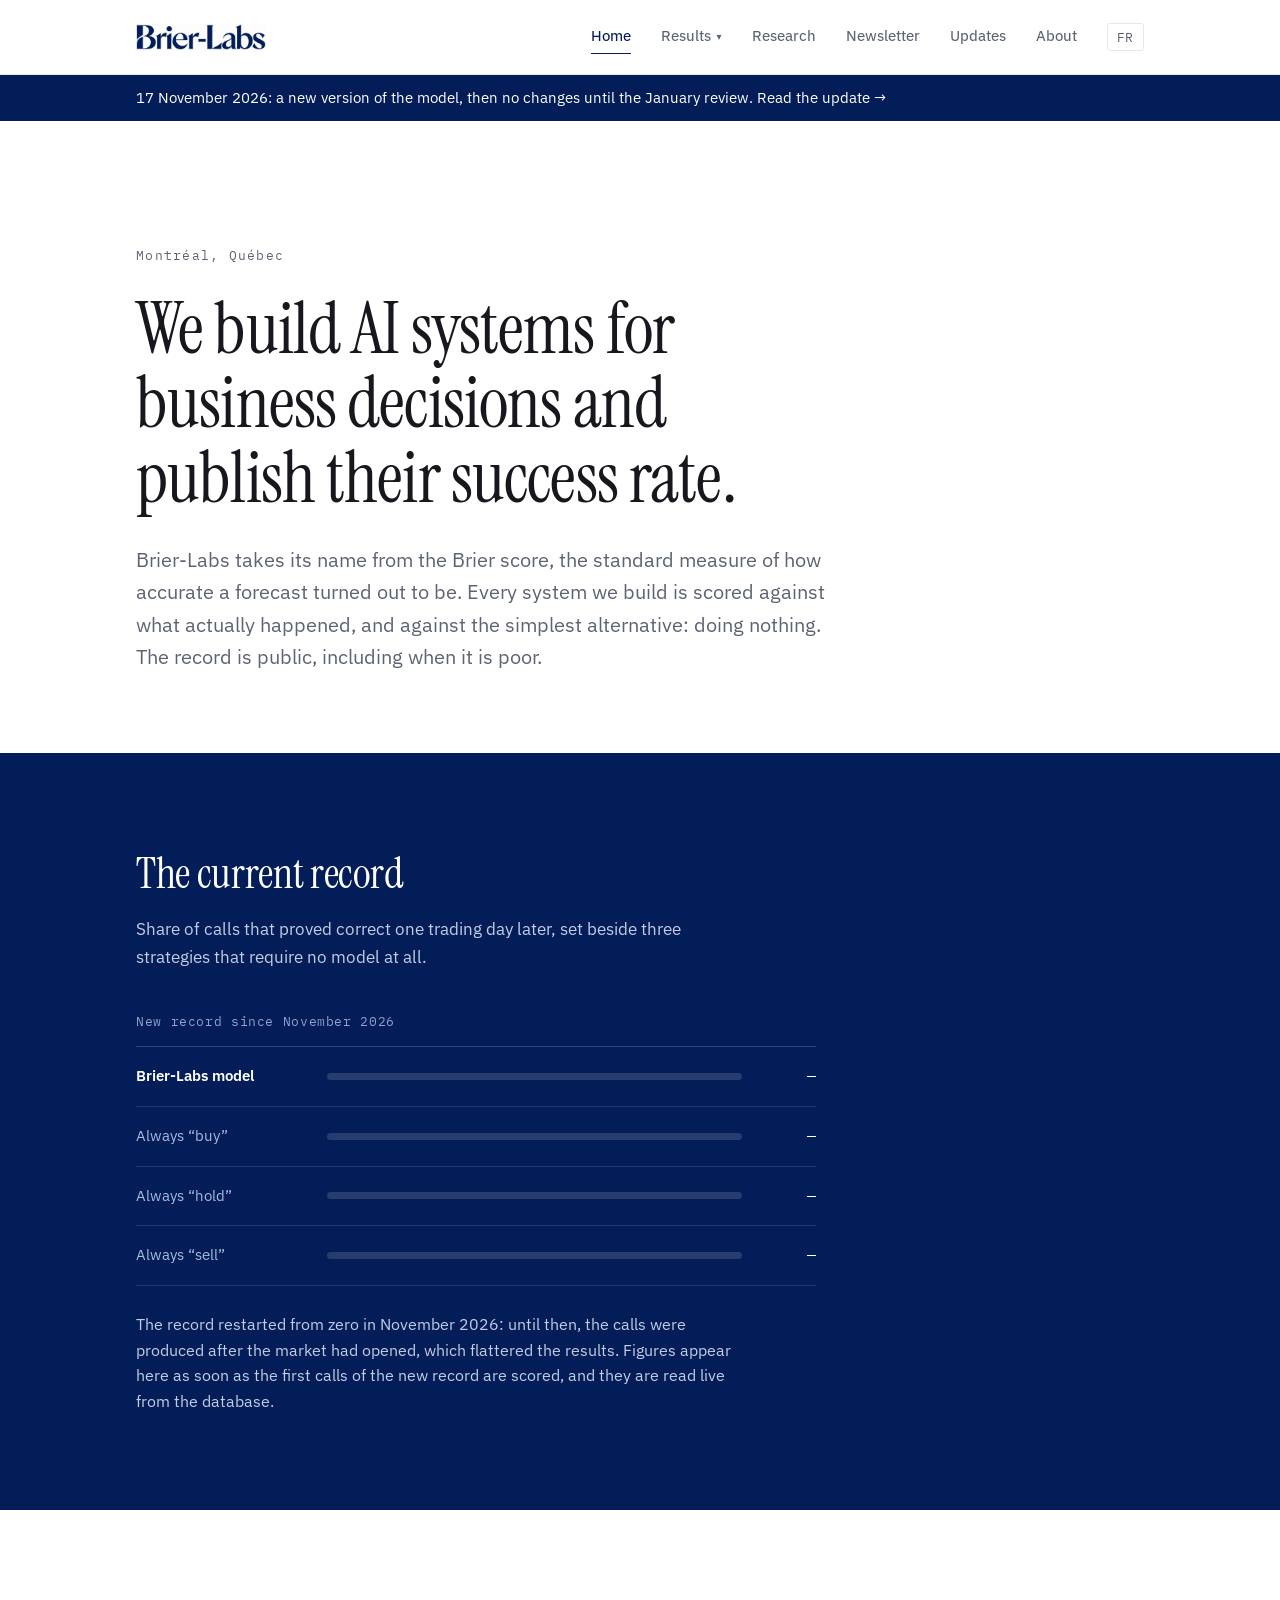
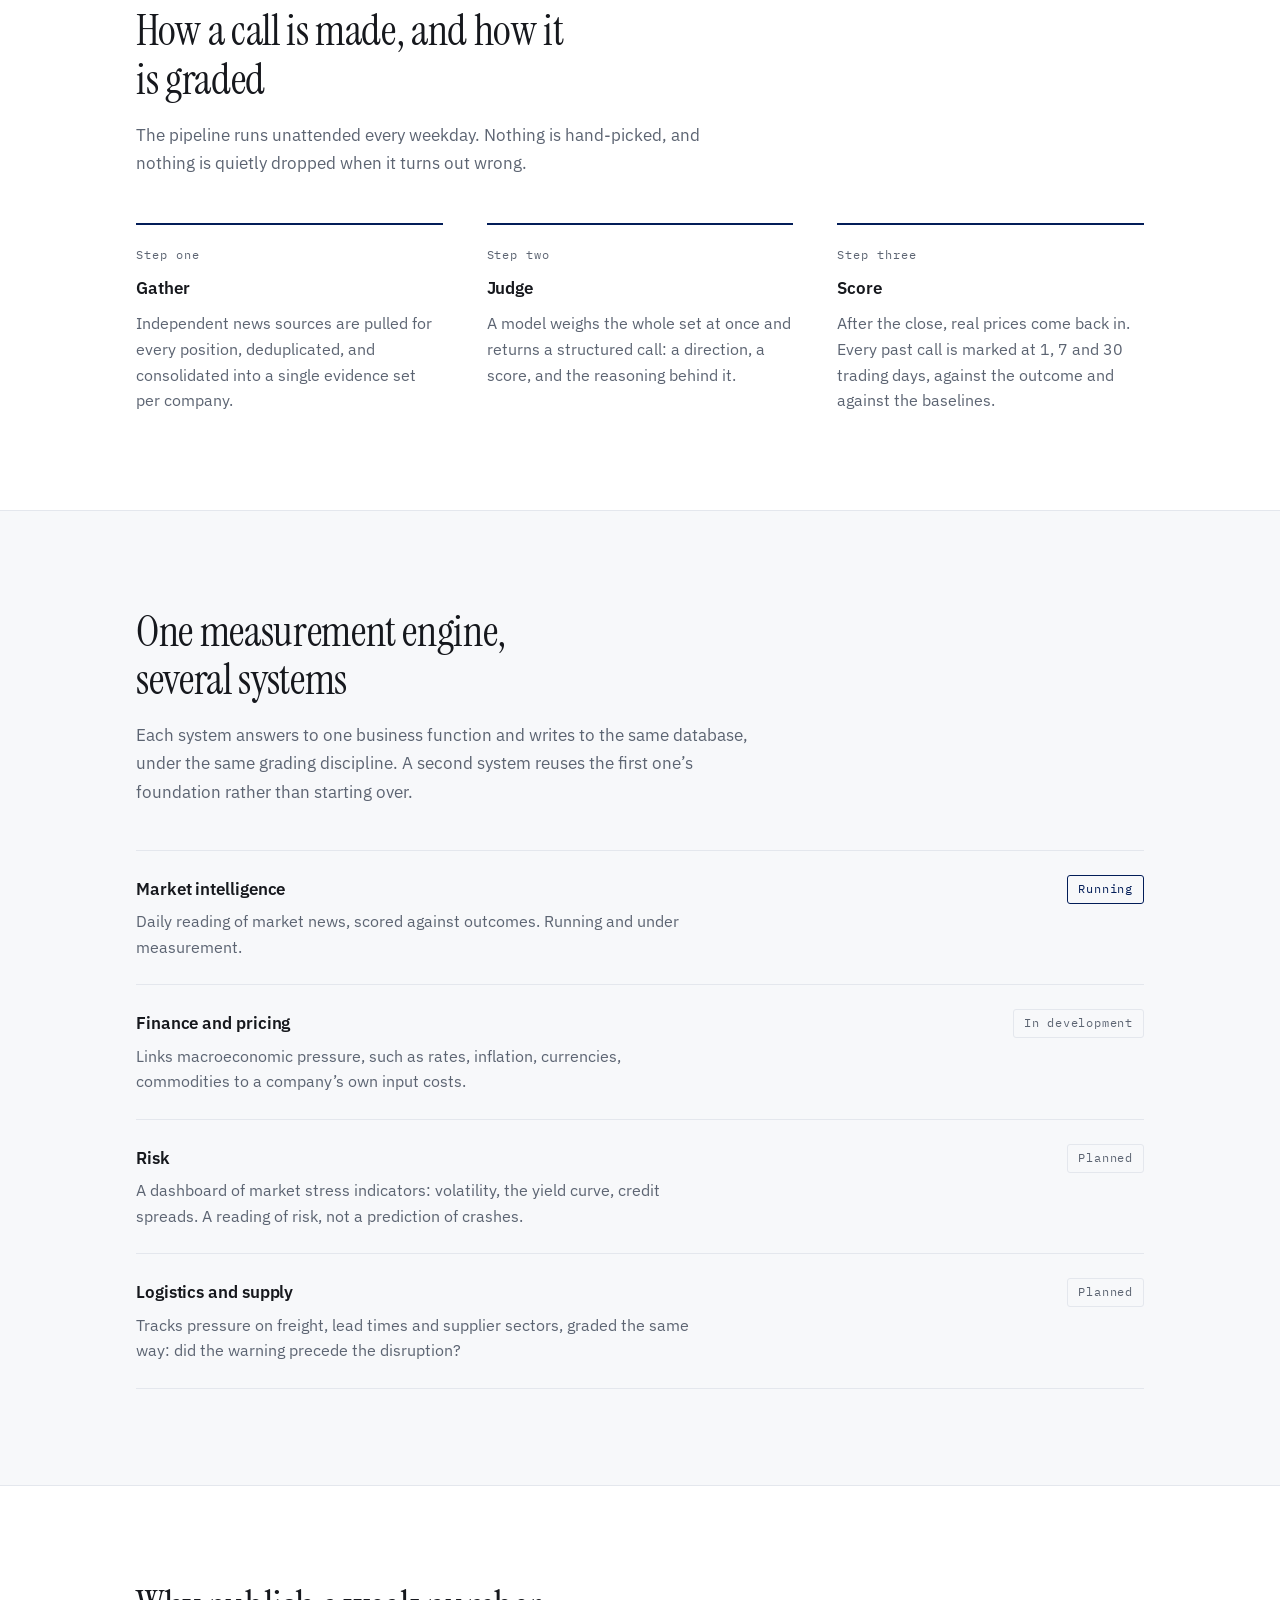
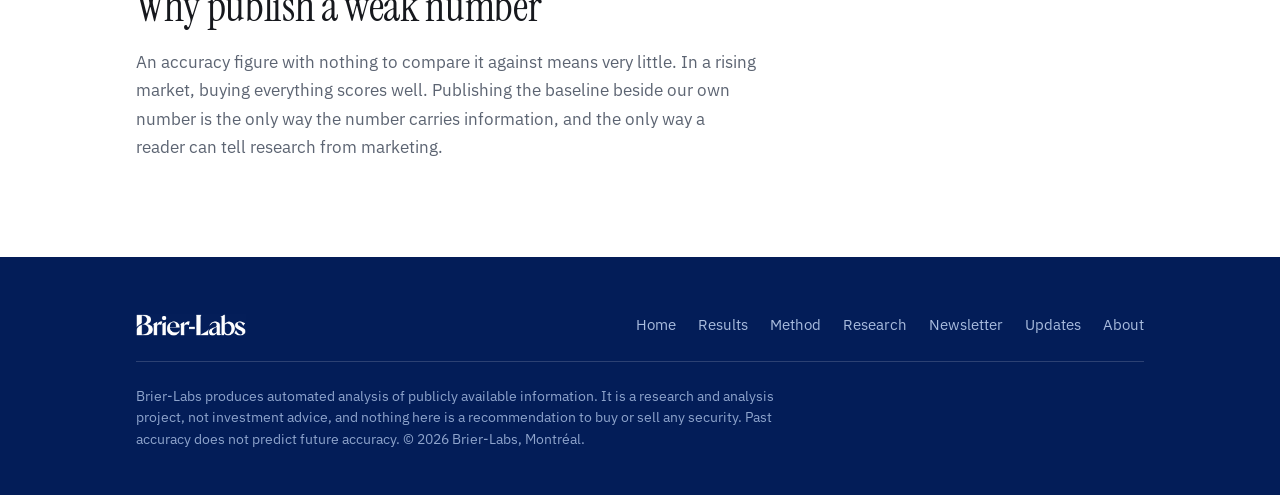
<file: index.html>
<!DOCTYPE html>
<html lang="en">
<head>
  <!-- Google tag (GTM-K6XMQ34F) : mesure d'audience, juste après <head> comme le demande Google -->
  <script async src="https://www.googletagmanager.com/gtm.js?id=GTM-K6XMQ34F"></script>
  <script>
    window.dataLayer = window.dataLayer || [];
    function gtag(){dataLayer.push(arguments);}
    gtag('js', new Date());
  </script>
<meta charset="utf-8">
<meta name="viewport" content="width=device-width, initial-scale=1">
<title>Brier-Labs — AI systems, measured</title>
<meta name="description" content="Brier-Labs builds AI systems for business decisions and publishes how often they are right, scored against real outcomes and against doing nothing.">
<meta property="og:title" content="Brier-Labs — AI systems, measured">
<meta property="og:description" content="Every system we build is scored against what actually happened. The record is public, including when it is poor.">
<meta property="og:image" content="logo-wordmark.png">
<meta property="og:type" content="website">
<link rel="icon" href="favicon.png">
<link rel="preconnect" href="https://fonts.googleapis.com">
<link rel="preconnect" href="https://fonts.gstatic.com" crossorigin>
<link href="https://fonts.googleapis.com/css2?family=Instrument+Serif:ital@0;1&family=IBM+Plex+Sans:wght@400;450;600&family=IBM+Plex+Mono:wght@400;500&display=swap" rel="stylesheet">
<link rel="stylesheet" href="styles.css">
</head>
<body>

<nav class="nav">
  <div class="wrap nav-in">
    <a class="nav-logo" href="index.html"><img src="logo-wordmark.png" alt="Brier-Labs"></a>
    <div class="nav-menu">
      <a href="index.html" class="on" aria-current="page"><span lang="en">Home</span><span lang="fr">Accueil</span></a>
      <div class="nav-groupe">
        <button class="nav-deroule" type="button" aria-expanded="false" aria-controls="sous-resultats"><span lang="en">Results</span><span lang="fr">Résultats</span><span class="nav-fleche" aria-hidden="true">▾</span></button>
        <div class="nav-sous" id="sous-resultats" hidden>
          <a href="results.html"><span lang="en">Daily results</span><span lang="fr">Résultats quotidiens</span></a>
          <a href="method.html"><span lang="en">Method</span><span lang="fr">Méthode</span></a>
        </div>
      </div>
      <a href="research.html"><span lang="en">Research</span><span lang="fr">Recherche</span></a>
      <a href="newsletter.html"><span lang="en">Newsletter</span><span lang="fr">Newsletter</span></a>
      <a href="updates.html"><span lang="en">Updates</span><span lang="fr">Mises à jour</span></a>
      <a href="about.html"><span lang="en">About</span><span lang="fr">À propos</span></a>
      <button class="lang" type="button">FR</button>
    </div>
  </div>
</nav>

<div class="annonce">
  <div class="wrap">
    <a href="updates.html#2026-11-17"><span lang="en">17 November 2026: a new version of the model, then no changes until the January review. Read the update →</span><span lang="fr">17 novembre 2026 : une nouvelle version du modèle, puis aucun changement avant le bilan de janvier. Lire la mise à jour →</span></a>
  </div>
</div>

<header class="hero">
  <div class="wrap">
    <p class="eyebrow"><span lang="en">Montréal, Québec</span><span lang="fr">Montréal, Québec</span></p>
    <h1 lang="en">We build AI systems for business decisions and publish their success rate.</h1>
    <h1 lang="fr">Nous construisons des systèmes d’IA pour la décision d’entreprise et nous publions leur taux de réussite.</h1>
    <p class="lede" lang="en">Brier-Labs takes its name from the Brier score, the standard measure of how accurate a forecast turned out to be. Every system we build is scored against what actually happened, and against the simplest alternative: doing nothing. The record is public, including when it is poor.</p>
    <p class="lede" lang="fr">Brier-Labs tient son nom du score de Brier, la mesure standard de la justesse d’une prévision. Chaque système que nous construisons est confronté à ce qui s’est réellement passé, et à l’option la plus simple : ne rien faire. Le relevé est public, y compris quand il est mauvais.</p>
  </div>
</header>

<section class="dark">
  <div class="wrap">
    <h2 lang="en">The current record</h2>
    <h2 lang="fr">Le relevé actuel</h2>
    <p class="sec-intro" lang="en">Share of calls that proved correct one trading day later, set beside three strategies that require no model at all.</p>
    <p class="sec-intro" lang="fr">Part des appels qui se sont avérés justes un jour de bourse plus tard, placée à côté de trois stratégies qui ne demandent aucun modèle.</p>

    <!-- Remplace en direct par data.js. Ce texte et ces barres vides ne
         restent visibles que si la base est injoignable. Pas de chiffres
         ecrits en dur : ils deviendraient faux sans que personne le voie. -->
    <div class="record">
      <div class="record-meta">
        <span lang="en">New record since November 2026</span>
        <span lang="fr">Nouveau relevé depuis novembre 2026</span>
      </div>

      <div class="row mine">
        <div class="row-name"><span lang="en">Brier-Labs model</span><span lang="fr">Modèle Brier-Labs</span></div>
        <div class="bar"><span style="width:0%"></span></div>
        <div class="row-val">—</div>
      </div>
      <div class="row">
        <div class="row-name"><span lang="en">Always “buy”</span><span lang="fr">Toujours « acheter »</span></div>
        <div class="bar"><span style="width:0%"></span></div>
        <div class="row-val">—</div>
      </div>
      <div class="row">
        <div class="row-name"><span lang="en">Always “hold”</span><span lang="fr">Toujours « conserver »</span></div>
        <div class="bar"><span style="width:0%"></span></div>
        <div class="row-val">—</div>
      </div>
      <div class="row">
        <div class="row-name"><span lang="en">Always “sell”</span><span lang="fr">Toujours « vendre »</span></div>
        <div class="bar"><span style="width:0%"></span></div>
        <div class="row-val">—</div>
      </div>

      <p class="read" lang="en">The record restarted from zero in November 2026: until then, the calls were produced after the market had opened, which flattered the results. Figures appear here as soon as the first calls of the new record are scored, and they are read live from the database.</p>
      <p class="read" lang="fr">Le relevé est reparti de zéro en novembre 2026 : jusque-là, les appels étaient produits après l’ouverture du marché, ce qui flattait les résultats. Les chiffres apparaissent ici dès que les premiers appels du nouveau relevé sont notés, et ils sont lus en direct dans la base.</p>
    </div>
  </div>
</section>

<section>
  <div class="wrap">
    <h2 lang="en">How a call is made, and how it is graded</h2>
    <h2 lang="fr">Comment un appel est produit, et comment il est noté</h2>
    <p class="sec-intro" lang="en">The pipeline runs unattended every weekday. Nothing is hand-picked, and nothing is quietly dropped when it turns out wrong.</p>
    <p class="sec-intro" lang="fr">Le pipeline tourne seul chaque jour ouvré. Rien n’est trié à la main, et rien n’est discrètement écarté lorsque le résultat déplaît.</p>

    <div class="steps">
      <div class="step">
        <div class="step-n"><span lang="en">Step one</span><span lang="fr">Étape une</span></div>
        <h3><span lang="en">Gather</span><span lang="fr">Collecter</span></h3>
        <p lang="en">Independent news sources are pulled for every position, deduplicated, and consolidated into a single evidence set per company.</p>
        <p lang="fr">Des sources d’actualité indépendantes sont interrogées pour chaque position, dédupliquées, et réunies en un seul ensemble par entreprise.</p>
      </div>
      <div class="step">
        <div class="step-n"><span lang="en">Step two</span><span lang="fr">Étape deux</span></div>
        <h3><span lang="en">Judge</span><span lang="fr">Analyser</span></h3>
        <p lang="en">A model weighs the whole set at once and returns a structured call: a direction, a score, and the reasoning behind it.</p>
        <p lang="fr">Un modèle pèse l’ensemble d’un seul tenant et renvoie un appel structuré : une direction, un score, et le raisonnement qui les soutient.</p>
      </div>
      <div class="step">
        <div class="step-n"><span lang="en">Step three</span><span lang="fr">Étape trois</span></div>
        <h3><span lang="en">Score</span><span lang="fr">Mesurer</span></h3>
        <p lang="en">After the close, real prices come back in. Every past call is marked at 1, 7 and 30 trading days, against the outcome and against the baselines.</p>
        <p lang="fr">Après la clôture, les prix réels reviennent. Chaque appel passé est noté à 1, 7 et 30 jours de bourse, contre le résultat et contre les références.</p>
      </div>
    </div>
  </div>
</section>

<section class="band">
  <div class="wrap">
    <h2 lang="en">One measurement engine, several systems</h2>
    <h2 lang="fr">Un moteur de mesure, plusieurs systèmes</h2>
    <p class="sec-intro" lang="en">Each system answers to one business function and writes to the same database, under the same grading discipline. A second system reuses the first one’s foundation rather than starting over.</p>
    <p class="sec-intro" lang="fr">Chaque système répond à une fonction de l’entreprise et écrit dans la même base, sous la même discipline de notation. Un second système réutilise les fondations du premier plutôt que de repartir de zéro.</p>

    <div class="mods">
      <div class="mod">
        <div>
          <h3><span lang="en">Market intelligence</span><span lang="fr">Intelligence de marché</span></h3>
          <p lang="en">Daily reading of market news, scored against outcomes. Running and under measurement.</p>
          <p lang="fr">Lecture quotidienne de l’actualité des marchés, notée contre les résultats. En fonctionnement, en cours de mesure.</p>
        </div>
        <span class="tag live"><span lang="en">Running</span><span lang="fr">En service</span></span>
      </div>
      <div class="mod">
        <div>
          <h3><span lang="en">Finance and pricing</span><span lang="fr">Finance et tarification</span></h3>
          <p lang="en">Links macroeconomic pressure, such as rates, inflation, currencies, commodities to a company’s own input costs.</p>
          <p lang="fr">Relie la pression macroéconomique comme les taux, l’inflation, les devises, ou les matières premières aux coûts d’approvisionnement d’une entreprise.</p>
        </div>
        <span class="tag"><span lang="en">In development</span><span lang="fr">En développement</span></span>
      </div>
      <div class="mod">
        <div>
          <h3><span lang="en">Risk</span><span lang="fr">Risque</span></h3>
          <p lang="en">A dashboard of market stress indicators: volatility, the yield curve, credit spreads. A reading of risk, not a prediction of crashes.</p>
          <p lang="fr">Un tableau de bord des indicateurs de tension: volatilité, courbe des taux, écarts de crédit. Une lecture du risque, pas une prédiction de krach.</p>
        </div>
        <span class="tag"><span lang="en">Planned</span><span lang="fr">Prévu</span></span>
      </div>
      <div class="mod">
        <div>
          <h3><span lang="en">Logistics and supply</span><span lang="fr">Logistique et approvisionnement</span></h3>
          <p lang="en">Tracks pressure on freight, lead times and supplier sectors, graded the same way: did the warning precede the disruption?</p>
          <p lang="fr">Suit les tensions sur le fret, les délais et les secteurs fournisseurs, notée de la même façon : l’alerte a-t-elle précédé la perturbation ?</p>
        </div>
        <span class="tag"><span lang="en">Planned</span><span lang="fr">Prévu</span></span>
      </div>
    </div>
  </div>
</section>

<section>
  <div class="wrap"><div class="narrow">
    <h2 lang="en">Why publish a weak number</h2>
    <h2 lang="fr">Pourquoi publier un chiffre faible</h2>
    <p class="sec-intro" lang="en">An accuracy figure with nothing to compare it against means very little. In a rising market, buying everything scores well. Publishing the baseline beside our own number is the only way the number carries information, and the only way a reader can tell research from marketing.</p>
    <p class="sec-intro" lang="fr">Un taux de justesse sans point de comparaison ne dit presque rien. Dans un marché haussier, tout acheter obtient un bon score. Publier la référence à côté de notre propre chiffre est la seule façon pour que ce chiffre porte une information, et la seule façon pour un lecteur de distinguer la recherche du marketing.</p>
  </div></div>
</section>

<footer>
  <div class="wrap">
    <div class="foot-top">
      <img src="logo-wordmark-white.png" alt="Brier-Labs">
      <div class="foot-links">
        <a href="index.html"><span lang="en">Home</span><span lang="fr">Accueil</span></a>
        <a href="results.html"><span lang="en">Results</span><span lang="fr">Résultats</span></a>
        <a href="method.html"><span lang="en">Method</span><span lang="fr">Méthode</span></a>
        <a href="research.html"><span lang="en">Research</span><span lang="fr">Recherche</span></a>
        <a href="newsletter.html"><span lang="en">Newsletter</span><span lang="fr">Newsletter</span></a>
        <a href="updates.html"><span lang="en">Updates</span><span lang="fr">Mises à jour</span></a>
        <a href="about.html"><span lang="en">About</span><span lang="fr">À propos</span></a>
      </div>
    </div>
    <p class="disclaimer" lang="en">Brier-Labs produces automated analysis of publicly available information. It is a research and analysis project, not investment advice, and nothing here is a recommendation to buy or sell any security. Past accuracy does not predict future accuracy. © 2026 Brier-Labs, Montréal.</p>
    <p class="disclaimer" lang="fr">Brier-Labs produit une analyse automatisée d’informations publiquement disponibles. Il s’agit d’un projet de recherche et d’analyse, non d’un conseil en investissement, et rien ici ne constitue une recommandation d’achat ou de vente. La justesse passée ne préjuge pas de la justesse future. © 2026 Brier-Labs, Montréal.</p>
  </div>
</footer>

<script src="reports.js"></script>
<script src="config.js"></script>
<script src="site.js"></script>
<script src="data.js"></script>
</body>
</html>
</file>
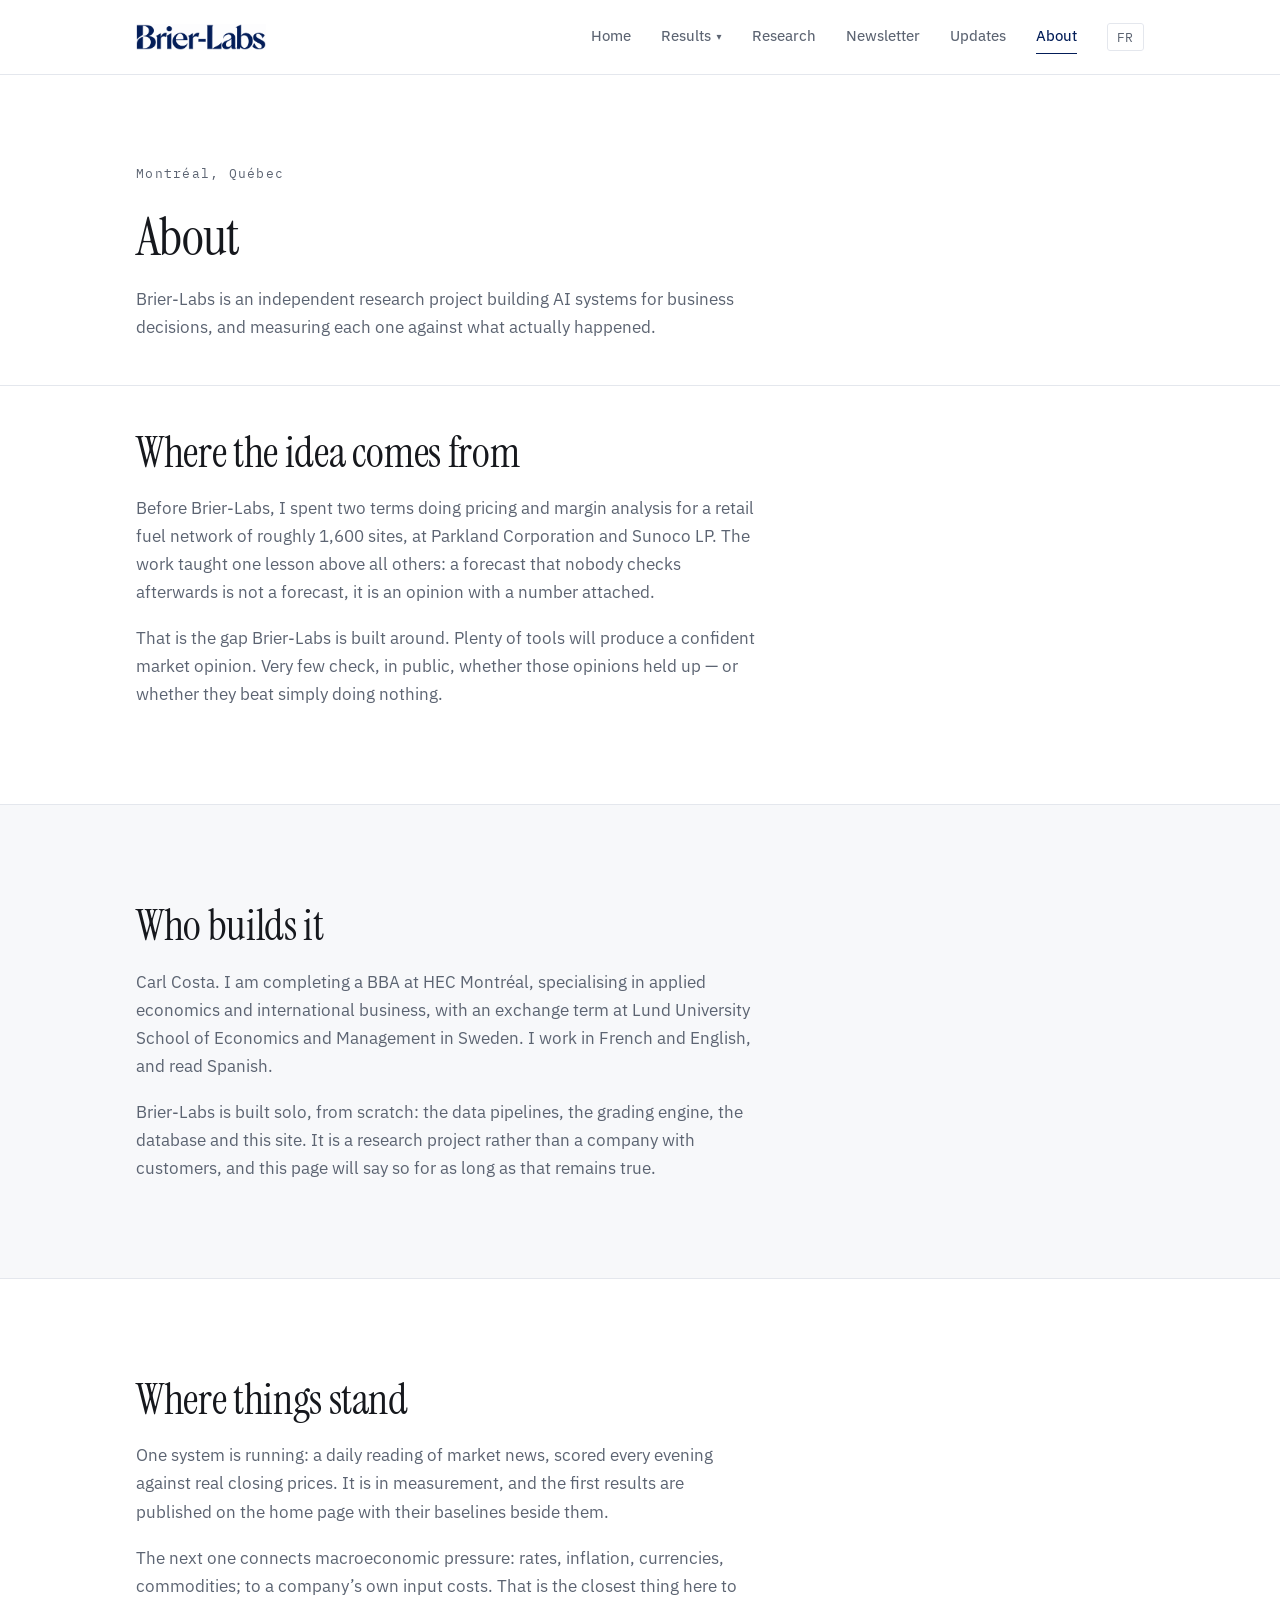
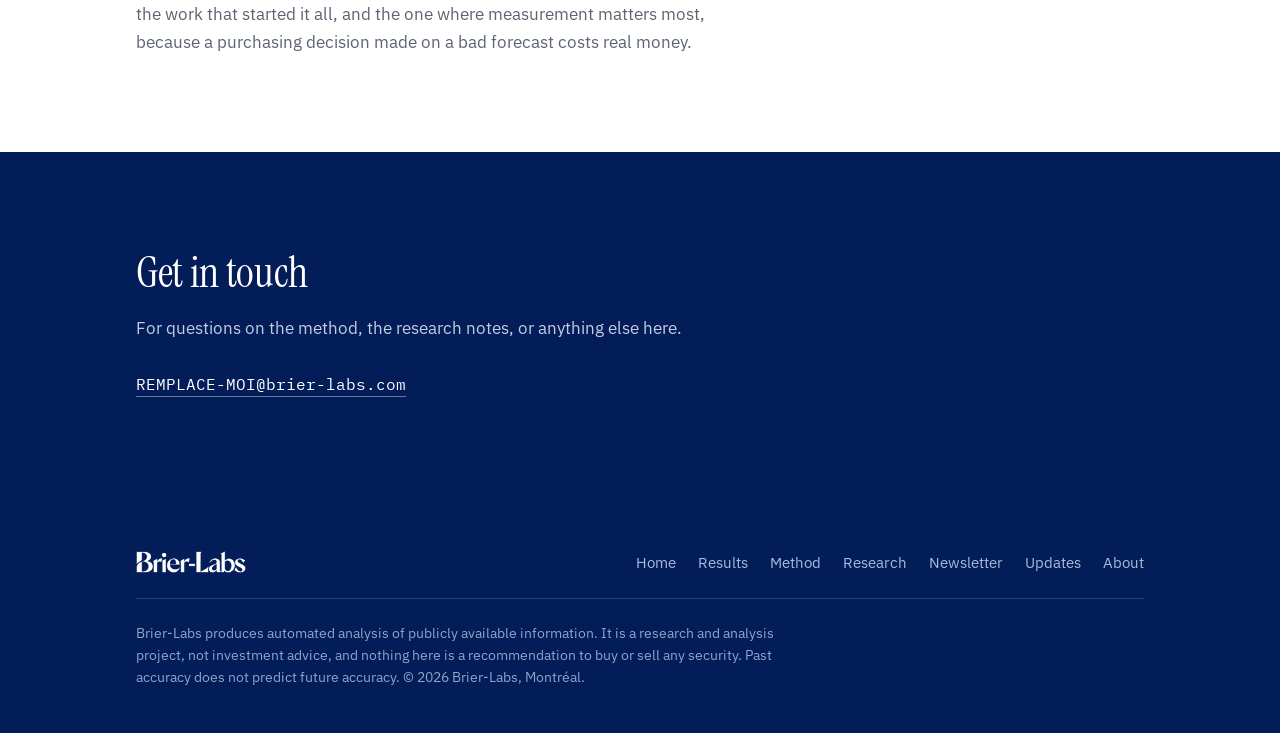
<file: about.html>
<!DOCTYPE html>
<html lang="en">
<head>
  <!-- Google tag (GTM-K6XMQ34F) : mesure d'audience, juste après <head> comme le demande Google -->
  <script async src="https://www.googletagmanager.com/gtm.js?id=GTM-K6XMQ34F"></script>
  <script>
    window.dataLayer = window.dataLayer || [];
    function gtag(){dataLayer.push(arguments);}
    gtag('js', new Date());
  </script>
<meta charset="utf-8">
<meta name="viewport" content="width=device-width, initial-scale=1">
<title>About — Brier-Labs</title>
<meta name="description" content="Who builds Brier-Labs, where the idea comes from, and how to get in touch.">
<link rel="icon" href="favicon.png">
<link rel="preconnect" href="https://fonts.googleapis.com">
<link rel="preconnect" href="https://fonts.gstatic.com" crossorigin>
<link href="https://fonts.googleapis.com/css2?family=Instrument+Serif:ital@0;1&family=IBM+Plex+Sans:wght@400;450;600&family=IBM+Plex+Mono:wght@400;500&display=swap" rel="stylesheet">
<link rel="stylesheet" href="styles.css">
</head>
<body>

<nav class="nav">
  <div class="wrap nav-in">
    <a class="nav-logo" href="index.html"><img src="logo-wordmark.png" alt="Brier-Labs"></a>
    <div class="nav-menu">
      <a href="index.html"><span lang="en">Home</span><span lang="fr">Accueil</span></a>
      <div class="nav-groupe">
        <button class="nav-deroule" type="button" aria-expanded="false" aria-controls="sous-resultats"><span lang="en">Results</span><span lang="fr">Résultats</span><span class="nav-fleche" aria-hidden="true">▾</span></button>
        <div class="nav-sous" id="sous-resultats" hidden>
          <a href="results.html"><span lang="en">Daily results</span><span lang="fr">Résultats quotidiens</span></a>
          <a href="method.html"><span lang="en">Method</span><span lang="fr">Méthode</span></a>
        </div>
      </div>
      <a href="research.html"><span lang="en">Research</span><span lang="fr">Recherche</span></a>
      <a href="newsletter.html"><span lang="en">Newsletter</span><span lang="fr">Newsletter</span></a>
      <a href="updates.html"><span lang="en">Updates</span><span lang="fr">Mises à jour</span></a>
      <a href="about.html" class="on" aria-current="page"><span lang="en">About</span><span lang="fr">À propos</span></a>
      <button class="lang" type="button">FR</button>
    </div>
  </div>
</nav>

<header class="page-head">
  <div class="wrap">
    <p class="eyebrow"><span lang="en">Montréal, Québec</span><span lang="fr">Montréal, Québec</span></p>
    <h1 lang="en">About</h1>
    <h1 lang="fr">À propos</h1>
    <p class="lede" lang="en">Brier-Labs is an independent research project building AI systems for business decisions, and measuring each one against what actually happened.</p>
    <p class="lede" lang="fr">Brier-Labs est un projet de recherche indépendant qui construit des systèmes d’IA pour la décision d’entreprise, et mesure chacun d’eux contre ce qui s’est réellement passé.</p>
  </div>
</header>

<section class="section-tight">
  <div class="wrap"><div class="narrow">

    <h2 lang="en">Where the idea comes from</h2>
    <h2 lang="fr">D’où vient l’idée</h2>
    <p class="sec-intro" lang="en">Before Brier-Labs, I spent two terms doing pricing and margin analysis for a retail fuel network of roughly 1,600 sites, at Parkland Corporation and Sunoco LP. The work taught one lesson above all others: a forecast that nobody checks afterwards is not a forecast, it is an opinion with a number attached.</p>
    <p class="sec-intro" lang="fr">Avant Brier-Labs, j’ai passé deux sessions à faire de l’analyse de prix et de marges pour un réseau de détail d’environ 1 600 sites, chez Parkland Corporation et Sunoco LP. Ce travail m’a appris une chose avant toutes les autres : une prévision que personne ne vérifie ensuite n’est pas une prévision, c’est une opinion avec un chiffre dessus.</p>
    <p class="sec-intro" lang="en">That is the gap Brier-Labs is built around. Plenty of tools will produce a confident market opinion. Very few check, in public, whether those opinions held up — or whether they beat simply doing nothing.</p>
    <p class="sec-intro" lang="fr">C’est précisément l’écart autour duquel Brier-Labs est construit. Beaucoup d’outils produisent une opinion de marché assurée. Très peu vérifient, publiquement, si ces opinions ont tenu — ou si elles ont fait mieux que de ne rien faire du tout.</p>

  </div></div>
</section>

<section class="band">
  <div class="wrap"><div class="narrow">

    <h2 lang="en">Who builds it</h2>
    <h2 lang="fr">Qui le construit</h2>
    <p class="sec-intro" lang="en">Carl Costa. I am completing a BBA at HEC Montréal, specialising in applied economics and international business, with an exchange term at Lund University School of Economics and Management in Sweden. I work in French and English, and read Spanish.</p>
    <p class="sec-intro" lang="fr">Carl Costa. Je termine un BAA à HEC Montréal, spécialisé en économie appliquée et en affaires internationales, avec une session d’échange à la Lund University School of Economics and Management, en Suède. Je travaille en français et en anglais, et je lis l’espagnol.</p>
    <p class="sec-intro" lang="en">Brier-Labs is built solo, from scratch: the data pipelines, the grading engine, the database and this site. It is a research project rather than a company with customers, and this page will say so for as long as that remains true.</p>
    <p class="sec-intro" lang="fr">Brier-Labs est construit seul, de zéro : les pipelines de données, le moteur de notation, la base de données et ce site. C’est un projet de recherche et non une entreprise avec des clients, et cette page le dira aussi longtemps que ce sera vrai.</p>

  </div></div>
</section>

<section>
  <div class="wrap"><div class="narrow">

    <h2 lang="en">Where things stand</h2>
    <h2 lang="fr">Où en sont les choses</h2>
    <p class="sec-intro" lang="en">One system is running: a daily reading of market news, scored every evening against real closing prices. It is in measurement, and the first results are published on the home page with their baselines beside them.</p>
    <p class="sec-intro" lang="fr">Un système tourne : une lecture quotidienne de l’actualité des marchés, notée chaque soir contre les cours de clôture réels. Il est en cours de mesure, et les premiers résultats sont publiés sur la page d’accueil avec leurs références à côté.</p>
    <p class="sec-intro" lang="en">The next one connects macroeconomic pressure: rates, inflation, currencies, commodities; to a company’s own input costs. That is the closest thing here to the work that started it all, and the one where measurement matters most, because a purchasing decision made on a bad forecast costs real money.</p>
    <p class="sec-intro" lang="fr">Le suivant relie la pression macroéconomique: taux, inflation, devises, matières premières; aux coûts d’approvisionnement d’une entreprise. C’est ce qui se rapproche le plus du travail à l’origine de tout ceci, et le cas où la mesure compte le plus, parce qu’une décision d’achat prise sur une mauvaise prévision coûte de l’argent réel.</p>

  </div></div>
</section>

<section class="dark">
  <div class="wrap"><div class="narrow">

    <h2 lang="en">Get in touch</h2>
    <h2 lang="fr">Me joindre</h2>
    <p class="sec-intro" lang="en">For questions on the method, the research notes, or anything else here.</p>
    <p class="sec-intro" lang="fr">Pour toute question sur la méthode, les notes de recherche, ou quoi que ce soit d’autre ici.</p>
    <p class="contact"><a href="mailto:REMPLACE-MOI@brier-labs.com">REMPLACE-MOI@brier-labs.com</a></p>

  </div></div>
</section>

<footer>
  <div class="wrap">
    <div class="foot-top">
      <img src="logo-wordmark-white.png" alt="Brier-Labs">
      <div class="foot-links">
        <a href="index.html"><span lang="en">Home</span><span lang="fr">Accueil</span></a>
        <a href="results.html"><span lang="en">Results</span><span lang="fr">Résultats</span></a>
        <a href="method.html"><span lang="en">Method</span><span lang="fr">Méthode</span></a>
        <a href="research.html"><span lang="en">Research</span><span lang="fr">Recherche</span></a>
        <a href="newsletter.html"><span lang="en">Newsletter</span><span lang="fr">Newsletter</span></a>
        <a href="updates.html"><span lang="en">Updates</span><span lang="fr">Mises à jour</span></a>
        <a href="about.html"><span lang="en">About</span><span lang="fr">À propos</span></a>
      </div>
    </div>
    <p class="disclaimer" lang="en">Brier-Labs produces automated analysis of publicly available information. It is a research and analysis project, not investment advice, and nothing here is a recommendation to buy or sell any security. Past accuracy does not predict future accuracy. © 2026 Brier-Labs, Montréal.</p>
    <p class="disclaimer" lang="fr">Brier-Labs produit une analyse automatisée d’informations publiquement disponibles. Il s’agit d’un projet de recherche et d’analyse, non d’un conseil en investissement, et rien ici ne constitue une recommandation d’achat ou de vente. La justesse passée ne préjuge pas de la justesse future. © 2026 Brier-Labs, Montréal.</p>
  </div>
</footer>

<script src="reports.js"></script>
<script src="site.js"></script>
</body>
</html>
</file>
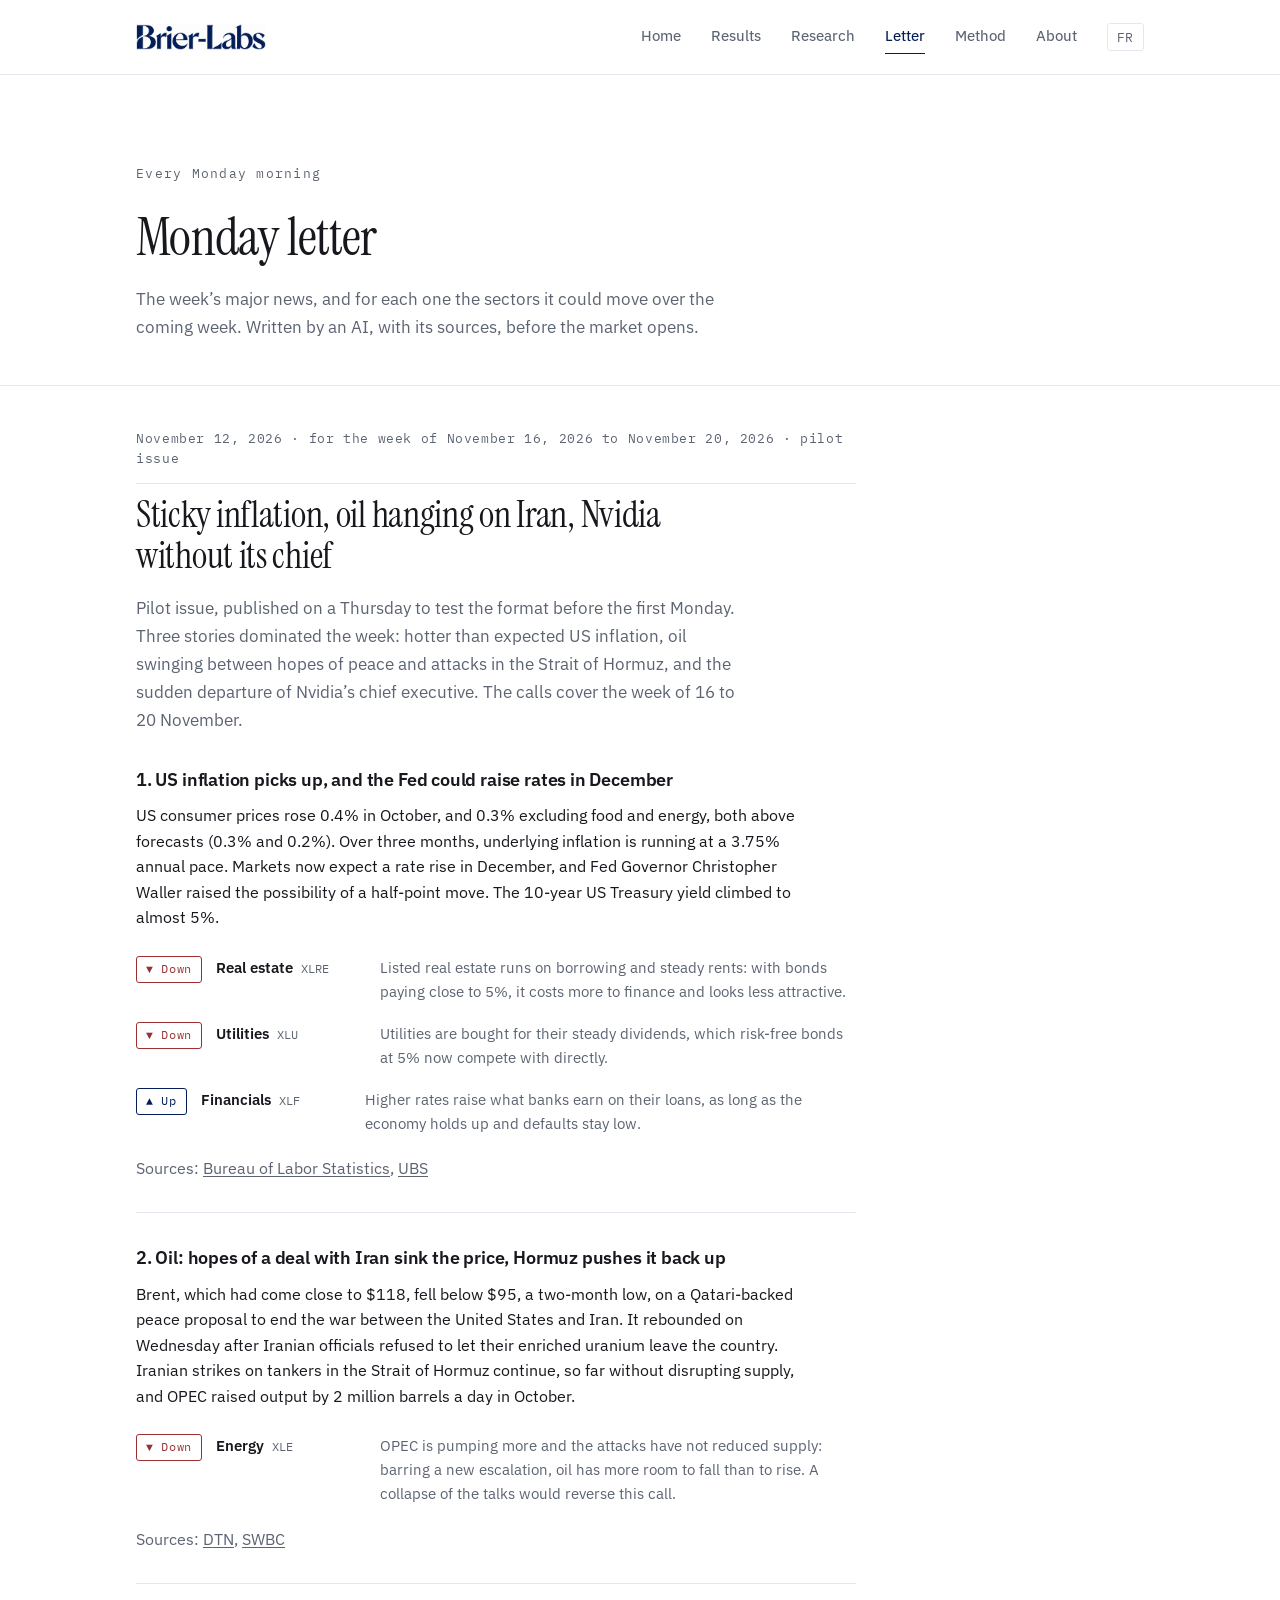
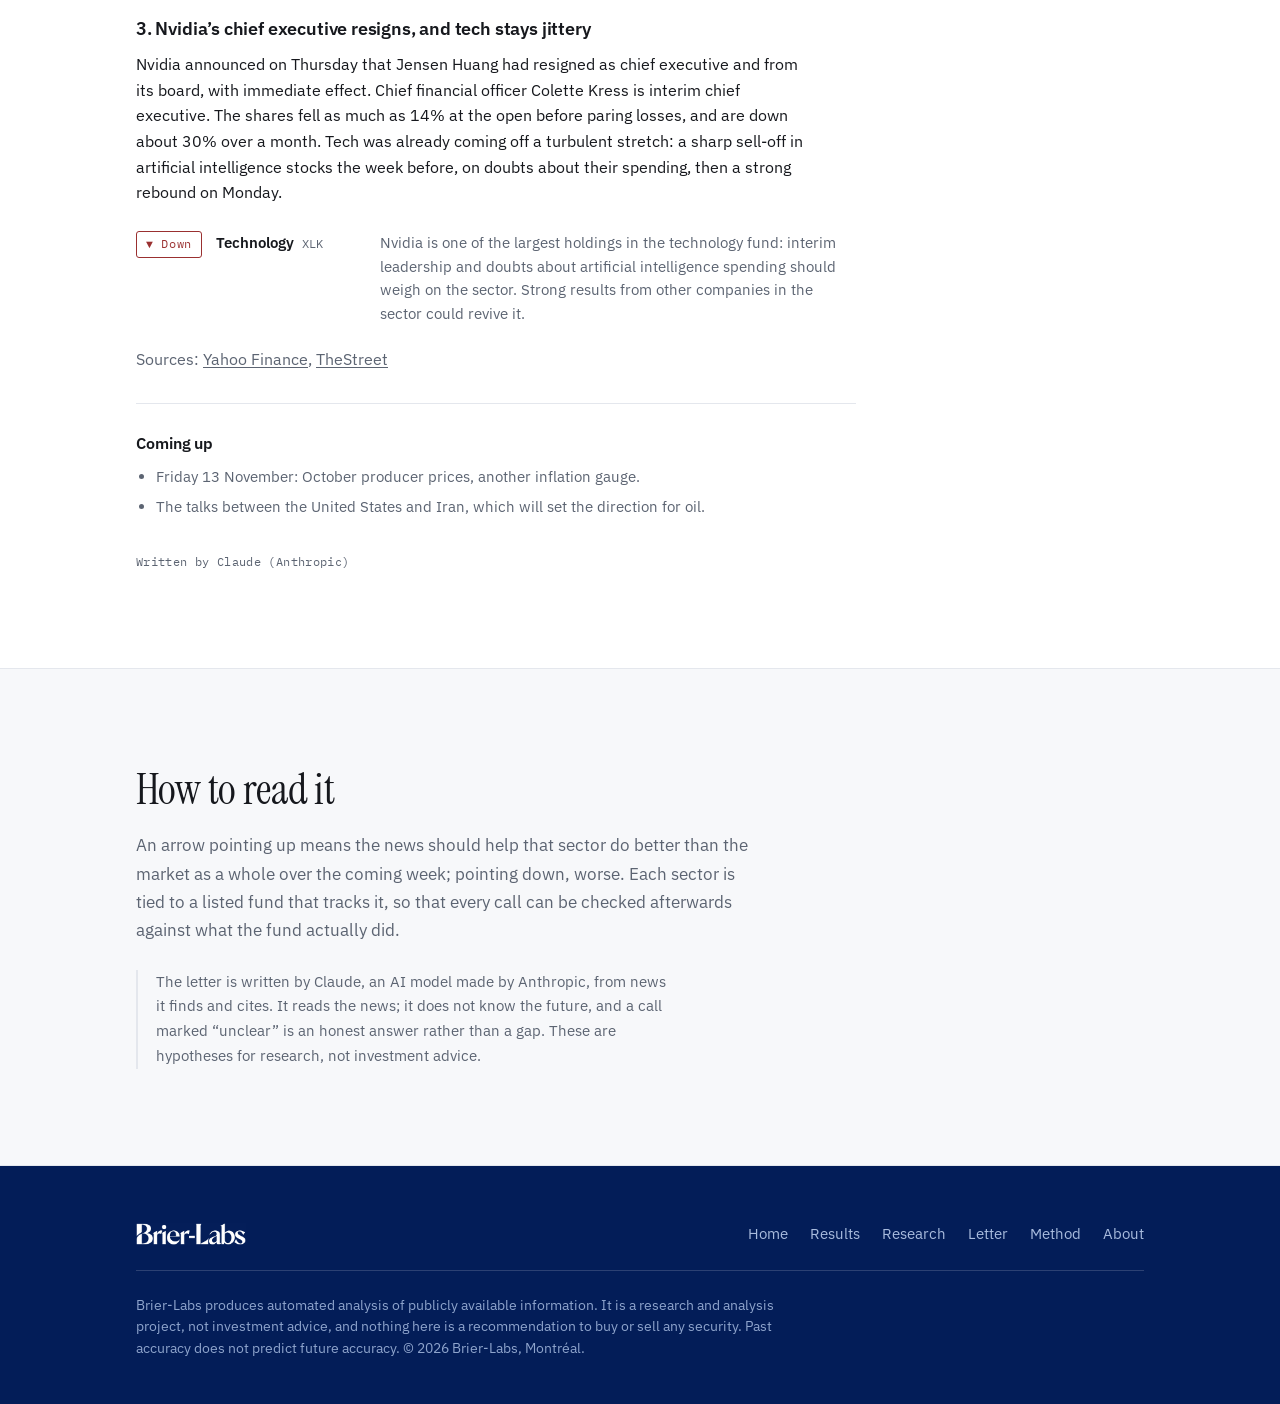
<file: lettre.html>
<!DOCTYPE html>
<html lang="en">
<head>
<meta charset="utf-8">
<meta name="viewport" content="width=device-width, initial-scale=1">
<title>Monday letter — Brier-Labs</title>
<meta name="description" content="Every Monday, the week’s major news and the sectors each one could move, written by an AI and checked against what the market actually did.">
<link rel="icon" href="favicon.png">
<link rel="preconnect" href="https://fonts.googleapis.com">
<link rel="preconnect" href="https://fonts.gstatic.com" crossorigin>
<link href="https://fonts.googleapis.com/css2?family=Instrument+Serif:ital@0;1&family=IBM+Plex+Sans:wght@400;450;600&family=IBM+Plex+Mono:wght@400;500&display=swap" rel="stylesheet">
<link rel="stylesheet" href="styles.css">
</head>
<body>

<nav class="nav">
  <div class="wrap nav-in">
    <a class="nav-logo" href="index.html"><img src="logo-wordmark.png" alt="Brier-Labs"></a>
    <div class="nav-menu">
      <a href="index.html"><span lang="en">Home</span><span lang="fr">Accueil</span></a>
      <a href="results.html"><span lang="en">Results</span><span lang="fr">Résultats</span></a>
      <a href="research.html"><span lang="en">Research</span><span lang="fr">Recherche</span></a>
      <a href="lettre.html" class="on"><span lang="en">Letter</span><span lang="fr">Lettre</span></a>
      <a href="method.html"><span lang="en">Method</span><span lang="fr">Méthode</span></a>
      <a href="about.html"><span lang="en">About</span><span lang="fr">À propos</span></a>
      <button class="lang" type="button">FR</button>
    </div>
  </div>
</nav>

<header class="page-head">
  <div class="wrap">
    <p class="eyebrow"><span lang="en">Every Monday morning</span><span lang="fr">Chaque lundi matin</span></p>
    <h1 lang="en">Monday letter</h1>
    <h1 lang="fr">Lettre du lundi</h1>
    <p class="lede" lang="en">The week’s major news, and for each one the sectors it could move over the coming week. Written by an AI, with its sources, before the market opens.</p>
    <p class="lede" lang="fr">Les nouvelles majeures de la semaine et, pour chacune, les secteurs qu’elle pourrait faire bouger dans la semaine qui vient. Rédigée par une IA, avec ses sources, avant l’ouverture du marché.</p>
  </div>
</header>

<section class="section-tight">
  <div class="wrap"><div class="narrow">
    <div id="lettre">
      <p class="loading"><span lang="en">Loading the letter…</span><span lang="fr">Chargement de la lettre…</span></p>
    </div>
  </div></div>
</section>

<section class="band">
  <div class="wrap"><div class="narrow">
    <h2 lang="en">How to read it</h2>
    <h2 lang="fr">Comment la lire</h2>
    <p class="sec-intro" lang="en">An arrow pointing up means the news should help that sector do better than the market as a whole over the coming week; pointing down, worse. Each sector is tied to a listed fund that tracks it, so that every call can be checked afterwards against what the fund actually did.</p>
    <p class="sec-intro" lang="fr">Une flèche vers le haut signifie que la nouvelle devrait aider ce secteur à faire mieux que l’ensemble du marché dans la semaine qui vient ; vers le bas, moins bien. Chaque secteur est rattaché à un fonds coté qui le suit, pour que chaque prévision puisse être vérifiée ensuite contre ce que le fonds a réellement fait.</p>
    <p class="note" lang="en">The letter is written by Claude, an AI model made by Anthropic, from news it finds and cites. It reads the news; it does not know the future, and a call marked “unclear” is an honest answer rather than a gap. These are hypotheses for research, not investment advice.</p>
    <p class="note" lang="fr">La lettre est rédigée par Claude, un modèle d’IA conçu par Anthropic, à partir de nouvelles qu’il trouve et qu’il cite. Il lit l’actualité, il ne connaît pas l’avenir, et une prévision marquée « incertain » est une réponse honnête plutôt qu’un oubli. Ce sont des hypothèses de recherche, pas des conseils d’investissement.</p>
  </div></div>
</section>

<footer>
  <div class="wrap">
    <div class="foot-top">
      <img src="logo-wordmark-white.png" alt="Brier-Labs">
      <div class="foot-links">
        <a href="index.html"><span lang="en">Home</span><span lang="fr">Accueil</span></a>
        <a href="results.html"><span lang="en">Results</span><span lang="fr">Résultats</span></a>
        <a href="research.html"><span lang="en">Research</span><span lang="fr">Recherche</span></a>
        <a href="lettre.html"><span lang="en">Letter</span><span lang="fr">Lettre</span></a>
        <a href="method.html"><span lang="en">Method</span><span lang="fr">Méthode</span></a>
        <a href="about.html"><span lang="en">About</span><span lang="fr">À propos</span></a>
      </div>
    </div>
    <p class="disclaimer" lang="en">Brier-Labs produces automated analysis of publicly available information. It is a research and analysis project, not investment advice, and nothing here is a recommendation to buy or sell any security. Past accuracy does not predict future accuracy. © 2026 Brier-Labs, Montréal.</p>
    <p class="disclaimer" lang="fr">Brier-Labs produit une analyse automatisée d’informations publiquement disponibles. Il s’agit d’un projet de recherche et d’analyse, non d’un conseil en investissement, et rien ici ne constitue une recommandation d’achat ou de vente. La justesse passée ne préjuge pas de la justesse future. © 2026 Brier-Labs, Montréal.</p>
  </div>
</footer>

<script src="site.js"></script>
<script src="lettre.js"></script>
</body>
</html>
</file>
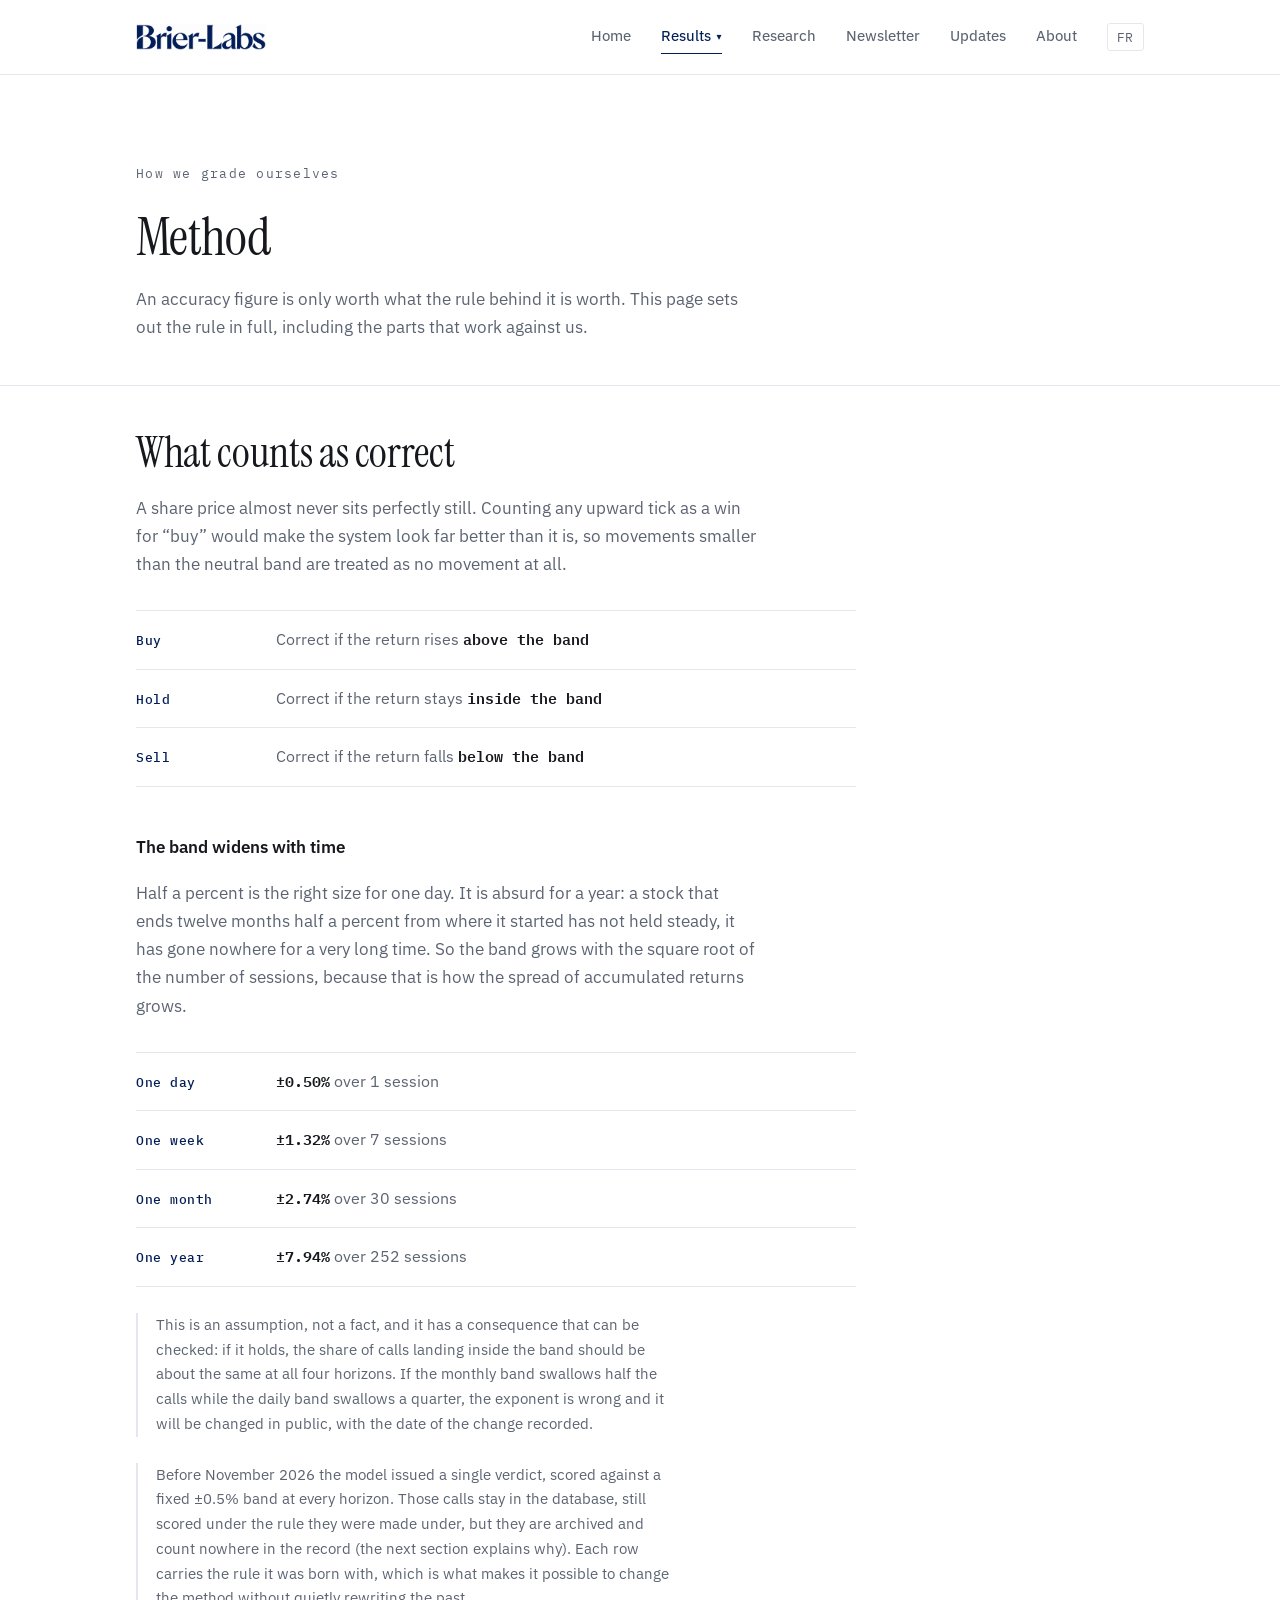
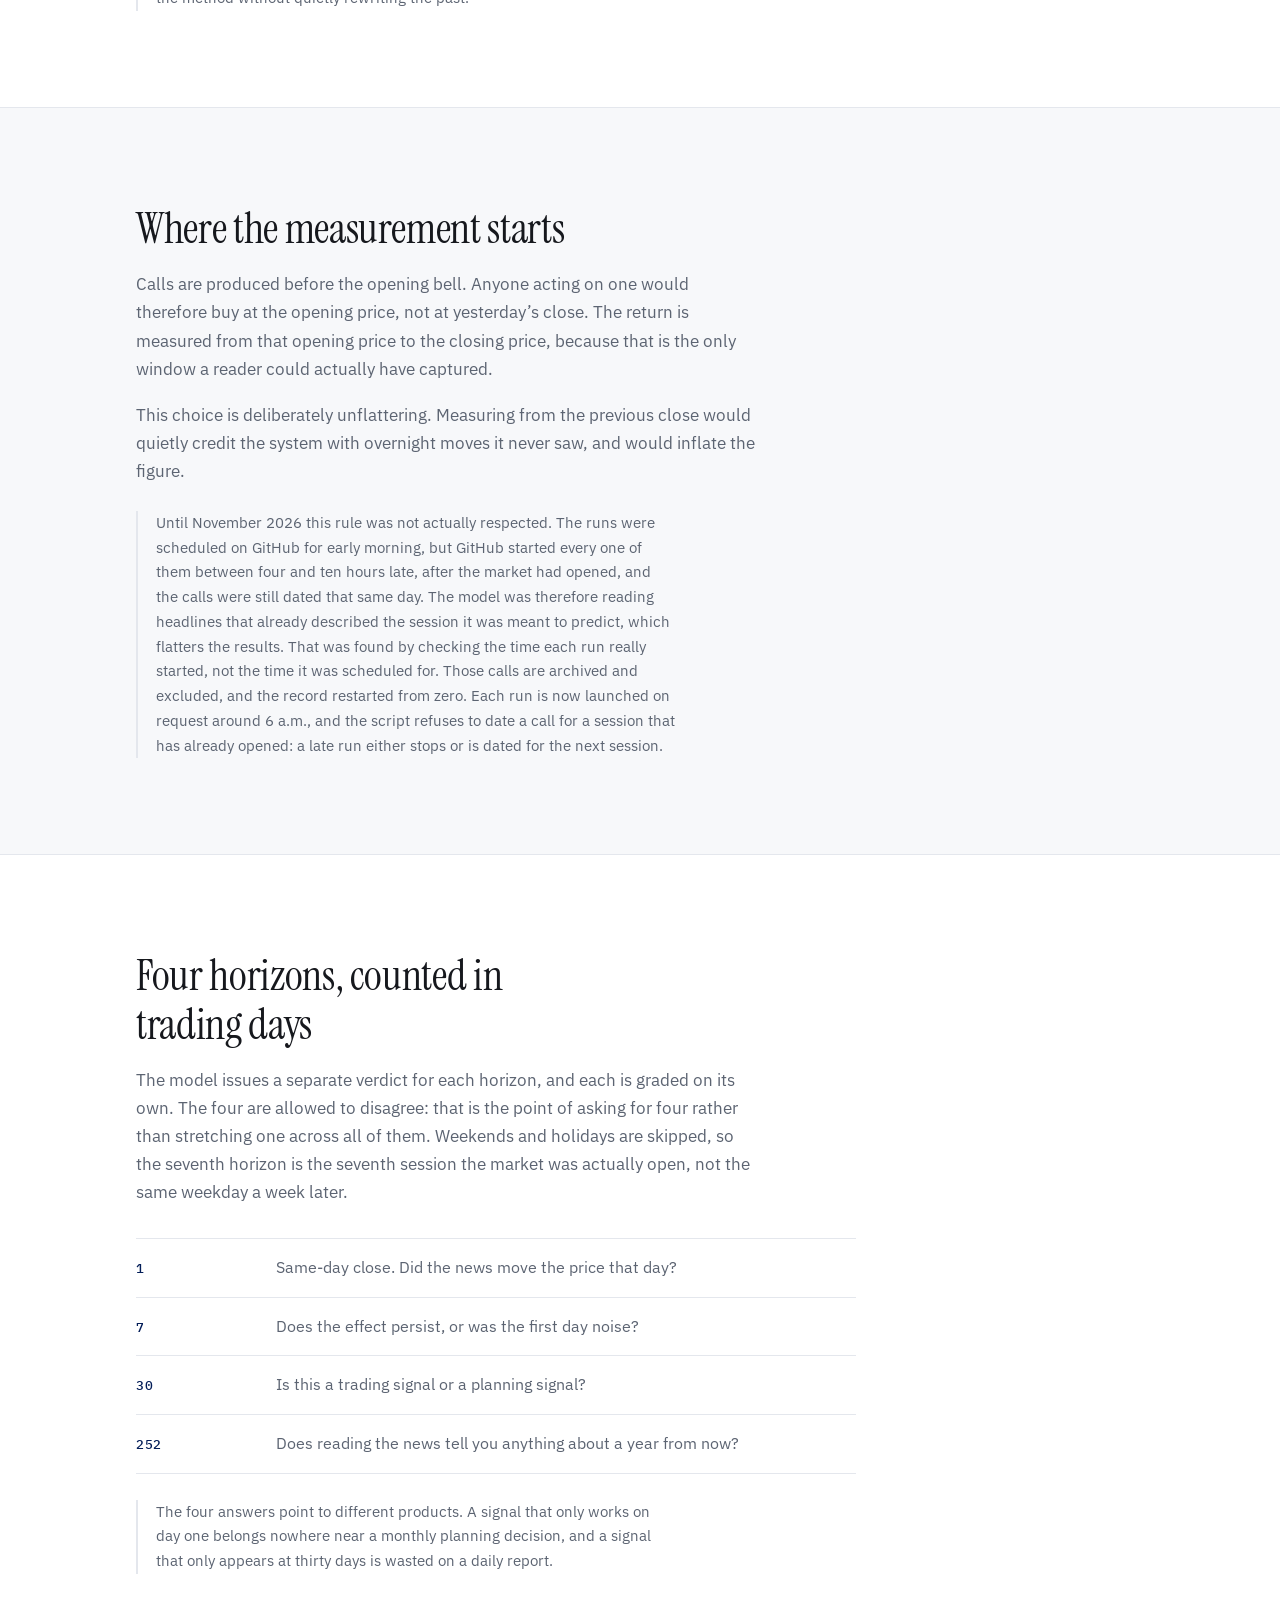
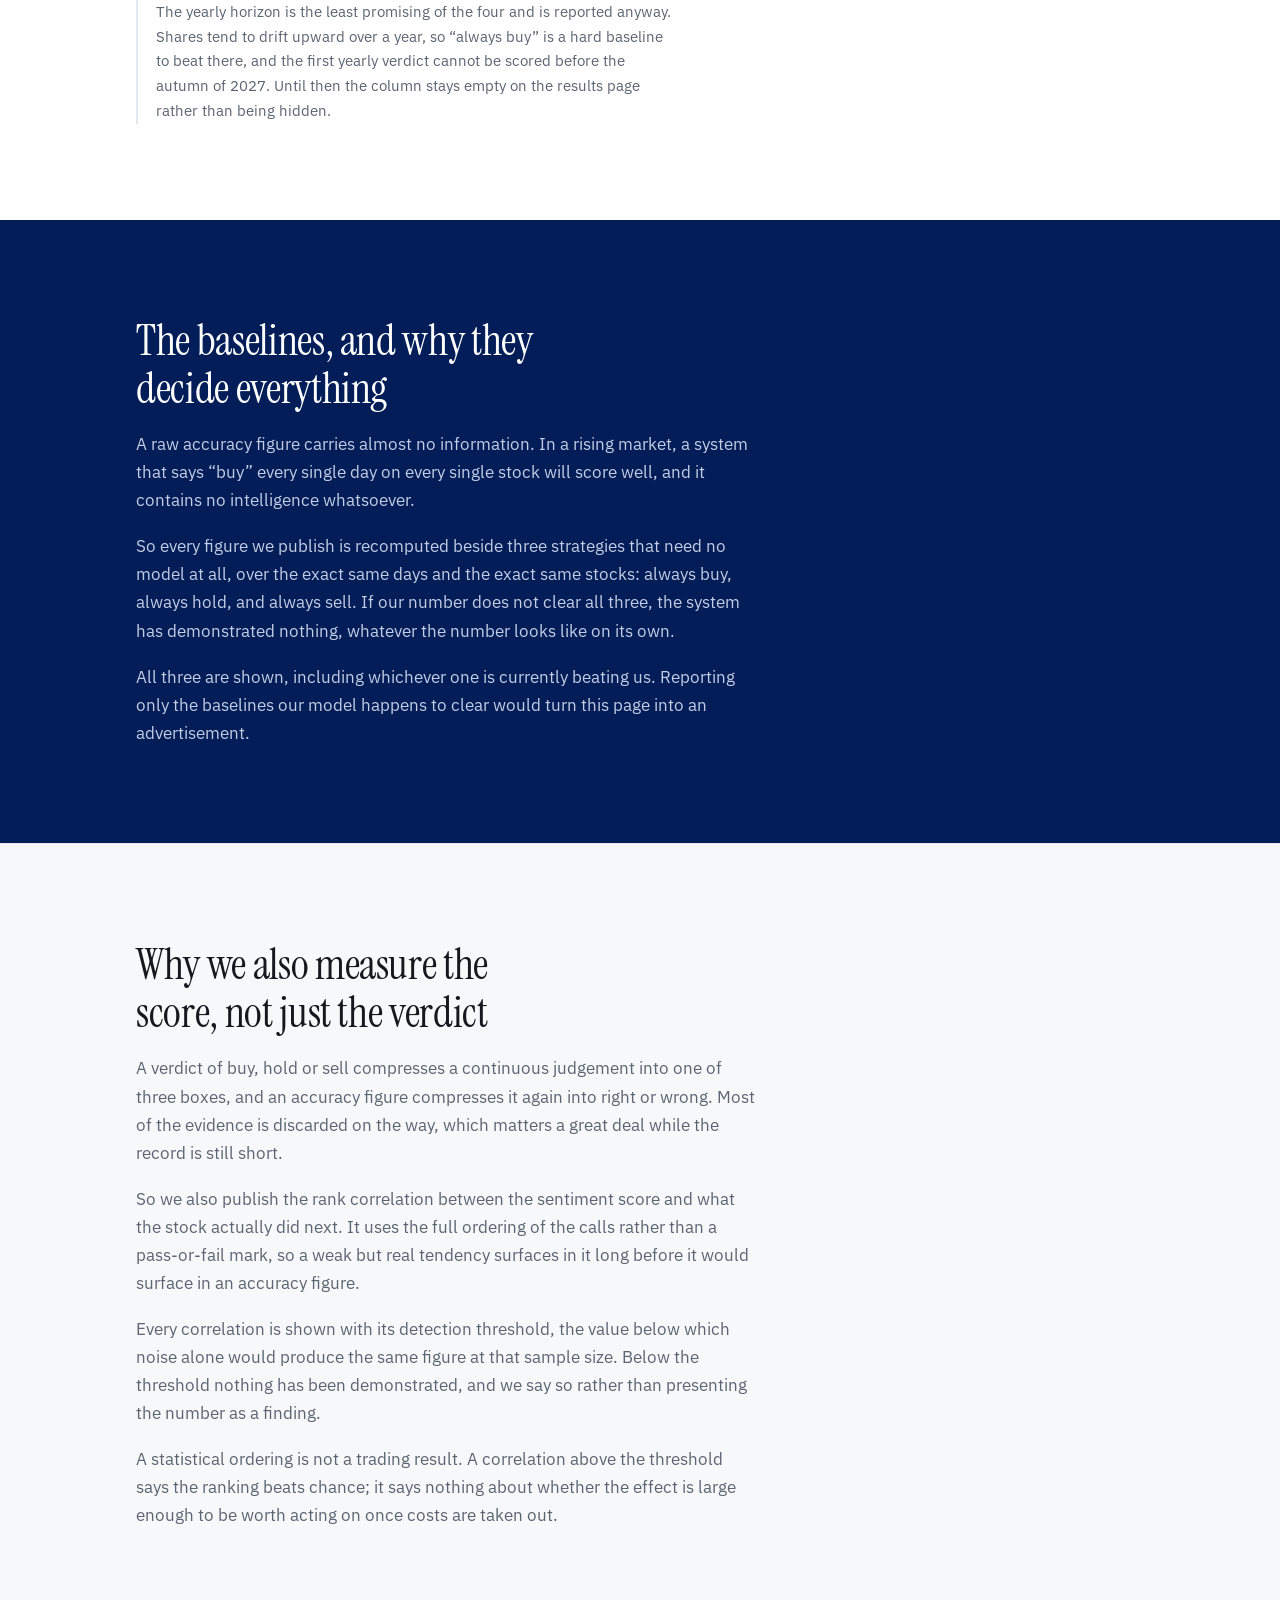
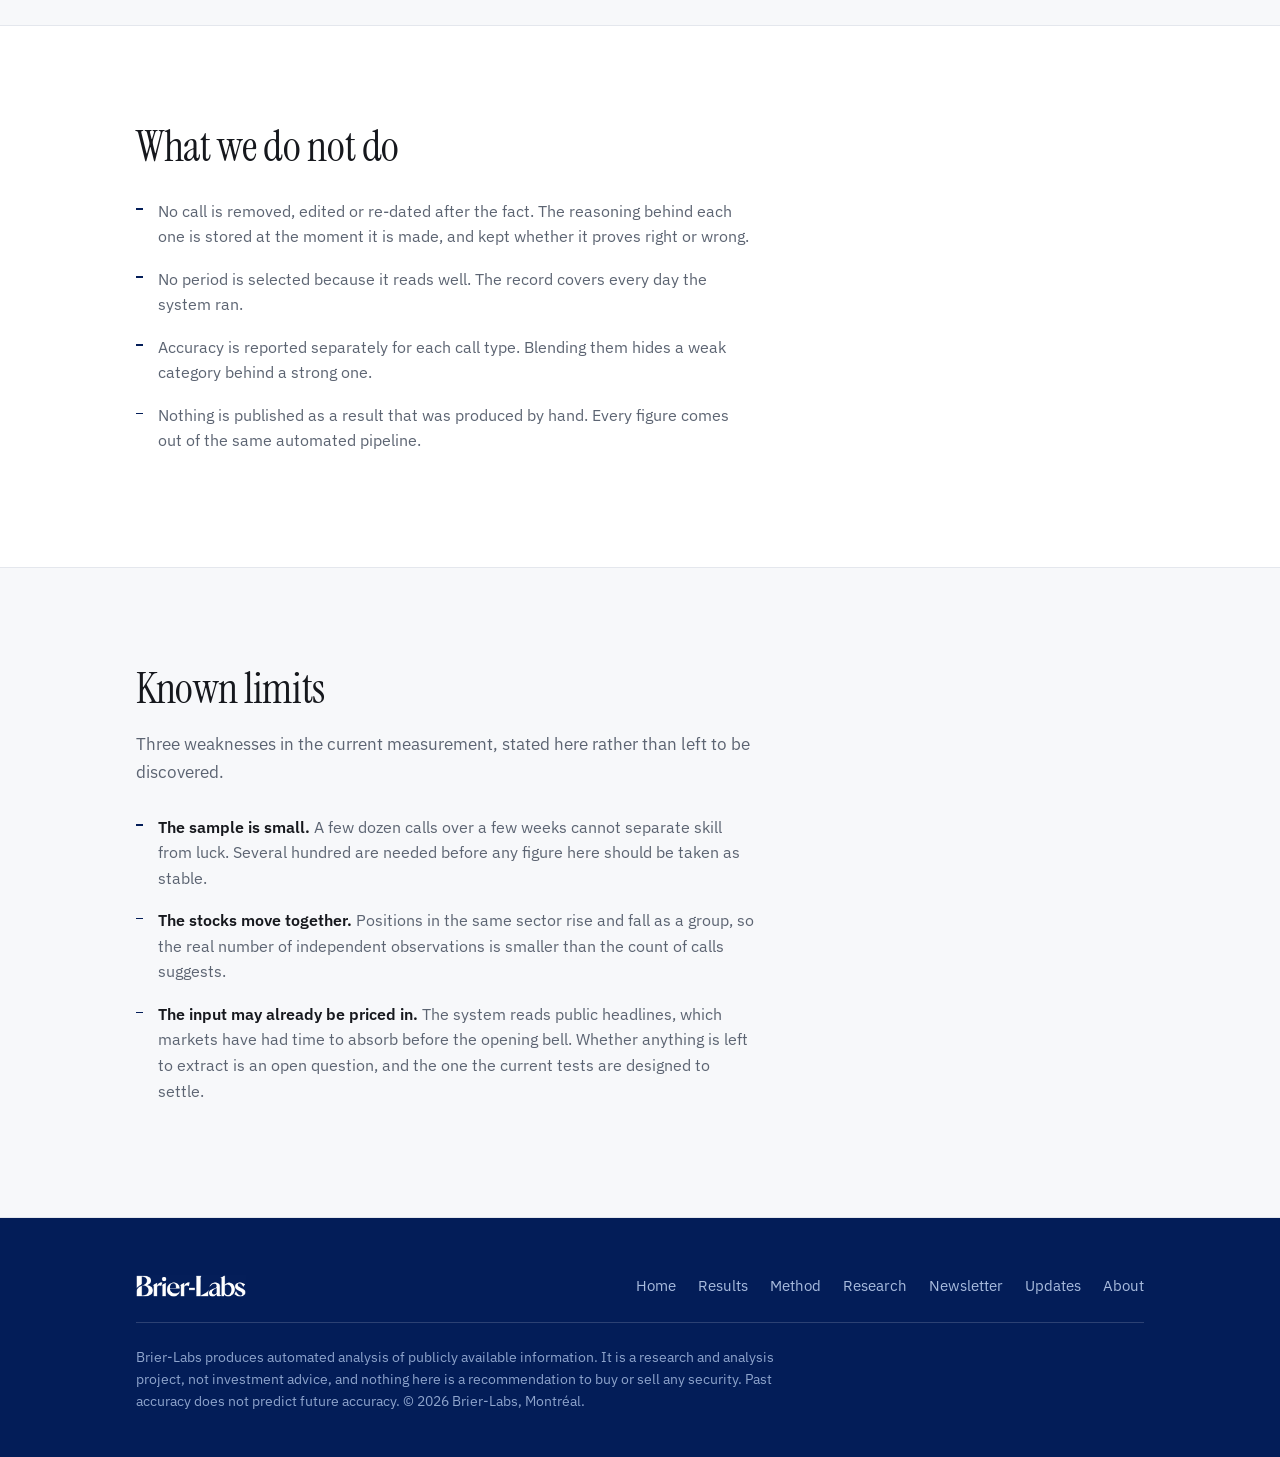
<file: method.html>
<!DOCTYPE html>
<html lang="en">
<head>
  <!-- Google tag (GTM-K6XMQ34F) : mesure d'audience, juste après <head> comme le demande Google -->
  <script async src="https://www.googletagmanager.com/gtm.js?id=GTM-K6XMQ34F"></script>
  <script>
    window.dataLayer = window.dataLayer || [];
    function gtag(){dataLayer.push(arguments);}
    gtag('js', new Date());
  </script>
<meta charset="utf-8">
<meta name="viewport" content="width=device-width, initial-scale=1">
<title>Method — Brier-Labs</title>
<meta name="description" content="How Brier-Labs grades its own predictions: the neutral band, the trading-day horizons, the baselines, and the known limits of the measurement.">
<link rel="icon" href="favicon.png">
<link rel="preconnect" href="https://fonts.googleapis.com">
<link rel="preconnect" href="https://fonts.gstatic.com" crossorigin>
<link href="https://fonts.googleapis.com/css2?family=Instrument+Serif:ital@0;1&family=IBM+Plex+Sans:wght@400;450;600&family=IBM+Plex+Mono:wght@400;500&display=swap" rel="stylesheet">
<link rel="stylesheet" href="styles.css">
</head>
<body>

<nav class="nav">
  <div class="wrap nav-in">
    <a class="nav-logo" href="index.html"><img src="logo-wordmark.png" alt="Brier-Labs"></a>
    <div class="nav-menu">
      <a href="index.html"><span lang="en">Home</span><span lang="fr">Accueil</span></a>
      <div class="nav-groupe">
        <button class="nav-deroule on" type="button" aria-expanded="false" aria-controls="sous-resultats"><span lang="en">Results</span><span lang="fr">Résultats</span><span class="nav-fleche" aria-hidden="true">▾</span></button>
        <div class="nav-sous" id="sous-resultats" hidden>
          <a href="results.html"><span lang="en">Daily results</span><span lang="fr">Résultats quotidiens</span></a>
          <a href="method.html" class="on" aria-current="page"><span lang="en">Method</span><span lang="fr">Méthode</span></a>
        </div>
      </div>
      <a href="research.html"><span lang="en">Research</span><span lang="fr">Recherche</span></a>
      <a href="newsletter.html"><span lang="en">Newsletter</span><span lang="fr">Newsletter</span></a>
      <a href="updates.html"><span lang="en">Updates</span><span lang="fr">Mises à jour</span></a>
      <a href="about.html"><span lang="en">About</span><span lang="fr">À propos</span></a>
      <button class="lang" type="button">FR</button>
    </div>
  </div>
</nav>

<header class="page-head">
  <div class="wrap">
    <p class="eyebrow"><span lang="en">How we grade ourselves</span><span lang="fr">Comment nous nous notons</span></p>
    <h1 lang="en">Method</h1>
    <h1 lang="fr">Méthode</h1>
    <p class="lede" lang="en">An accuracy figure is only worth what the rule behind it is worth. This page sets out the rule in full, including the parts that work against us.</p>
    <p class="lede" lang="fr">Un taux de justesse ne vaut que ce que vaut la règle qui le produit. Cette page expose la règle en entier, y compris les parties qui jouent contre nous.</p>
  </div>
</header>

<section class="section-tight">
  <div class="wrap"><div class="narrow">

    <h2 lang="en">What counts as correct</h2>
    <h2 lang="fr">Ce qui compte comme juste</h2>
    <p class="sec-intro" lang="en">A share price almost never sits perfectly still. Counting any upward tick as a win for “buy” would make the system look far better than it is, so movements smaller than the neutral band are treated as no movement at all.</p>
    <p class="sec-intro" lang="fr">Le cours d’une action ne reste presque jamais parfaitement immobile. Compter la moindre hausse comme une victoire pour « acheter » rendrait le système bien meilleur qu’il n’est, donc tout mouvement inférieur à la zone neutre est traité comme une absence de mouvement.</p>

    <div class="rules">
      <div class="rule">
        <div class="rule-k"><span lang="en">Buy</span><span lang="fr">Acheter</span></div>
        <div class="rule-v"><span lang="en">Correct if the return rises <strong>above the band</strong></span><span lang="fr">Juste si le rendement <strong>dépasse la bande</strong></span></div>
      </div>
      <div class="rule">
        <div class="rule-k"><span lang="en">Hold</span><span lang="fr">Conserver</span></div>
        <div class="rule-v"><span lang="en">Correct if the return stays <strong>inside the band</strong></span><span lang="fr">Juste si le rendement <strong>reste dans la bande</strong></span></div>
      </div>
      <div class="rule">
        <div class="rule-k"><span lang="en">Sell</span><span lang="fr">Vendre</span></div>
        <div class="rule-v"><span lang="en">Correct if the return falls <strong>below the band</strong></span><span lang="fr">Juste si le rendement <strong>descend sous la bande</strong></span></div>
      </div>
    </div>

    <h3 class="sub" lang="en">The band widens with time</h3>
    <h3 class="sub" lang="fr">La bande s’élargit avec le temps</h3>
    <p class="sec-intro" lang="en">Half a percent is the right size for one day. It is absurd for a year: a stock that ends twelve months half a percent from where it started has not held steady, it has gone nowhere for a very long time. So the band grows with the square root of the number of sessions, because that is how the spread of accumulated returns grows.</p>
    <p class="sec-intro" lang="fr">Un demi-point est la bonne taille pour une journée. C’est absurde pour un an : une action qui termine douze mois à un demi-point de son point de départ n’est pas restée stable, elle a stagné très longtemps. La bande grandit donc comme la racine carrée du nombre de séances, parce que c’est ainsi que grandit la dispersion des rendements cumulés.</p>

    <div class="rules">
      <div class="rule">
        <div class="rule-k"><span lang="en">One day</span><span lang="fr">Un jour</span></div>
        <div class="rule-v"><span lang="en"><strong>±0.50%</strong> over 1 session</span><span lang="fr"><strong>±0,50 %</strong> sur 1 séance</span></div>
      </div>
      <div class="rule">
        <div class="rule-k"><span lang="en">One week</span><span lang="fr">Une semaine</span></div>
        <div class="rule-v"><span lang="en"><strong>±1.32%</strong> over 7 sessions</span><span lang="fr"><strong>±1,32 %</strong> sur 7 séances</span></div>
      </div>
      <div class="rule">
        <div class="rule-k"><span lang="en">One month</span><span lang="fr">Un mois</span></div>
        <div class="rule-v"><span lang="en"><strong>±2.74%</strong> over 30 sessions</span><span lang="fr"><strong>±2,74 %</strong> sur 30 séances</span></div>
      </div>
      <div class="rule">
        <div class="rule-k"><span lang="en">One year</span><span lang="fr">Un an</span></div>
        <div class="rule-v"><span lang="en"><strong>±7.94%</strong> over 252 sessions</span><span lang="fr"><strong>±7,94 %</strong> sur 252 séances</span></div>
      </div>
    </div>

    <p class="note" lang="en">This is an assumption, not a fact, and it has a consequence that can be checked: if it holds, the share of calls landing inside the band should be about the same at all four horizons. If the monthly band swallows half the calls while the daily band swallows a quarter, the exponent is wrong and it will be changed in public, with the date of the change recorded.</p>
    <p class="note" lang="fr">C’est une hypothèse, pas un fait, et elle a une conséquence vérifiable : si elle tient, la part des appels tombant dans la bande doit être à peu près la même aux quatre horizons. Si la bande du mois en avale la moitié quand celle du jour en avale un quart, l’exposant est faux et il sera changé publiquement, avec la date du changement inscrite.</p>

    <p class="note" lang="en">Before November 2026 the model issued a single verdict, scored against a fixed ±0.5% band at every horizon. Those calls stay in the database, still scored under the rule they were made under, but they are archived and count nowhere in the record (the next section explains why). Each row carries the rule it was born with, which is what makes it possible to change the method without quietly rewriting the past.</p>
    <p class="note" lang="fr">Avant novembre 2026, le modèle rendait un verdict unique, noté contre une bande fixe de ±0,5 % à tous les horizons. Ces appels restent dans la base, toujours notés sous la règle qui les a vus naître, mais ils sont archivés et ne comptent nulle part dans le relevé (la section suivante explique pourquoi). Chaque ligne porte sa règle d’origine, et c’est ce qui permet de changer de méthode sans réécrire le passé en douce.</p>

  </div></div>
</section>

<section class="band">
  <div class="wrap"><div class="narrow">

    <h2 lang="en">Where the measurement starts</h2>
    <h2 lang="fr">Où commence la mesure</h2>
    <p class="sec-intro" lang="en">Calls are produced before the opening bell. Anyone acting on one would therefore buy at the opening price, not at yesterday’s close. The return is measured from that opening price to the closing price, because that is the only window a reader could actually have captured.</p>
    <p class="sec-intro" lang="fr">Les appels sont produits avant l’ouverture des marchés. Quiconque agirait sur l’un d’eux achèterait donc au cours d’ouverture, et non à la clôture de la veille. Le rendement est mesuré de ce cours d’ouverture au cours de clôture, parce que c’est la seule fenêtre qu’un lecteur aurait réellement pu saisir.</p>
    <p class="sec-intro" lang="en">This choice is deliberately unflattering. Measuring from the previous close would quietly credit the system with overnight moves it never saw, and would inflate the figure.</p>
    <p class="sec-intro" lang="fr">Ce choix est volontairement défavorable. Mesurer depuis la clôture de la veille créditerait discrètement le système de mouvements nocturnes qu’il n’a jamais vus, et gonflerait le chiffre.</p>

    <p class="note" lang="en">Until November 2026 this rule was not actually respected. The runs were scheduled on GitHub for early morning, but GitHub started every one of them between four and ten hours late, after the market had opened, and the calls were still dated that same day. The model was therefore reading headlines that already described the session it was meant to predict, which flatters the results. That was found by checking the time each run really started, not the time it was scheduled for. Those calls are archived and excluded, and the record restarted from zero. Each run is now launched on request around 6 a.m., and the script refuses to date a call for a session that has already opened: a late run either stops or is dated for the next session.</p>
    <p class="note" lang="fr">Jusqu’en novembre 2026, cette règle n’était pas réellement respectée. Les runs étaient programmés sur GitHub tôt le matin, mais GitHub les a tous lancés avec quatre à dix heures de retard, après l’ouverture, et les appels restaient datés du jour même. Le modèle lisait donc des titres qui décrivaient déjà la séance qu’il devait prédire, ce qui flatte les résultats. Le problème a été trouvé en vérifiant l’heure à laquelle chaque run a vraiment démarré, et non celle à laquelle il était prévu. Ces appels sont archivés et exclus, et le relevé est reparti de zéro. Chaque run est désormais lancé sur commande vers 6 h, et le script refuse de dater un appel d’une séance déjà ouverte : un run en retard s’arrête, ou est daté de la séance suivante.</p>

  </div></div>
</section>

<section>
  <div class="wrap"><div class="narrow">

    <h2 lang="en">Four horizons, counted in trading days</h2>
    <h2 lang="fr">Quatre horizons, comptés en jours de bourse</h2>
    <p class="sec-intro" lang="en">The model issues a separate verdict for each horizon, and each is graded on its own. The four are allowed to disagree: that is the point of asking for four rather than stretching one across all of them. Weekends and holidays are skipped, so the seventh horizon is the seventh session the market was actually open, not the same weekday a week later.</p>
    <p class="sec-intro" lang="fr">Le modèle rend un verdict distinct par horizon, et chacun est noté pour lui-même. Les quatre ont le droit de se contredire : c’est précisément l’intérêt d’en demander quatre plutôt que d’en étirer un seul sur toutes les échéances. Les fins de semaine et les jours fériés sont ignorés, donc le septième horizon correspond à la septième séance réellement ouverte, et non au même jour de la semaine suivante.</p>

    <div class="rules">
      <div class="rule">
        <div class="rule-k">1</div>
        <div class="rule-v"><span lang="en">Same-day close. Did the news move the price that day?</span><span lang="fr">Clôture du jour même. L’actualité a-t-elle déplacé le cours ce jour-là ?</span></div>
      </div>
      <div class="rule">
        <div class="rule-k">7</div>
        <div class="rule-v"><span lang="en">Does the effect persist, or was the first day noise?</span><span lang="fr">L’effet persiste-t-il, ou le premier jour n’était-il que du bruit ?</span></div>
      </div>
      <div class="rule">
        <div class="rule-k">30</div>
        <div class="rule-v"><span lang="en">Is this a trading signal or a planning signal?</span><span lang="fr">S’agit-il d’un signal de marché ou d’un signal de planification ?</span></div>
      </div>
      <div class="rule">
        <div class="rule-k">252</div>
        <div class="rule-v"><span lang="en">Does reading the news tell you anything about a year from now?</span><span lang="fr">Lire l’actualité apprend-il quoi que ce soit sur l’année à venir ?</span></div>
      </div>
    </div>

    <p class="note" lang="en">The four answers point to different products. A signal that only works on day one belongs nowhere near a monthly planning decision, and a signal that only appears at thirty days is wasted on a daily report.</p>
    <p class="note" lang="fr">Les quatre réponses mènent à des produits différents. Un signal qui ne fonctionne qu’au premier jour n’a rien à faire dans une décision de planification mensuelle, et un signal qui n’apparaît qu’à trente jours est gaspillé dans un rapport quotidien.</p>

    <p class="note" lang="en">The yearly horizon is the least promising of the four and is reported anyway. Shares tend to drift upward over a year, so “always buy” is a hard baseline to beat there, and the first yearly verdict cannot be scored before the autumn of 2027. Until then the column stays empty on the results page rather than being hidden.</p>
    <p class="note" lang="fr">L’horizon annuel est le moins prometteur des quatre et il est rapporté quand même. Les actions ont tendance à monter sur un an, donc « toujours acheter » y est une référence difficile à battre, et le premier verdict annuel ne pourra être noté avant l’automne 2027. D’ici là, la colonne reste vide sur la page des résultats plutôt que masquée.</p>

  </div></div>
</section>

<section class="dark">
  <div class="wrap"><div class="narrow">

    <h2 lang="en">The baselines, and why they decide everything</h2>
    <h2 lang="fr">Les références, et pourquoi elles décident de tout</h2>
    <p class="sec-intro" lang="en">A raw accuracy figure carries almost no information. In a rising market, a system that says “buy” every single day on every single stock will score well, and it contains no intelligence whatsoever.</p>
    <p class="sec-intro" lang="fr">Un taux de justesse brut ne porte presque aucune information. Dans un marché haussier, un système qui dit « acheter » chaque jour sur chaque titre obtiendra un bon score, et il ne contient absolument aucune intelligence.</p>
    <p class="sec-intro" lang="en">So every figure we publish is recomputed beside three strategies that need no model at all, over the exact same days and the exact same stocks: always buy, always hold, and always sell. If our number does not clear all three, the system has demonstrated nothing, whatever the number looks like on its own.</p>
    <p class="sec-intro" lang="fr">Chaque chiffre que nous publions est donc recalculé à côté de trois stratégies qui ne demandent aucun modèle, sur exactement les mêmes jours et les mêmes titres : toujours acheter, toujours conserver, et toujours vendre. Si notre chiffre ne dépasse pas les trois, le système n’a rien démontré, quelle que soit l’allure du chiffre pris isolément.</p>
    <p class="sec-intro" lang="en">All three are shown, including whichever one is currently beating us. Reporting only the baselines our model happens to clear would turn this page into an advertisement.</p>
    <p class="sec-intro" lang="fr">Les trois sont affichées, y compris celle qui nous bat à un moment donné. Ne rapporter que les références que notre modèle dépasse ferait de cette page une publicité.</p>

  </div></div>
</section>

<section class="band">
  <div class="wrap"><div class="narrow">

    <h2 lang="en">Why we also measure the score, not just the verdict</h2>
    <h2 lang="fr">Pourquoi nous mesurons aussi le score, pas seulement le verdict</h2>
    <p class="sec-intro" lang="en">A verdict of buy, hold or sell compresses a continuous judgement into one of three boxes, and an accuracy figure compresses it again into right or wrong. Most of the evidence is discarded on the way, which matters a great deal while the record is still short.</p>
    <p class="sec-intro" lang="fr">Un verdict acheter, conserver ou vendre comprime un jugement continu dans l’une de trois cases, et un taux de justesse le comprime encore en juste ou faux. L’essentiel de l’information disparaît au passage, ce qui compte énormément tant que le relevé est court.</p>
    <p class="sec-intro" lang="en">So we also publish the rank correlation between the sentiment score and what the stock actually did next. It uses the full ordering of the calls rather than a pass-or-fail mark, so a weak but real tendency surfaces in it long before it would surface in an accuracy figure.</p>
    <p class="sec-intro" lang="fr">Nous publions donc aussi la corrélation de rang entre le score de sentiment et ce que le titre a réellement fait ensuite. Elle utilise le classement complet des appels plutôt qu’une note juste ou faux : une tendance faible mais réelle y apparaît bien avant d’apparaître dans un taux de justesse.</p>
    <p class="sec-intro" lang="en">Every correlation is shown with its detection threshold, the value below which noise alone would produce the same figure at that sample size. Below the threshold nothing has been demonstrated, and we say so rather than presenting the number as a finding.</p>
    <p class="sec-intro" lang="fr">Chaque corrélation est affichée avec son seuil de détection, la valeur en dessous de laquelle le bruit seul produirait le même chiffre, à cette taille d’échantillon. Sous le seuil, rien n’est démontré, et nous le disons plutôt que de présenter le chiffre comme un résultat.</p>
    <p class="sec-intro" lang="en">A statistical ordering is not a trading result. A correlation above the threshold says the ranking beats chance; it says nothing about whether the effect is large enough to be worth acting on once costs are taken out.</p>
    <p class="sec-intro" lang="fr">Un classement statistique n’est pas un résultat de marché. Une corrélation au-dessus du seuil dit que le classement fait mieux que le hasard ; elle ne dit rien sur le fait que l’effet soit assez fort pour valoir la peine d’agir, une fois les coûts déduits.</p>

  </div></div>
</section>

<section>
  <div class="wrap"><div class="narrow">

    <h2 lang="en">What we do not do</h2>
    <h2 lang="fr">Ce que nous ne faisons pas</h2>
    <ul class="plain">
      <li><span lang="en">No call is removed, edited or re-dated after the fact. The reasoning behind each one is stored at the moment it is made, and kept whether it proves right or wrong.</span><span lang="fr">Aucun appel n’est retiré, modifié ou redaté après coup. Le raisonnement de chacun est enregistré au moment où il est produit, et conservé qu’il se révèle juste ou faux.</span></li>
      <li><span lang="en">No period is selected because it reads well. The record covers every day the system ran.</span><span lang="fr">Aucune période n’est retenue parce qu’elle se lit bien. Le relevé couvre chaque jour où le système a tourné.</span></li>
      <li><span lang="en">Accuracy is reported separately for each call type. Blending them hides a weak category behind a strong one.</span><span lang="fr">La justesse est rapportée séparément pour chaque type d’appel. Les fondre masquerait une catégorie faible derrière une catégorie forte.</span></li>
      <li><span lang="en">Nothing is published as a result that was produced by hand. Every figure comes out of the same automated pipeline.</span><span lang="fr">Rien n’est publié comme résultat s’il a été produit à la main. Chaque chiffre sort du même pipeline automatisé.</span></li>
    </ul>

  </div></div>
</section>

<section class="band">
  <div class="wrap"><div class="narrow">

    <h2 lang="en">Known limits</h2>
    <h2 lang="fr">Limites connues</h2>
    <p class="sec-intro" lang="en">Three weaknesses in the current measurement, stated here rather than left to be discovered.</p>
    <p class="sec-intro" lang="fr">Trois faiblesses de la mesure actuelle, énoncées ici plutôt que laissées à découvrir.</p>
    <ul class="plain">
      <li><span lang="en"><strong>The sample is small.</strong> A few dozen calls over a few weeks cannot separate skill from luck. Several hundred are needed before any figure here should be taken as stable.</span><span lang="fr"><strong>L’échantillon est petit.</strong> Quelques dizaines d’appels sur quelques semaines ne permettent pas de séparer la compétence de la chance. Il en faut plusieurs centaines avant qu’un chiffre d’ici puisse être tenu pour stable.</span></li>
      <li><span lang="en"><strong>The stocks move together.</strong> Positions in the same sector rise and fall as a group, so the real number of independent observations is smaller than the count of calls suggests.</span><span lang="fr"><strong>Les titres bougent ensemble.</strong> Des positions d’un même secteur montent et descendent en groupe, donc le nombre réel d’observations indépendantes est plus petit que le décompte des appels ne le laisse croire.</span></li>
      <li><span lang="en"><strong>The input may already be priced in.</strong> The system reads public headlines, which markets have had time to absorb before the opening bell. Whether anything is left to extract is an open question, and the one the current tests are designed to settle.</span><span lang="fr"><strong>L’information d’entrée est peut-être déjà intégrée.</strong> Le système lit des titres de presse publics, que les marchés ont eu le temps d’absorber avant l’ouverture. Savoir s’il reste quelque chose à en extraire est une question ouverte, et c’est celle que les tests en cours doivent trancher.</span></li>
    </ul>

  </div></div>
</section>

<footer>
  <div class="wrap">
    <div class="foot-top">
      <img src="logo-wordmark-white.png" alt="Brier-Labs">
      <div class="foot-links">
        <a href="index.html"><span lang="en">Home</span><span lang="fr">Accueil</span></a>
        <a href="results.html"><span lang="en">Results</span><span lang="fr">Résultats</span></a>
        <a href="method.html"><span lang="en">Method</span><span lang="fr">Méthode</span></a>
        <a href="research.html"><span lang="en">Research</span><span lang="fr">Recherche</span></a>
        <a href="newsletter.html"><span lang="en">Newsletter</span><span lang="fr">Newsletter</span></a>
        <a href="updates.html"><span lang="en">Updates</span><span lang="fr">Mises à jour</span></a>
        <a href="about.html"><span lang="en">About</span><span lang="fr">À propos</span></a>
      </div>
    </div>
    <p class="disclaimer" lang="en">Brier-Labs produces automated analysis of publicly available information. It is a research and analysis project, not investment advice, and nothing here is a recommendation to buy or sell any security. Past accuracy does not predict future accuracy. © 2026 Brier-Labs, Montréal.</p>
    <p class="disclaimer" lang="fr">Brier-Labs produit une analyse automatisée d’informations publiquement disponibles. Il s’agit d’un projet de recherche et d’analyse, non d’un conseil en investissement, et rien ici ne constitue une recommandation d’achat ou de vente. La justesse passée ne préjuge pas de la justesse future. © 2026 Brier-Labs, Montréal.</p>
  </div>
</footer>

<script src="reports.js"></script>
<script src="site.js"></script>
</body>
</html>
</file>
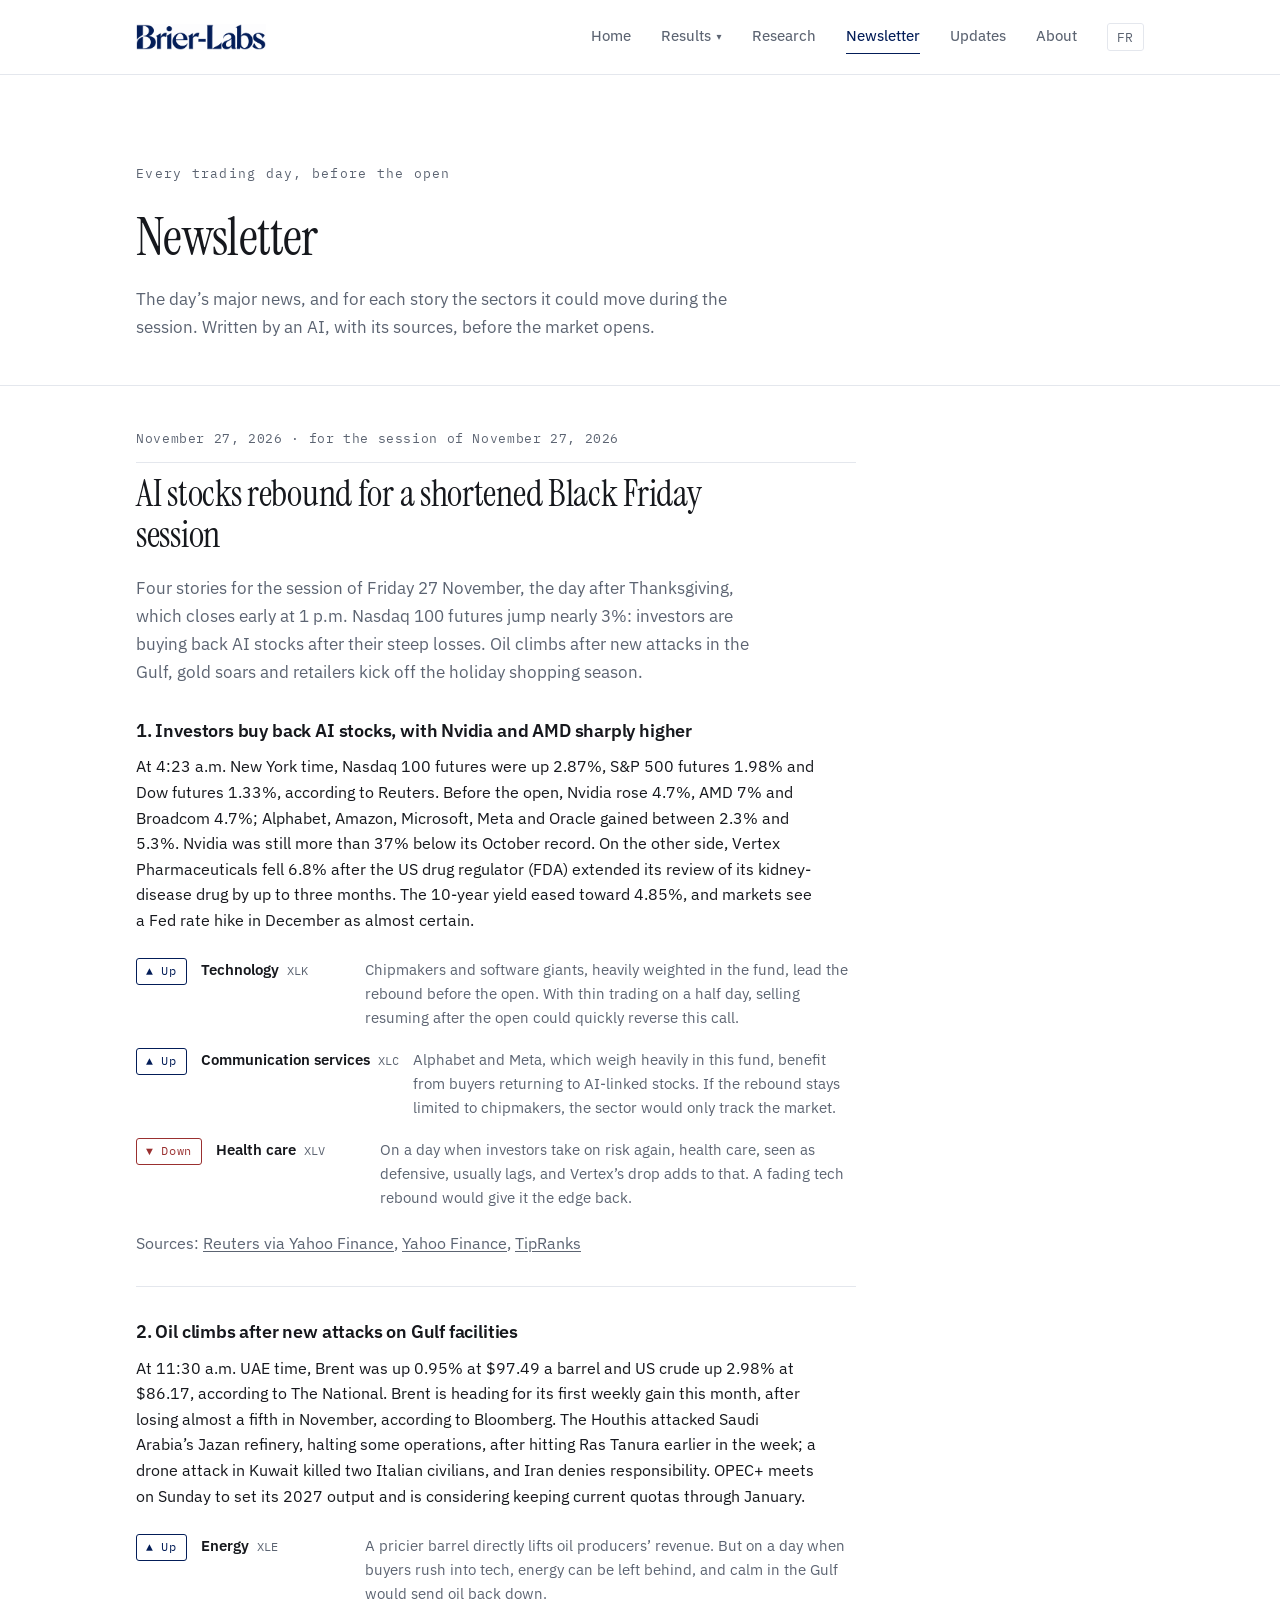
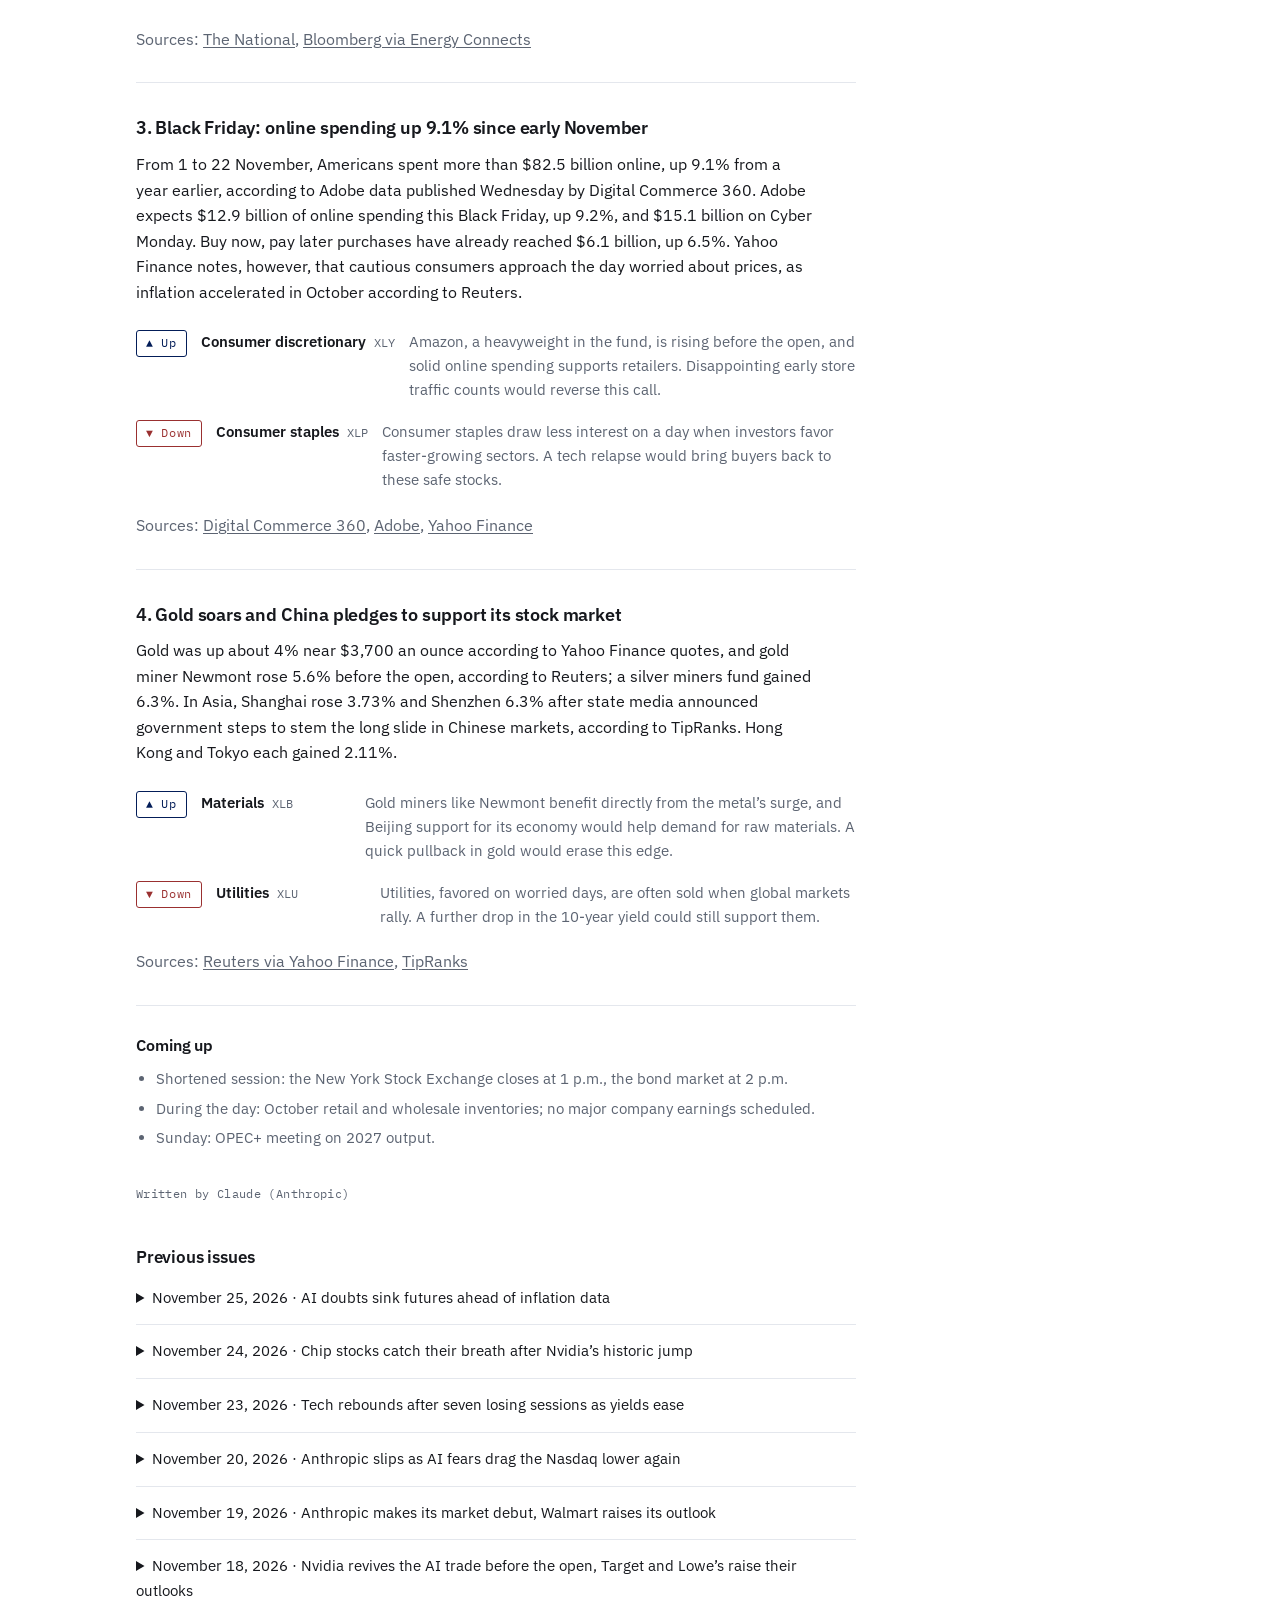
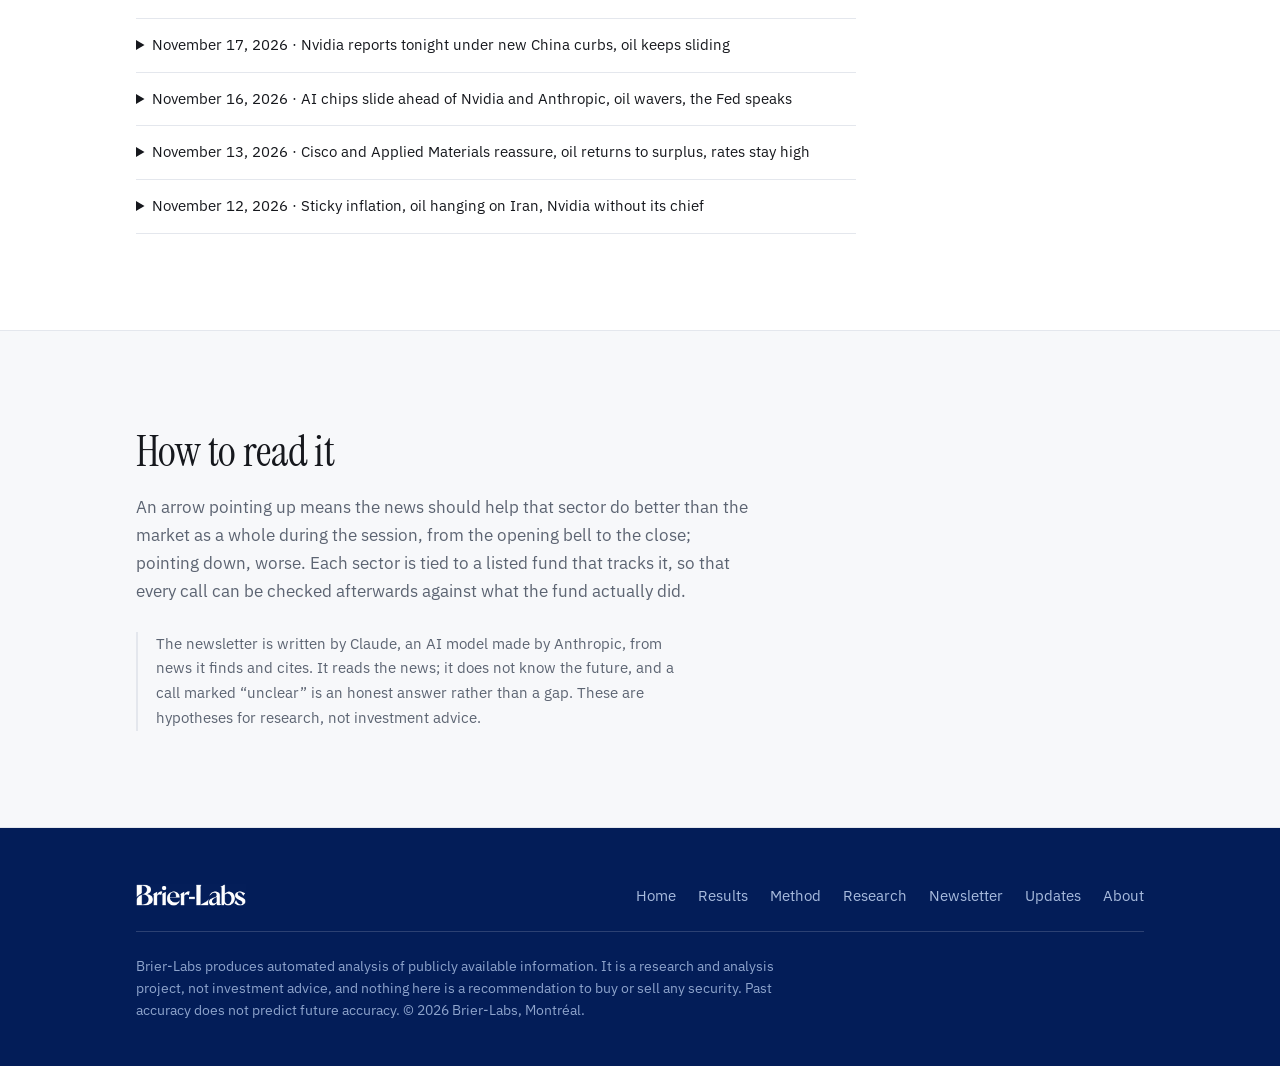
<file: newsletter.html>
<!DOCTYPE html>
<html lang="en">
<head>
  <!-- Google tag (GTM-K6XMQ34F) : mesure d'audience, juste après <head> comme le demande Google -->
  <script async src="https://www.googletagmanager.com/gtm.js?id=GTM-K6XMQ34F"></script>
  <script>
    window.dataLayer = window.dataLayer || [];
    function gtag(){dataLayer.push(arguments);}
    gtag('js', new Date());
  </script>
<meta charset="utf-8">
<meta name="viewport" content="width=device-width, initial-scale=1">
<title>Newsletter — Brier-Labs</title>
<meta name="description" content="Every trading day before the open, the major news and the sectors each story could move, written by an AI and checked against what the market actually did.">
<link rel="icon" href="favicon.png">
<link rel="preconnect" href="https://fonts.googleapis.com">
<link rel="preconnect" href="https://fonts.gstatic.com" crossorigin>
<link href="https://fonts.googleapis.com/css2?family=Instrument+Serif:ital@0;1&family=IBM+Plex+Sans:wght@400;450;600&family=IBM+Plex+Mono:wght@400;500&display=swap" rel="stylesheet">
<link rel="stylesheet" href="styles.css">
</head>
<body>

<nav class="nav">
  <div class="wrap nav-in">
    <a class="nav-logo" href="index.html"><img src="logo-wordmark.png" alt="Brier-Labs"></a>
    <div class="nav-menu">
      <a href="index.html"><span lang="en">Home</span><span lang="fr">Accueil</span></a>
      <div class="nav-groupe">
        <button class="nav-deroule" type="button" aria-expanded="false" aria-controls="sous-resultats"><span lang="en">Results</span><span lang="fr">Résultats</span><span class="nav-fleche" aria-hidden="true">▾</span></button>
        <div class="nav-sous" id="sous-resultats" hidden>
          <a href="results.html"><span lang="en">Daily results</span><span lang="fr">Résultats quotidiens</span></a>
          <a href="method.html"><span lang="en">Method</span><span lang="fr">Méthode</span></a>
        </div>
      </div>
      <a href="research.html"><span lang="en">Research</span><span lang="fr">Recherche</span></a>
      <a href="newsletter.html" class="on" aria-current="page"><span lang="en">Newsletter</span><span lang="fr">Newsletter</span></a>
      <a href="updates.html"><span lang="en">Updates</span><span lang="fr">Mises à jour</span></a>
      <a href="about.html"><span lang="en">About</span><span lang="fr">À propos</span></a>
      <button class="lang" type="button">FR</button>
    </div>
  </div>
</nav>

<header class="page-head">
  <div class="wrap">
    <p class="eyebrow"><span lang="en">Every trading day, before the open</span><span lang="fr">Chaque jour de bourse, avant l’ouverture</span></p>
    <h1 lang="en">Newsletter</h1>
    <h1 lang="fr">Newsletter</h1>
    <p class="lede" lang="en">The day’s major news, and for each story the sectors it could move during the session. Written by an AI, with its sources, before the market opens.</p>
    <p class="lede" lang="fr">Les nouvelles majeures du jour et, pour chacune, les secteurs qu’elle pourrait faire bouger pendant la séance. Rédigée par une IA, avec ses sources, avant l’ouverture du marché.</p>
  </div>
</header>

<section class="section-tight">
  <div class="wrap"><div class="narrow">
    <div id="newsletter">
      <p class="loading"><span lang="en">Loading the newsletter…</span><span lang="fr">Chargement de la newsletter…</span></p>
    </div>
  </div></div>
</section>

<section class="band">
  <div class="wrap"><div class="narrow">
    <h2 lang="en">How to read it</h2>
    <h2 lang="fr">Comment la lire</h2>
    <p class="sec-intro" lang="en">An arrow pointing up means the news should help that sector do better than the market as a whole during the session, from the opening bell to the close; pointing down, worse. Each sector is tied to a listed fund that tracks it, so that every call can be checked afterwards against what the fund actually did.</p>
    <p class="sec-intro" lang="fr">Une flèche vers le haut signifie que la nouvelle devrait aider ce secteur à faire mieux que l’ensemble du marché pendant la séance, de l’ouverture à la clôture ; vers le bas, moins bien. Chaque secteur est rattaché à un fonds coté qui le suit, pour que chaque prévision puisse être vérifiée ensuite contre ce que le fonds a réellement fait.</p>
    <p class="note" lang="en">The newsletter is written by Claude, an AI model made by Anthropic, from news it finds and cites. It reads the news; it does not know the future, and a call marked “unclear” is an honest answer rather than a gap. These are hypotheses for research, not investment advice.</p>
    <p class="note" lang="fr">La newsletter est rédigée par Claude, un modèle d’IA conçu par Anthropic, à partir de nouvelles qu’il trouve et qu’il cite. Il lit l’actualité, il ne connaît pas l’avenir, et une prévision marquée « incertain » est une réponse honnête plutôt qu’un oubli. Ce sont des hypothèses de recherche, pas des conseils d’investissement.</p>
  </div></div>
</section>

<footer>
  <div class="wrap">
    <div class="foot-top">
      <img src="logo-wordmark-white.png" alt="Brier-Labs">
      <div class="foot-links">
        <a href="index.html"><span lang="en">Home</span><span lang="fr">Accueil</span></a>
        <a href="results.html"><span lang="en">Results</span><span lang="fr">Résultats</span></a>
        <a href="method.html"><span lang="en">Method</span><span lang="fr">Méthode</span></a>
        <a href="research.html"><span lang="en">Research</span><span lang="fr">Recherche</span></a>
        <a href="newsletter.html"><span lang="en">Newsletter</span><span lang="fr">Newsletter</span></a>
        <a href="updates.html"><span lang="en">Updates</span><span lang="fr">Mises à jour</span></a>
        <a href="about.html"><span lang="en">About</span><span lang="fr">À propos</span></a>
      </div>
    </div>
    <p class="disclaimer" lang="en">Brier-Labs produces automated analysis of publicly available information. It is a research and analysis project, not investment advice, and nothing here is a recommendation to buy or sell any security. Past accuracy does not predict future accuracy. © 2026 Brier-Labs, Montréal.</p>
    <p class="disclaimer" lang="fr">Brier-Labs produit une analyse automatisée d’informations publiquement disponibles. Il s’agit d’un projet de recherche et d’analyse, non d’un conseil en investissement, et rien ici ne constitue une recommandation d’achat ou de vente. La justesse passée ne préjuge pas de la justesse future. © 2026 Brier-Labs, Montréal.</p>
  </div>
</footer>

<script src="site.js"></script>
<script src="newsletter.js"></script>
</body>
</html>
</file>
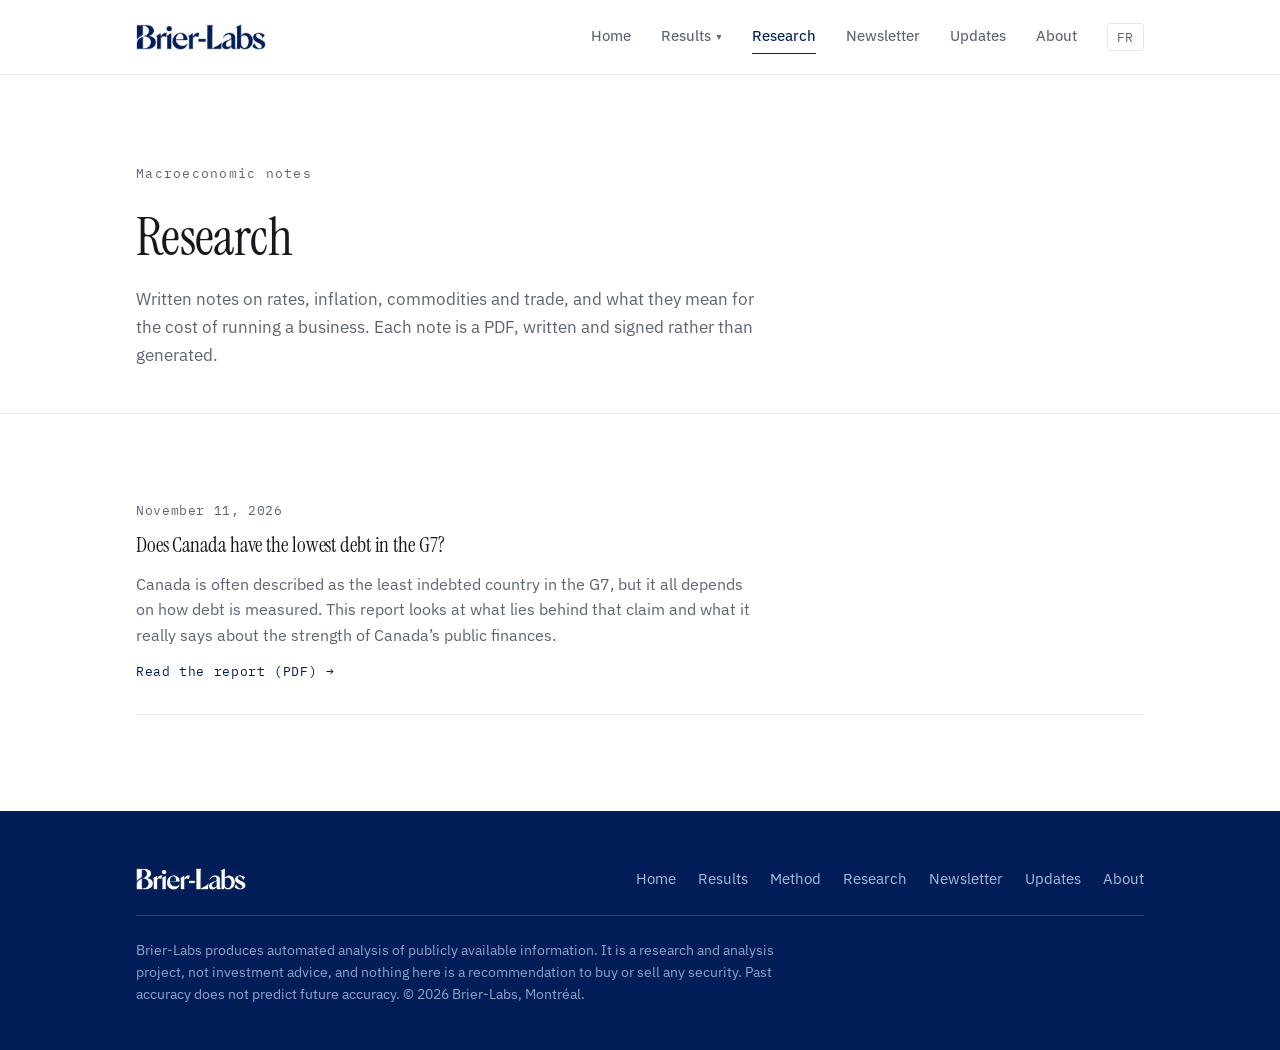
<file: research.html>
<!DOCTYPE html>
<html lang="en">
<head>
  <!-- Google tag (GTM-K6XMQ34F) : mesure d'audience, juste après <head> comme le demande Google -->
  <script async src="https://www.googletagmanager.com/gtm.js?id=GTM-K6XMQ34F"></script>
  <script>
    window.dataLayer = window.dataLayer || [];
    function gtag(){dataLayer.push(arguments);}
    gtag('js', new Date());
  </script>
<meta charset="utf-8">
<meta name="viewport" content="width=device-width, initial-scale=1">
<title>Research — Brier-Labs</title>
<meta name="description" content="Macroeconomic research notes from Brier-Labs: rates, inflation, commodities and trade, and what they mean for operating costs.">
<link rel="icon" href="favicon.png">
<link rel="preconnect" href="https://fonts.googleapis.com">
<link rel="preconnect" href="https://fonts.gstatic.com" crossorigin>
<link href="https://fonts.googleapis.com/css2?family=Instrument+Serif:ital@0;1&family=IBM+Plex+Sans:wght@400;450;600&family=IBM+Plex+Mono:wght@400;500&display=swap" rel="stylesheet">
<link rel="stylesheet" href="styles.css">
</head>
<body>

<nav class="nav">
  <div class="wrap nav-in">
    <a class="nav-logo" href="index.html"><img src="logo-wordmark.png" alt="Brier-Labs"></a>
    <div class="nav-menu">
      <a href="index.html"><span lang="en">Home</span><span lang="fr">Accueil</span></a>
      <div class="nav-groupe">
        <button class="nav-deroule" type="button" aria-expanded="false" aria-controls="sous-resultats"><span lang="en">Results</span><span lang="fr">Résultats</span><span class="nav-fleche" aria-hidden="true">▾</span></button>
        <div class="nav-sous" id="sous-resultats" hidden>
          <a href="results.html"><span lang="en">Daily results</span><span lang="fr">Résultats quotidiens</span></a>
          <a href="method.html"><span lang="en">Method</span><span lang="fr">Méthode</span></a>
        </div>
      </div>
      <a href="research.html" class="on" aria-current="page"><span lang="en">Research</span><span lang="fr">Recherche</span></a>
      <a href="newsletter.html"><span lang="en">Newsletter</span><span lang="fr">Newsletter</span></a>
      <a href="updates.html"><span lang="en">Updates</span><span lang="fr">Mises à jour</span></a>
      <a href="about.html"><span lang="en">About</span><span lang="fr">À propos</span></a>
      <button class="lang" type="button">FR</button>
    </div>
  </div>
</nav>

<header class="page-head">
  <div class="wrap">
    <p class="eyebrow"><span lang="en">Macroeconomic notes</span><span lang="fr">Notes macroéconomiques</span></p>
    <h1 lang="en">Research</h1>
    <h1 lang="fr">Recherche</h1>
    <p class="lede" lang="en">Written notes on rates, inflation, commodities and trade, and what they mean for the cost of running a business. Each note is a PDF, written and signed rather than generated.</p>
    <p class="lede" lang="fr">Des notes écrites sur les taux, l’inflation, les matières premières et le commerce, et ce qu’elles impliquent pour le coût d’exploitation d’une entreprise. Chaque note est un PDF, rédigé et signé plutôt que généré.</p>
  </div>
</header>

<section class="section-tight">
  <div class="wrap">
    <div class="reports" id="reports"></div>
  </div>
</section>

<footer>
  <div class="wrap">
    <div class="foot-top">
      <img src="logo-wordmark-white.png" alt="Brier-Labs">
      <div class="foot-links">
        <a href="index.html"><span lang="en">Home</span><span lang="fr">Accueil</span></a>
        <a href="results.html"><span lang="en">Results</span><span lang="fr">Résultats</span></a>
        <a href="method.html"><span lang="en">Method</span><span lang="fr">Méthode</span></a>
        <a href="research.html"><span lang="en">Research</span><span lang="fr">Recherche</span></a>
        <a href="newsletter.html"><span lang="en">Newsletter</span><span lang="fr">Newsletter</span></a>
        <a href="updates.html"><span lang="en">Updates</span><span lang="fr">Mises à jour</span></a>
        <a href="about.html"><span lang="en">About</span><span lang="fr">À propos</span></a>
      </div>
    </div>
    <p class="disclaimer" lang="en">Brier-Labs produces automated analysis of publicly available information. It is a research and analysis project, not investment advice, and nothing here is a recommendation to buy or sell any security. Past accuracy does not predict future accuracy. © 2026 Brier-Labs, Montréal.</p>
    <p class="disclaimer" lang="fr">Brier-Labs produit une analyse automatisée d’informations publiquement disponibles. Il s’agit d’un projet de recherche et d’analyse, non d’un conseil en investissement, et rien ici ne constitue une recommandation d’achat ou de vente. La justesse passée ne préjuge pas de la justesse future. © 2026 Brier-Labs, Montréal.</p>
  </div>
</footer>

<script src="reports.js"></script>
<script src="site.js"></script>
</body>
</html>
</file>
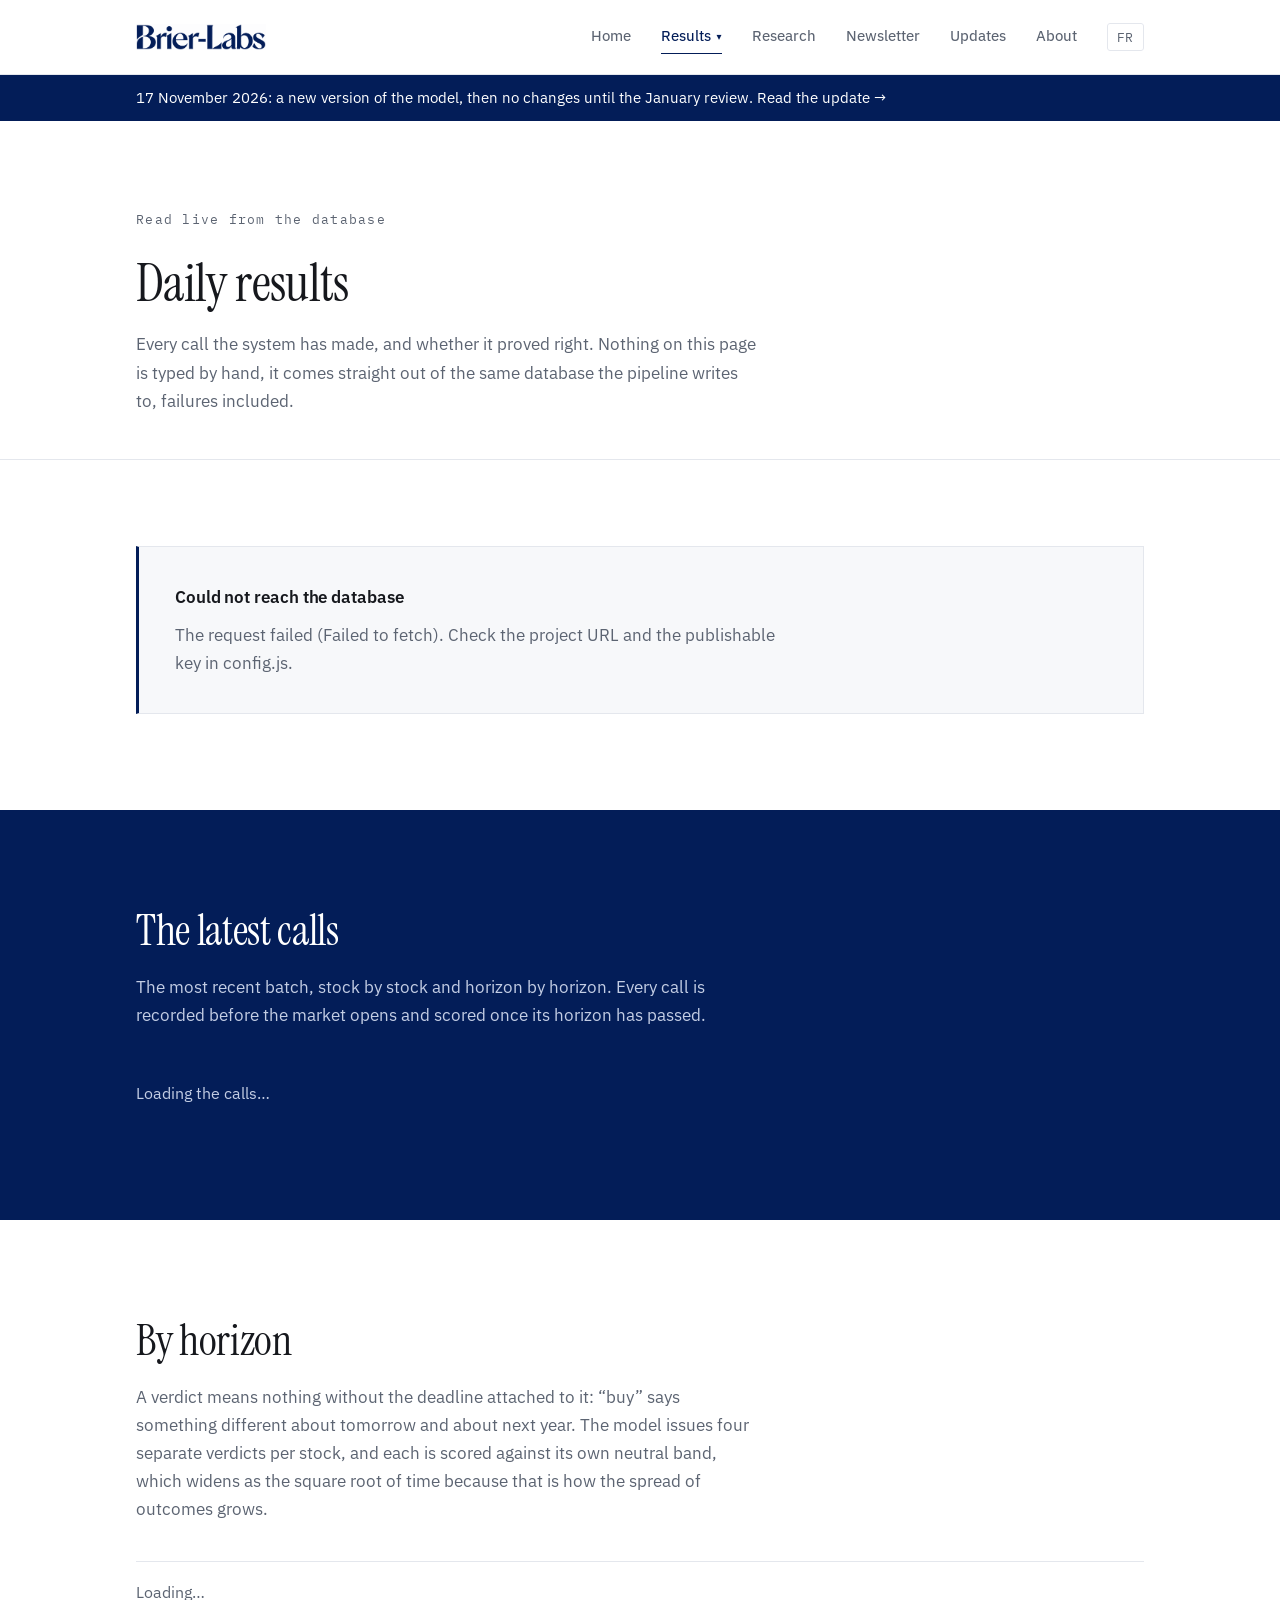
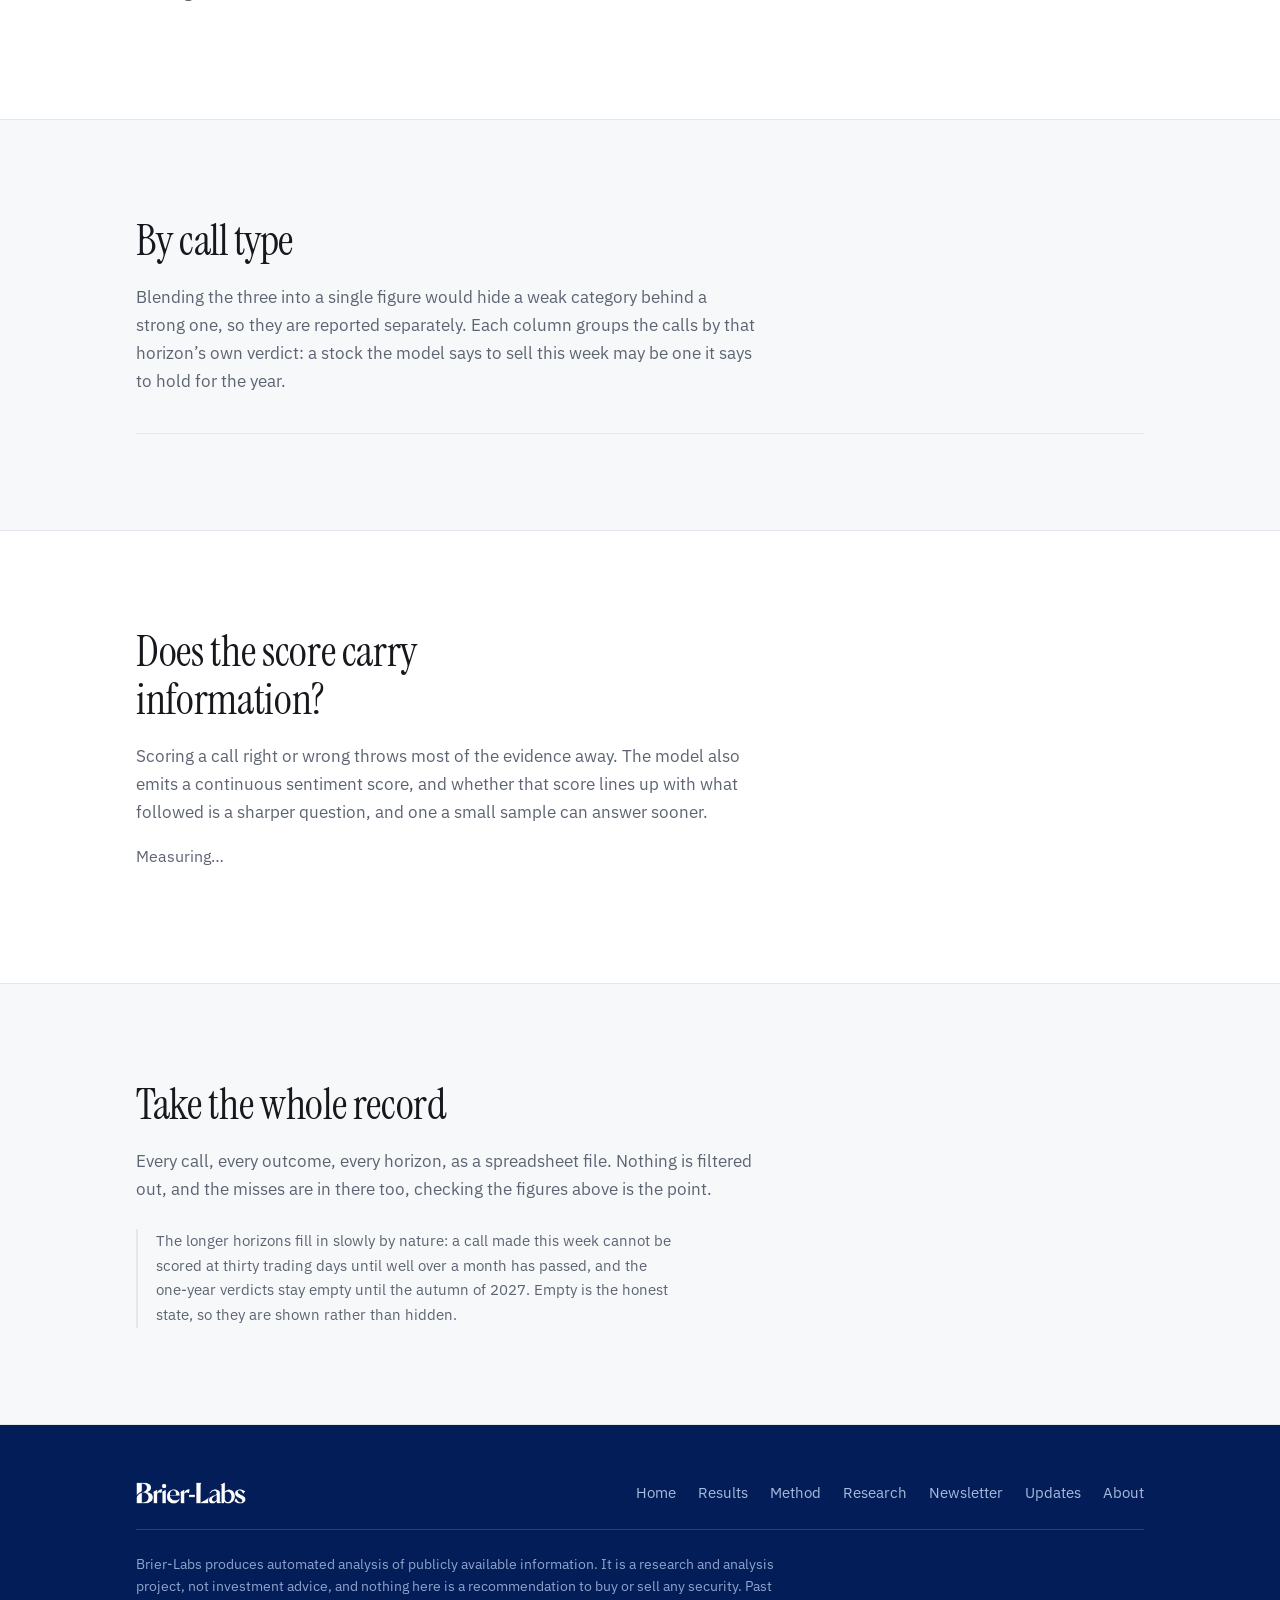
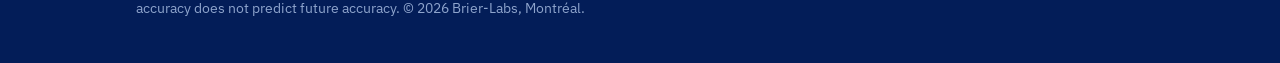
<file: results.html>
<!DOCTYPE html>
<html lang="en">
<head>
  <!-- Google tag (GTM-K6XMQ34F) : mesure d'audience, juste après <head> comme le demande Google -->
  <script async src="https://www.googletagmanager.com/gtm.js?id=GTM-K6XMQ34F"></script>
  <script>
    window.dataLayer = window.dataLayer || [];
    function gtag(){dataLayer.push(arguments);}
    gtag('js', new Date());
  </script>
<meta charset="utf-8">
<meta name="viewport" content="width=device-width, initial-scale=1">
<title>Daily results — Brier-Labs</title>
<meta name="description" content="The live record of Brier-Labs market calls, read straight from the database and scored against real outcomes.">
<link rel="icon" href="favicon.png">
<link rel="preconnect" href="https://fonts.googleapis.com">
<link rel="preconnect" href="https://fonts.gstatic.com" crossorigin>
<link href="https://fonts.googleapis.com/css2?family=Instrument+Serif:ital@0;1&family=IBM+Plex+Sans:wght@400;450;600&family=IBM+Plex+Mono:wght@400;500&display=swap" rel="stylesheet">
<link rel="stylesheet" href="styles.css">
</head>
<body>

<nav class="nav">
  <div class="wrap nav-in">
    <a class="nav-logo" href="index.html"><img src="logo-wordmark.png" alt="Brier-Labs"></a>
    <div class="nav-menu">
      <a href="index.html"><span lang="en">Home</span><span lang="fr">Accueil</span></a>
      <div class="nav-groupe">
        <button class="nav-deroule on" type="button" aria-expanded="false" aria-controls="sous-resultats"><span lang="en">Results</span><span lang="fr">Résultats</span><span class="nav-fleche" aria-hidden="true">▾</span></button>
        <div class="nav-sous" id="sous-resultats" hidden>
          <a href="results.html" class="on" aria-current="page"><span lang="en">Daily results</span><span lang="fr">Résultats quotidiens</span></a>
          <a href="method.html"><span lang="en">Method</span><span lang="fr">Méthode</span></a>
        </div>
      </div>
      <a href="research.html"><span lang="en">Research</span><span lang="fr">Recherche</span></a>
      <a href="newsletter.html"><span lang="en">Newsletter</span><span lang="fr">Newsletter</span></a>
      <a href="updates.html"><span lang="en">Updates</span><span lang="fr">Mises à jour</span></a>
      <a href="about.html"><span lang="en">About</span><span lang="fr">À propos</span></a>
      <button class="lang" type="button">FR</button>
    </div>
  </div>
</nav>

<div class="annonce">
  <div class="wrap">
    <a href="updates.html#2026-11-17"><span lang="en">17 November 2026: a new version of the model, then no changes until the January review. Read the update →</span><span lang="fr">17 novembre 2026 : une nouvelle version du modèle, puis aucun changement avant le bilan de janvier. Lire la mise à jour →</span></a>
  </div>
</div>

<header class="page-head">
  <div class="wrap">
    <p class="eyebrow"><span lang="en">Read live from the database</span><span lang="fr">Lu en direct dans la base</span></p>
    <h1 lang="en">Daily results</h1>
    <h1 lang="fr">Résultats quotidiens</h1>
    <p class="lede" lang="en">Every call the system has made, and whether it proved right. Nothing on this page is typed by hand, it comes straight out of the same database the pipeline writes to, failures included.</p>
    <p class="lede" lang="fr">Chaque appel produit par le système, et s’il s’est avéré juste. Rien sur cette page n’est saisi à la main, tout sort de la base où écrit le pipeline, échecs compris.</p>
  </div>
</header>

<section class="section-tight">
  <div class="wrap">
    <div id="live">
      <p class="loading"><span lang="en">Loading the record…</span><span lang="fr">Chargement du relevé…</span></p>
    </div>
  </div>
</section>

<section class="dark appels-section">
  <div class="wrap">
    <h2 lang="en">The latest calls</h2>
    <h2 lang="fr">Les derniers appels</h2>
    <p class="sec-intro" lang="en">The most recent batch, stock by stock and horizon by horizon. Every call is recorded before the market opens and scored once its horizon has passed.</p>
    <p class="sec-intro" lang="fr">Le lot le plus récent, titre par titre et horizon par horizon. Chaque appel est enregistré avant l’ouverture du marché, puis noté une fois son échéance passée.</p>
    <div id="latest">
      <p class="loading"><span lang="en">Loading the calls…</span><span lang="fr">Chargement des appels…</span></p>
    </div>
  </div>
</section>

<section>
  <div class="wrap">
    <h2 lang="en">By horizon</h2>
    <h2 lang="fr">Par horizon</h2>
    <p class="sec-intro" lang="en">A verdict means nothing without the deadline attached to it: “buy” says something different about tomorrow and about next year. The model issues four separate verdicts per stock, and each is scored against its own neutral band, which widens as the square root of time because that is how the spread of outcomes grows.</p>
    <p class="sec-intro" lang="fr">Un verdict ne veut rien dire sans l’échéance qui va avec&nbsp;: «&nbsp;acheter&nbsp;» ne dit pas la même chose de demain et de l’an prochain. Le modèle rend quatre verdicts distincts par titre, et chacun est noté contre sa propre zone neutre, qui s’élargit comme la racine du temps, puisque c’est ainsi que grandit la dispersion des résultats.</p>
    <div class="sigs" id="horizons">
      <p class="loading"><span lang="en">Loading…</span><span lang="fr">Chargement…</span></p>
    </div>
  </div>
</section>

<section class="band">
  <div class="wrap">
    <h2 lang="en">By call type</h2>
    <h2 lang="fr">Par type d’appel</h2>
    <p class="sec-intro" lang="en">Blending the three into a single figure would hide a weak category behind a strong one, so they are reported separately. Each column groups the calls by that horizon’s own verdict: a stock the model says to sell this week may be one it says to hold for the year.</p>
    <p class="sec-intro" lang="fr">Fondre les trois en un seul chiffre masquerait une catégorie faible derrière une catégorie forte, donc ils sont rapportés séparément. Chaque colonne regroupe les appels selon le verdict propre à cet horizon&nbsp;: un titre que le modèle dit de vendre cette semaine peut être un titre qu’il dit de conserver sur l’année.</p>
    <div class="sigs" id="by-signal"></div>
  </div>
</section>

<section>
  <div class="wrap"><div class="narrow">
    <h2 lang="en">Does the score carry information?</h2>
    <h2 lang="fr">Le score porte-t-il de l’information&nbsp;?</h2>
    <p class="sec-intro" lang="en">Scoring a call right or wrong throws most of the evidence away. The model also emits a continuous sentiment score, and whether that score lines up with what followed is a sharper question, and one a small sample can answer sooner.</p>
    <p class="sec-intro" lang="fr">Noter un appel juste ou faux jette l’essentiel de l’information. Le modèle produit aussi un score de sentiment continu, et savoir si ce score s’accorde avec ce qui a suivi est une question plus fine, à laquelle un petit échantillon peut répondre plus tôt.</p>
    <div id="signal">
      <p class="loading"><span lang="en">Measuring…</span><span lang="fr">Mesure en cours…</span></p>
    </div>
  </div></div>
</section>

<section class="band">
  <div class="wrap"><div class="narrow">
    <h2 lang="en">Take the whole record</h2>
    <h2 lang="fr">Prendre tout le relevé</h2>
    <p class="sec-intro" lang="en">Every call, every outcome, every horizon, as a spreadsheet file. Nothing is filtered out, and the misses are in there too, checking the figures above is the point.</p>
    <p class="sec-intro" lang="fr">Chaque appel, chaque résultat, chaque horizon, dans un fichier tableur. Rien n’est filtré, et les échecs y sont aussi, vérifier les chiffres ci-dessus est précisément l’objectif.</p>
    <p style="margin-top:22px">
      <a id="download" class="dl" style="display:none" href="#"><span lang="en">Download the full record (CSV)</span><span lang="fr">Télécharger le relevé complet (CSV)</span></a>
    </p>
    <p class="note" lang="en">The longer horizons fill in slowly by nature: a call made this week cannot be scored at thirty trading days until well over a month has passed, and the one-year verdicts stay empty until the autumn of 2027. Empty is the honest state, so they are shown rather than hidden.</p>
    <p class="note" lang="fr">Les horizons longs se remplissent lentement par nature&nbsp;: un appel produit cette semaine ne peut être noté à trente jours de bourse qu’après plus d’un mois, et les verdicts annuels resteront vides jusqu’à l’automne 2027. Vide est l’état honnête&nbsp;: ils sont affichés plutôt que masqués.</p>
  </div></div>
</section>

<footer>
  <div class="wrap">
    <div class="foot-top">
      <img src="logo-wordmark-white.png" alt="Brier-Labs">
      <div class="foot-links">
        <a href="index.html"><span lang="en">Home</span><span lang="fr">Accueil</span></a>
        <a href="results.html"><span lang="en">Results</span><span lang="fr">Résultats</span></a>
        <a href="method.html"><span lang="en">Method</span><span lang="fr">Méthode</span></a>
        <a href="research.html"><span lang="en">Research</span><span lang="fr">Recherche</span></a>
        <a href="newsletter.html"><span lang="en">Newsletter</span><span lang="fr">Newsletter</span></a>
        <a href="updates.html"><span lang="en">Updates</span><span lang="fr">Mises à jour</span></a>
        <a href="about.html"><span lang="en">About</span><span lang="fr">À propos</span></a>
      </div>
    </div>
    <p class="disclaimer" lang="en">Brier-Labs produces automated analysis of publicly available information. It is a research and analysis project, not investment advice, and nothing here is a recommendation to buy or sell any security. Past accuracy does not predict future accuracy. © 2026 Brier-Labs, Montréal.</p>
    <p class="disclaimer" lang="fr">Brier-Labs produit une analyse automatisée d’informations publiquement disponibles. Il s’agit d’un projet de recherche et d’analyse, non d’un conseil en investissement, et rien ici ne constitue une recommandation d’achat ou de vente. La justesse passée ne préjuge pas de la justesse future. © 2026 Brier-Labs, Montréal.</p>
  </div>
</footer>

<script src="reports.js"></script>
<script src="config.js"></script>
<script src="site.js"></script>
<script src="data.js"></script>
</body>
</html>
</file>
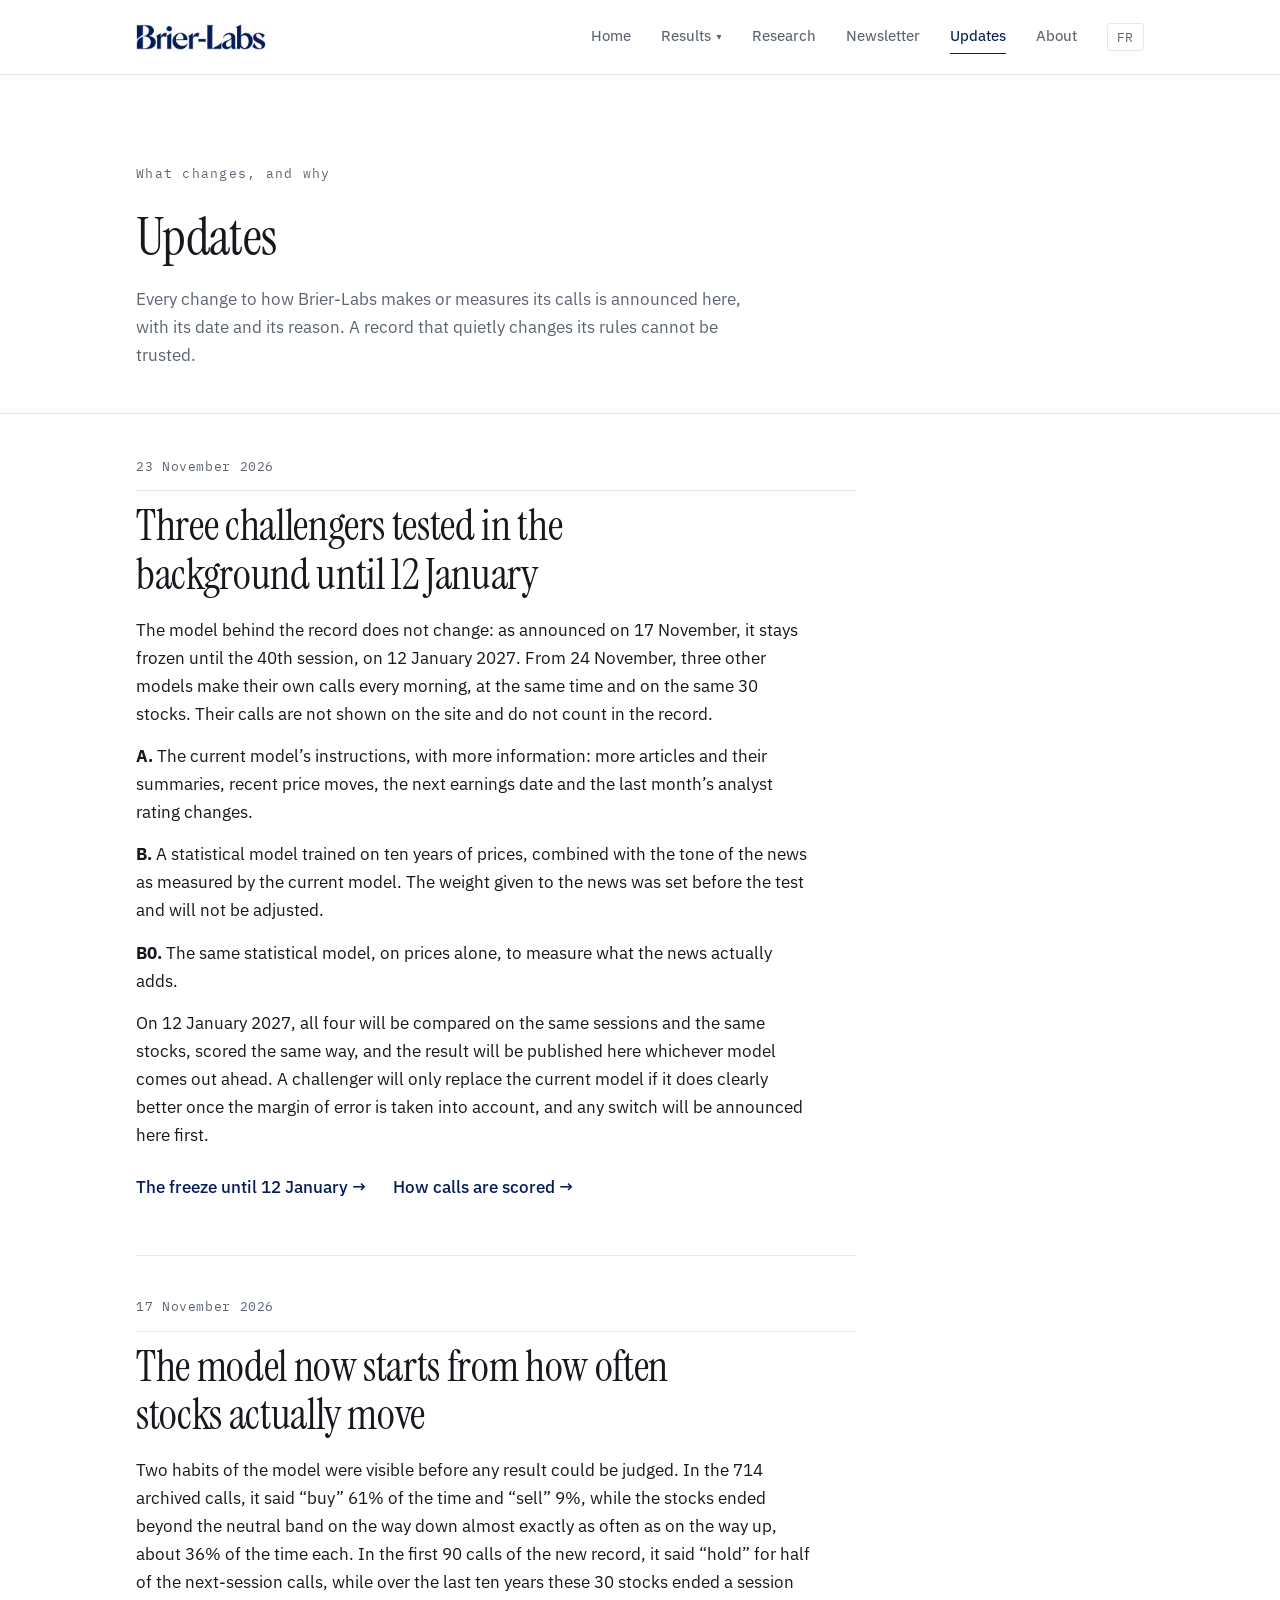
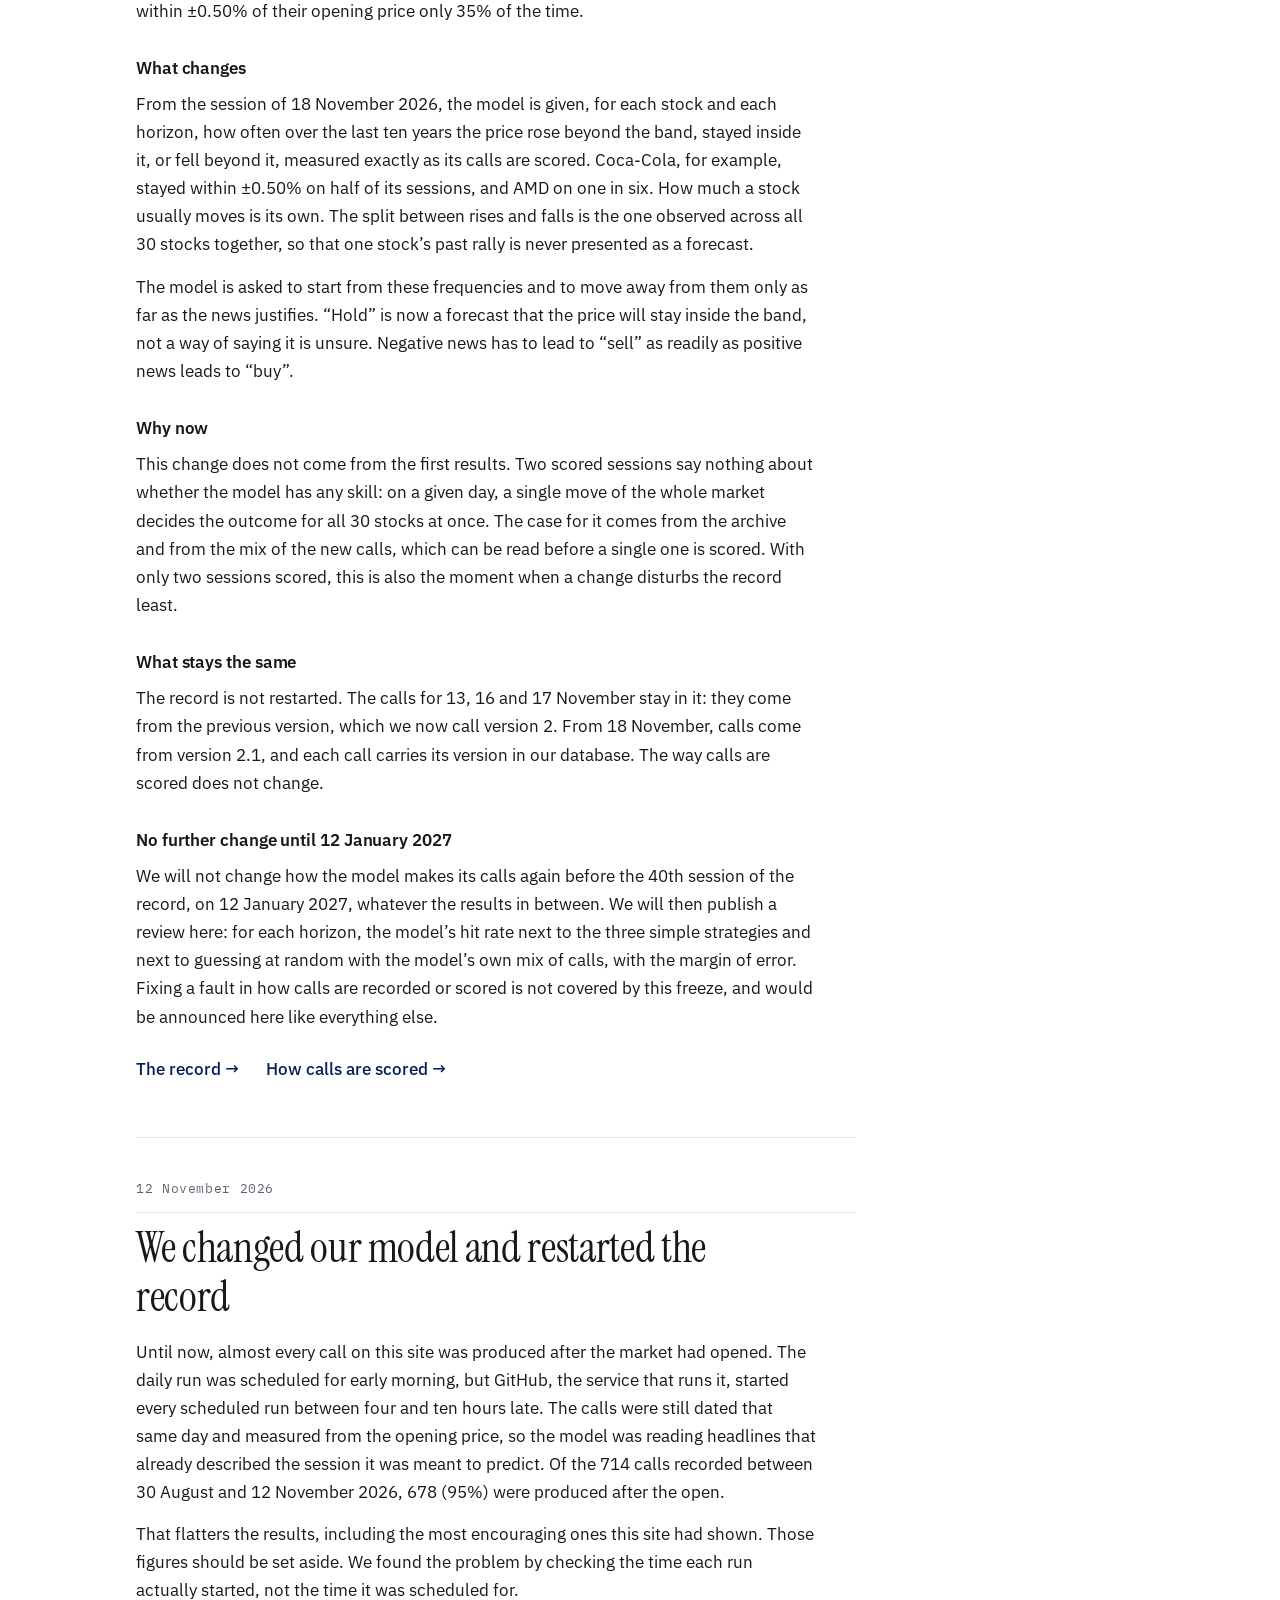
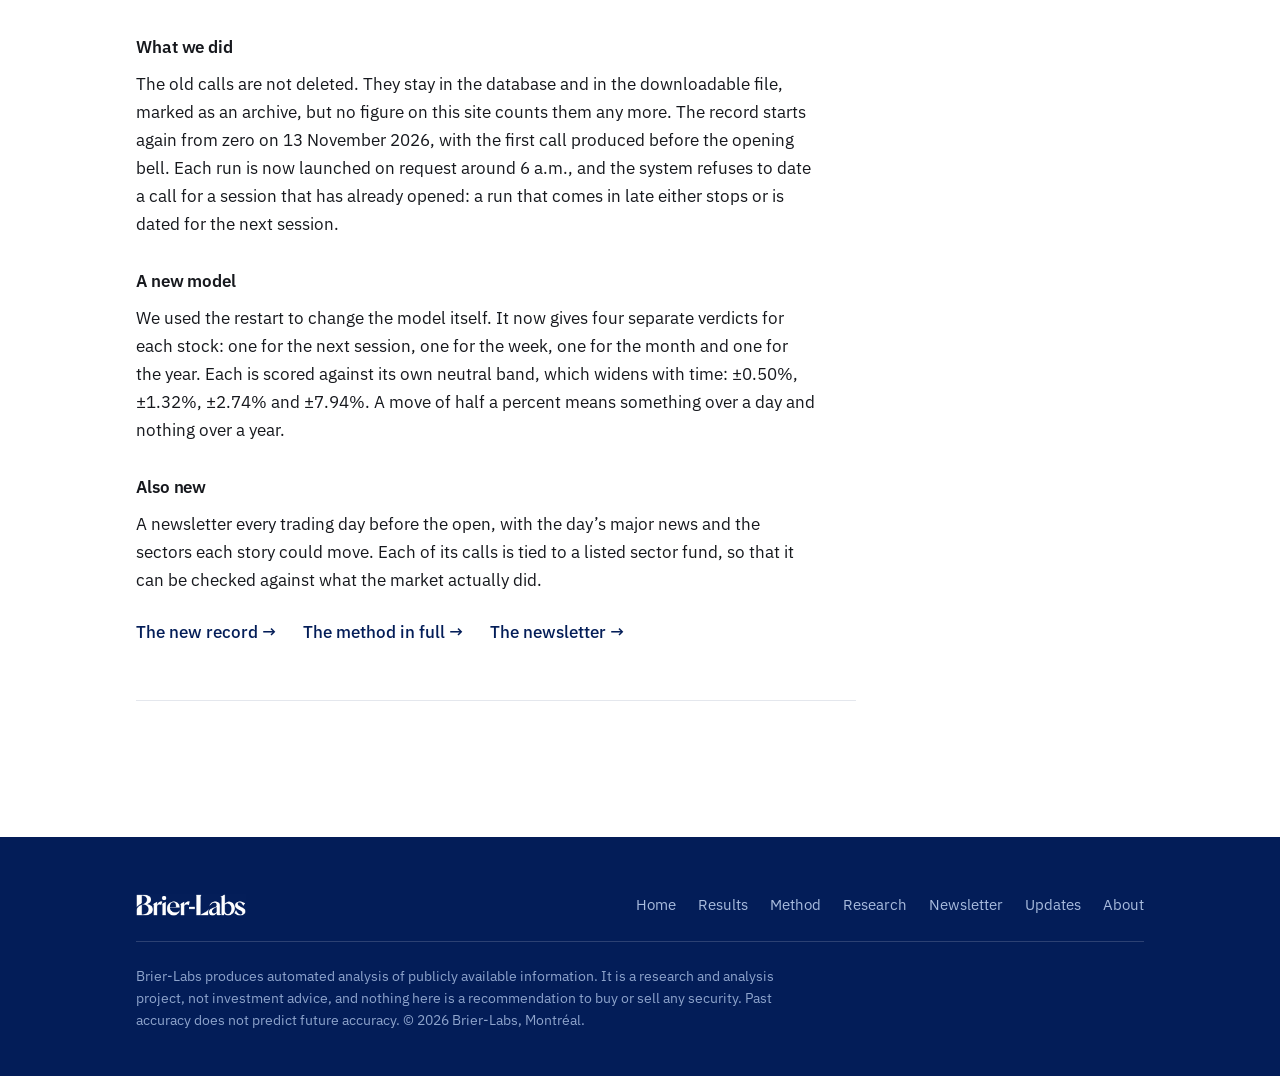
<file: updates.html>
<!DOCTYPE html>
<html lang="en">
<head>
  <!-- Google tag (GTM-K6XMQ34F) : mesure d'audience, juste après <head> comme le demande Google -->
  <script async src="https://www.googletagmanager.com/gtm.js?id=GTM-K6XMQ34F"></script>
  <script>
    window.dataLayer = window.dataLayer || [];
    function gtag(){dataLayer.push(arguments);}
    gtag('js', new Date());
  </script>
<meta charset="utf-8">
<meta name="viewport" content="width=device-width, initial-scale=1">
<title>Updates — Brier-Labs</title>
<meta name="description" content="What changes at Brier-Labs, when, and why. Every change to the method is announced here with its date.">
<link rel="icon" href="favicon.png">
<link rel="preconnect" href="https://fonts.googleapis.com">
<link rel="preconnect" href="https://fonts.gstatic.com" crossorigin>
<link href="https://fonts.googleapis.com/css2?family=Instrument+Serif:ital@0;1&family=IBM+Plex+Sans:wght@400;450;600&family=IBM+Plex+Mono:wght@400;500&display=swap" rel="stylesheet">
<link rel="stylesheet" href="styles.css">
</head>
<body>

<nav class="nav">
  <div class="wrap nav-in">
    <a class="nav-logo" href="index.html"><img src="logo-wordmark.png" alt="Brier-Labs"></a>
    <div class="nav-menu">
      <a href="index.html"><span lang="en">Home</span><span lang="fr">Accueil</span></a>
      <div class="nav-groupe">
        <button class="nav-deroule" type="button" aria-expanded="false" aria-controls="sous-resultats"><span lang="en">Results</span><span lang="fr">Résultats</span><span class="nav-fleche" aria-hidden="true">▾</span></button>
        <div class="nav-sous" id="sous-resultats" hidden>
          <a href="results.html"><span lang="en">Daily results</span><span lang="fr">Résultats quotidiens</span></a>
          <a href="method.html"><span lang="en">Method</span><span lang="fr">Méthode</span></a>
        </div>
      </div>
      <a href="research.html"><span lang="en">Research</span><span lang="fr">Recherche</span></a>
      <a href="newsletter.html"><span lang="en">Newsletter</span><span lang="fr">Newsletter</span></a>
      <a href="updates.html" class="on" aria-current="page"><span lang="en">Updates</span><span lang="fr">Mises à jour</span></a>
      <a href="about.html"><span lang="en">About</span><span lang="fr">À propos</span></a>
      <button class="lang" type="button">FR</button>
    </div>
  </div>
</nav>

<header class="page-head">
  <div class="wrap">
    <p class="eyebrow"><span lang="en">What changes, and why</span><span lang="fr">Ce qui change, et pourquoi</span></p>
    <h1 lang="en">Updates</h1>
    <h1 lang="fr">Mises à jour</h1>
    <p class="lede" lang="en">Every change to how Brier-Labs makes or measures its calls is announced here, with its date and its reason. A record that quietly changes its rules cannot be trusted.</p>
    <p class="lede" lang="fr">Chaque changement dans la façon dont Brier-Labs produit ou mesure ses appels est annoncé ici, avec sa date et sa raison. Un relevé qui change ses règles en silence ne mérite aucune confiance.</p>
  </div>
</header>

<section class="section-tight">
  <div class="wrap"><div class="narrow">

    <article class="maj" id="2026-11-23">
      <div class="record-meta"><span lang="en">23 November 2026</span><span lang="fr">23 novembre 2026</span></div>
      <h2 lang="en">Three challengers tested in the background until 12 January</h2>
      <h2 lang="fr">Trois challengers testés en coulisses jusqu’au 12 janvier</h2>
      <p lang="en">The model behind the record does not change: as announced on 17 November, it stays frozen until the 40th session, on 12 January 2027. From 24 November, three other models make their own calls every morning, at the same time and on the same 30 stocks. Their calls are not shown on the site and do not count in the record.</p>
      <p lang="fr">Le modèle du relevé ne change pas : comme annoncé le 17 novembre, il reste gelé jusqu’à la 40e séance, le 12 janvier 2027. À partir du 24 novembre, trois autres modèles produisent leurs propres appels chaque matin, à la même heure et sur les mêmes 30 titres. Leurs appels ne sont pas affichés sur le site et ne comptent pas dans le relevé.</p>
      <p lang="en"><strong>A.</strong> The current model’s instructions, with more information: more articles and their summaries, recent price moves, the next earnings date and the last month’s analyst rating changes.</p>
      <p lang="fr"><strong>A.</strong> Les consignes du modèle actuel, avec plus d’informations : davantage d’articles et leurs résumés, les mouvements récents du cours, la prochaine date de résultats et les changements de recommandation des analystes du dernier mois.</p>
      <p lang="en"><strong>B.</strong> A statistical model trained on ten years of prices, combined with the tone of the news as measured by the current model. The weight given to the news was set before the test and will not be adjusted.</p>
      <p lang="fr"><strong>B.</strong> Un modèle statistique entraîné sur dix ans de cours, combiné au ton des nouvelles mesuré par le modèle actuel. Le poids donné aux nouvelles a été fixé avant le test et ne sera pas ajusté.</p>
      <p lang="en"><strong>B0.</strong> The same statistical model, on prices alone, to measure what the news actually adds.</p>
      <p lang="fr"><strong>B0.</strong> Le même modèle statistique, sur les cours seuls, pour mesurer ce que les nouvelles apportent vraiment.</p>
      <p lang="en">On 12 January 2027, all four will be compared on the same sessions and the same stocks, scored the same way, and the result will be published here whichever model comes out ahead. A challenger will only replace the current model if it does clearly better once the margin of error is taken into account, and any switch will be announced here first.</p>
      <p lang="fr">Le 12 janvier 2027, les quatre seront comparés sur les mêmes séances et les mêmes titres, notés de la même façon, et le résultat sera publié ici, quel que soit le modèle en tête. Un challenger ne remplacera le modèle actuel que s’il fait nettement mieux, marge d’erreur comprise, et tout changement sera d’abord annoncé ici.</p>
      <p class="maj-liens">
        <a href="updates.html#2026-11-17"><span lang="en">The freeze until 12 January →</span><span lang="fr">Le gel jusqu’au 12 janvier →</span></a>
        <a href="method.html"><span lang="en">How calls are scored →</span><span lang="fr">Comment les appels sont notés →</span></a>
      </p>
    </article>
    <article class="maj" id="2026-11-17">
      <div class="record-meta"><span lang="en">17 November 2026</span><span lang="fr">17 novembre 2026</span></div>
      <h2 lang="en">The model now starts from how often stocks actually move</h2>
      <h2 lang="fr">Le modèle part désormais de la fréquence réelle des mouvements</h2>
      <p lang="en">Two habits of the model were visible before any result could be judged. In the 714 archived calls, it said “buy” 61% of the time and “sell” 9%, while the stocks ended beyond the neutral band on the way down almost exactly as often as on the way up, about 36% of the time each. In the first 90 calls of the new record, it said “hold” for half of the next-session calls, while over the last ten years these 30 stocks ended a session within ±0.50% of their opening price only 35% of the time.</p>
      <p lang="fr">Deux habitudes du modèle étaient visibles avant que le moindre résultat puisse être jugé. Dans les 714 appels de l’archive, il disait « acheter » 61 % du temps et « vendre » 9 %, alors que les titres sortaient de la zone neutre vers le bas presque exactement aussi souvent que vers le haut, environ 36 % du temps chacun. Dans les 90 premiers appels du nouveau relevé, il disait « conserver » pour la moitié des appels de la séance, alors qu’au cours des dix dernières années ces 30 titres n’ont fini une séance à moins de 0,50 % de leur cours d’ouverture que 35 % du temps.</p>
      <h3 lang="en">What changes</h3>
      <h3 lang="fr">Ce qui change</h3>
      <p lang="en">From the session of 18 November 2026, the model is given, for each stock and each horizon, how often over the last ten years the price rose beyond the band, stayed inside it, or fell beyond it, measured exactly as its calls are scored. Coca-Cola, for example, stayed within ±0.50% on half of its sessions, and AMD on one in six. How much a stock usually moves is its own. The split between rises and falls is the one observed across all 30 stocks together, so that one stock’s past rally is never presented as a forecast.</p>
      <p lang="fr">À partir de la séance du 18 novembre 2026, le modèle reçoit, pour chaque titre et chaque horizon, la fréquence à laquelle le cours est monté au-delà de la zone neutre, y est resté, ou est descendu en dessous au cours des dix dernières années, mesurée exactement comme ses appels sont notés. Coca-Cola, par exemple, est resté à moins de 0,50 % une séance sur deux, et AMD une sur six. L’ampleur habituelle des mouvements est propre à chaque titre. Le partage entre hausses et baisses est celui des 30 titres pris ensemble, pour que la hausse passée d’un titre ne soit jamais présentée comme une prévision.</p>
      <p lang="en">The model is asked to start from these frequencies and to move away from them only as far as the news justifies. “Hold” is now a forecast that the price will stay inside the band, not a way of saying it is unsure. Negative news has to lead to “sell” as readily as positive news leads to “buy”.</p>
      <p lang="fr">Le modèle doit partir de ces fréquences et ne s’en écarter qu’autant que les nouvelles le justifient. « Conserver » est désormais une prévision, celle que le cours restera dans la zone neutre, et non une façon de dire qu’il hésite. Une mauvaise nouvelle doit mener à « vendre » aussi facilement qu’une bonne nouvelle mène à « acheter ».</p>
      <h3 lang="en">Why now</h3>
      <h3 lang="fr">Pourquoi maintenant</h3>
      <p lang="en">This change does not come from the first results. Two scored sessions say nothing about whether the model has any skill: on a given day, a single move of the whole market decides the outcome for all 30 stocks at once. The case for it comes from the archive and from the mix of the new calls, which can be read before a single one is scored. With only two sessions scored, this is also the moment when a change disturbs the record least.</p>
      <p lang="fr">Ce changement ne vient pas des premiers résultats. Deux séances notées ne disent rien de l’habileté du modèle : un jour donné, un seul mouvement de l’ensemble du marché décide du sort des 30 titres à la fois. Ce qui le justifie, ce sont l’archive et la répartition des nouveaux appels, qui se lit avant même qu’un seul soit noté. Avec deux séances notées seulement, c’est aussi le moment où un changement perturbe le moins le relevé.</p>
      <h3 lang="en">What stays the same</h3>
      <h3 lang="fr">Ce qui ne change pas</h3>
      <p lang="en">The record is not restarted. The calls for 13, 16 and 17 November stay in it: they come from the previous version, which we now call version 2. From 18 November, calls come from version 2.1, and each call carries its version in our database. The way calls are scored does not change.</p>
      <p lang="fr">Le relevé n’est pas remis à zéro. Les appels des 13, 16 et 17 novembre y restent : ils viennent de la version précédente, que nous appelons désormais version 2. À partir du 18 novembre, les appels viennent de la version 2.1, et chaque appel porte sa version dans notre base de données. La façon de noter les appels ne change pas.</p>
      <h3 lang="en">No further change until 12 January 2027</h3>
      <h3 lang="fr">Plus aucun changement avant le 12 janvier 2027</h3>
      <p lang="en">We will not change how the model makes its calls again before the 40th session of the record, on 12 January 2027, whatever the results in between. We will then publish a review here: for each horizon, the model’s hit rate next to the three simple strategies and next to guessing at random with the model’s own mix of calls, with the margin of error. Fixing a fault in how calls are recorded or scored is not covered by this freeze, and would be announced here like everything else.</p>
      <p lang="fr">Nous ne changerons plus la façon dont le modèle produit ses appels avant la 40e séance du relevé, le 12 janvier 2027, quels que soient les résultats d’ici là. Nous publierons alors ici un bilan : pour chaque horizon, le taux de réussite du modèle à côté des trois stratégies simples et du hasard avec la même répartition d’appels que le modèle, avec la marge d’erreur. La correction d’un défaut dans l’enregistrement ou la notation des appels n’est pas concernée par ce gel, et serait annoncée ici comme tout le reste.</p>
      <p class="maj-liens">
        <a href="results.html"><span lang="en">The record →</span><span lang="fr">Le relevé →</span></a>
        <a href="method.html"><span lang="en">How calls are scored →</span><span lang="fr">Comment les appels sont notés →</span></a>
      </p>
    </article>
    <article class="maj" id="2026-11-12">
      <div class="record-meta"><span lang="en">12 November 2026</span><span lang="fr">12 novembre 2026</span></div>
      <h2 lang="en">We changed our model and restarted the record</h2>
      <h2 lang="fr">Nous avons changé de modèle et remis le relevé à zéro</h2>

      <p lang="en">Until now, almost every call on this site was produced after the market had opened. The daily run was scheduled for early morning, but GitHub, the service that runs it, started every scheduled run between four and ten hours late. The calls were still dated that same day and measured from the opening price, so the model was reading headlines that already described the session it was meant to predict. Of the 714 calls recorded between 30 August and 12 November 2026, 678 (95%) were produced after the open.</p>
      <p lang="fr">Jusqu’ici, presque tous les appels de ce site ont été produits après l’ouverture du marché. Le run quotidien était programmé tôt le matin, mais GitHub, le service qui le lance, a démarré chaque run programmé avec quatre à dix heures de retard. Les appels restaient pourtant datés du jour même et mesurés depuis le cours d’ouverture : le modèle lisait donc des titres qui décrivaient déjà la séance qu’il devait prédire. Sur les 714 appels enregistrés entre le 30 août et le 12 novembre 2026, 678 (95 %) ont été produits après l’ouverture.</p>

      <p lang="en">That flatters the results, including the most encouraging ones this site had shown. Those figures should be set aside. We found the problem by checking the time each run actually started, not the time it was scheduled for.</p>
      <p lang="fr">Cela flatte les résultats, y compris les plus encourageants que ce site avait affichés. Ces chiffres sont à écarter. Le problème a été trouvé en vérifiant l’heure à laquelle chaque run a réellement démarré, et non celle à laquelle il était prévu.</p>

      <h3 lang="en">What we did</h3>
      <h3 lang="fr">Ce que nous avons fait</h3>
      <p lang="en">The old calls are not deleted. They stay in the database and in the downloadable file, marked as an archive, but no figure on this site counts them any more. The record starts again from zero on 13 November 2026, with the first call produced before the opening bell. Each run is now launched on request around 6 a.m., and the system refuses to date a call for a session that has already opened: a run that comes in late either stops or is dated for the next session.</p>
      <p lang="fr">Les anciens appels ne sont pas effacés. Ils restent dans la base et dans le fichier téléchargeable, marqués comme archive, mais plus aucun chiffre du site n’en tient compte. Le relevé repart de zéro le 13 novembre 2026, avec le premier appel produit avant l’ouverture. Chaque run est désormais lancé sur commande vers 6 h, et le système refuse de dater un appel d’une séance déjà ouverte : un run en retard s’arrête, ou est daté de la séance suivante.</p>

      <h3 lang="en">A new model</h3>
      <h3 lang="fr">Un nouveau modèle</h3>
      <p lang="en">We used the restart to change the model itself. It now gives four separate verdicts for each stock: one for the next session, one for the week, one for the month and one for the year. Each is scored against its own neutral band, which widens with time: ±0.50%, ±1.32%, ±2.74% and ±7.94%. A move of half a percent means something over a day and nothing over a year.</p>
      <p lang="fr">Nous avons profité de la remise à zéro pour changer le modèle lui-même. Il rend désormais quatre verdicts distincts pour chaque titre : un pour la prochaine séance, un pour la semaine, un pour le mois et un pour l’année. Chacun est noté contre sa propre zone neutre, qui s’élargit avec le temps : ±0,50 %, ±1,32 %, ±2,74 % et ±7,94 %. Un mouvement d’un demi-point veut dire quelque chose sur une journée, et rien sur une année.</p>

      <h3 lang="en">Also new</h3>
      <h3 lang="fr">Aussi nouveau</h3>
      <p lang="en">A newsletter every trading day before the open, with the day’s major news and the sectors each story could move. Each of its calls is tied to a listed sector fund, so that it can be checked against what the market actually did.</p>
      <p lang="fr">Une newsletter chaque jour de bourse avant l’ouverture, avec les nouvelles majeures du jour et les secteurs que chacune pourrait faire bouger. Chacune de ses prévisions est rattachée à un fonds sectoriel coté, pour pouvoir être vérifiée contre ce que le marché a réellement fait.</p>

      <p class="maj-liens">
        <a href="results.html"><span lang="en">The new record →</span><span lang="fr">Le nouveau relevé →</span></a>
        <a href="method.html"><span lang="en">The method in full →</span><span lang="fr">La méthode en entier →</span></a>
        <a href="newsletter.html"><span lang="en">The newsletter →</span><span lang="fr">La newsletter →</span></a>
      </p>
    </article>

  </div></div>
</section>

<footer>
  <div class="wrap">
    <div class="foot-top">
      <img src="logo-wordmark-white.png" alt="Brier-Labs">
      <div class="foot-links">
        <a href="index.html"><span lang="en">Home</span><span lang="fr">Accueil</span></a>
        <a href="results.html"><span lang="en">Results</span><span lang="fr">Résultats</span></a>
        <a href="method.html"><span lang="en">Method</span><span lang="fr">Méthode</span></a>
        <a href="research.html"><span lang="en">Research</span><span lang="fr">Recherche</span></a>
        <a href="newsletter.html"><span lang="en">Newsletter</span><span lang="fr">Newsletter</span></a>
        <a href="updates.html"><span lang="en">Updates</span><span lang="fr">Mises à jour</span></a>
        <a href="about.html"><span lang="en">About</span><span lang="fr">À propos</span></a>
      </div>
    </div>
    <p class="disclaimer" lang="en">Brier-Labs produces automated analysis of publicly available information. It is a research and analysis project, not investment advice, and nothing here is a recommendation to buy or sell any security. Past accuracy does not predict future accuracy. © 2026 Brier-Labs, Montréal.</p>
    <p class="disclaimer" lang="fr">Brier-Labs produit une analyse automatisée d’informations publiquement disponibles. Il s’agit d’un projet de recherche et d’analyse, non d’un conseil en investissement, et rien ici ne constitue une recommandation d’achat ou de vente. La justesse passée ne préjuge pas de la justesse future. © 2026 Brier-Labs, Montréal.</p>
  </div>
</footer>

<script src="site.js"></script>
</body>
</html>
</file>
<file: styles.css>
/* ==========================================================================
   Brier-Labs — feuille de style commune aux trois pages
   Couleur de marque : #031d58, reprise du logo.
   ========================================================================== */

:root{
  --navy:#031d58;
  --navy-soft:#1b3a73;
  --ink:#16181d;
  --muted:#5c6472;
  --rule:#e4e7ed;
  --bg:#ffffff;
  --bg-alt:#f7f8fa;
  --serif:"Instrument Serif",Georgia,"Times New Roman",serif;
  --sans:"IBM Plex Sans",system-ui,-apple-system,"Segoe UI",sans-serif;
  --mono:"IBM Plex Mono",ui-monospace,"SFMono-Regular",monospace;
  --gut:clamp(20px,5vw,56px);
}

*{box-sizing:border-box;margin:0;padding:0}
html{-webkit-text-size-adjust:100%;scroll-behavior:smooth}
body{
  font-family:var(--sans);
  font-size:17px;
  line-height:1.65;
  color:var(--ink);
  background:var(--bg);
  -webkit-font-smoothing:antialiased;
}
img{max-width:100%;display:block}
a{color:var(--navy)}

/* --- bascule de langue : on masque la version inactive ------------------- */
html[lang="en"] [lang="fr"],
html[lang="fr"] [lang="en"]{display:none !important}

.wrap{max-width:1120px;margin:0 auto;padding-left:var(--gut);padding-right:var(--gut)}
/* .narrow s'utilise À L'INTÉRIEUR de .wrap : il réduit la largeur de lecture
   sans recentrer le bloc, pour que tout le site garde la même marge gauche. */
.narrow{max-width:72ch}

/* ------------------------------- en-tête -------------------------------- */
.nav{
  position:sticky;top:0;z-index:50;
  background:rgba(255,255,255,.93);
  backdrop-filter:blur(8px);
  border-bottom:1px solid var(--rule);
}
.nav-in{display:flex;align-items:center;gap:clamp(16px,3vw,40px);height:74px}
.nav-logo{flex:none}
.nav-logo img{height:26px;width:auto}
.nav-menu{display:flex;gap:clamp(14px,2.4vw,30px);margin-left:auto;align-items:center}
.nav-menu a{
  font-size:15px;font-weight:450;color:var(--muted);text-decoration:none;
  padding:4px 0;border-bottom:1.5px solid transparent;white-space:nowrap;
}
.nav-menu a:hover{color:var(--navy)}
.nav-menu a.on{color:var(--navy);border-bottom-color:var(--navy)}

/* Rubrique à sous-pages (Résultats → Résultats quotidiens, Méthode).
   Le bouton a l'allure d'un lien du menu ; la liste s'ouvre au clic. */
.nav-groupe{position:relative}
.nav-deroule{
  font:inherit;font-size:15px;font-weight:450;color:var(--muted);
  background:none;border:0;border-bottom:1.5px solid transparent;border-radius:0;
  padding:4px 0;cursor:pointer;display:inline-flex;align-items:center;gap:5px;white-space:nowrap;
}
.nav-deroule:hover,.nav-deroule[aria-expanded="true"]{color:var(--navy)}
.nav-deroule.on{color:var(--navy);border-bottom-color:var(--navy)}
.nav-fleche{font-size:10px;line-height:1;transition:transform .15s}
.nav-deroule[aria-expanded="true"] .nav-fleche{transform:rotate(180deg)}
.nav-sous{
  position:absolute;top:calc(100% + 12px);left:-16px;z-index:60;min-width:210px;
  background:#fff;border:1px solid var(--rule);border-radius:4px;
  box-shadow:0 10px 28px rgba(3,29,88,.09);padding:6px 0;
}
.nav-sous[hidden]{display:none}
.nav-menu .nav-sous a{display:block;padding:9px 16px;border-bottom:0}
.nav-menu .nav-sous a:hover{background:#f4f6fa}
.nav-menu .nav-sous a.on{color:var(--navy);font-weight:600;border-bottom:0}

/* Bandeau d'annonce, sous le menu de l'accueil et des résultats. */
.annonce{background:var(--navy)}
.annonce a{display:block;padding:11px 0;color:#fff;font-size:14.5px;text-decoration:none}
.annonce a:hover{text-decoration:underline;text-underline-offset:3px}

.lang{
  font-family:var(--mono);font-size:12.5px;letter-spacing:.06em;
  background:none;border:1px solid var(--rule);border-radius:3px;
  color:var(--muted);padding:5px 9px;cursor:pointer;
}
.lang:hover{border-color:var(--navy);color:var(--navy)}

/* -------------------------------- hero ---------------------------------- */
.hero{padding:clamp(64px,10vw,124px) 0 clamp(48px,7vw,80px)}
.eyebrow{
  font-family:var(--mono);font-size:12.5px;letter-spacing:.1em;
  color:var(--muted);margin-bottom:26px;
}
h1{
  font-family:var(--serif);font-weight:400;
  font-size:clamp(2.6rem,6.2vw,4.5rem);
  line-height:1.04;letter-spacing:-.012em;
  max-width:19ch;
}
.hero .lede{
  margin-top:28px;font-size:clamp(1.05rem,1.7vw,1.22rem);
  color:var(--muted);max-width:60ch;
}

/* ------------------------------ sections -------------------------------- */
section{padding:clamp(56px,8vw,96px) 0}
.section-tight{padding-top:clamp(26px,3.6vw,42px)}
.band{background:var(--bg-alt);border-top:1px solid var(--rule);border-bottom:1px solid var(--rule)}
.dark{background:var(--navy);color:#fff}
.dark h2,.dark h3{color:#fff}
.dark p{color:#c3cde4}
.dark a{color:#fff}

h2{
  font-family:var(--serif);font-weight:400;
  font-size:clamp(1.9rem,3.6vw,2.7rem);
  line-height:1.12;letter-spacing:-.008em;max-width:22ch;
}
h3{font-size:1.08rem;font-weight:600;letter-spacing:-.005em}
.sec-intro{margin-top:18px;color:var(--muted);max-width:62ch}

/* ------------------------- registre de résultats ------------------------- */
.record{margin-top:40px;max-width:680px}
.record-meta{
  font-family:var(--mono);font-size:12.5px;letter-spacing:.05em;
  color:var(--muted);padding-bottom:14px;border-bottom:1px solid var(--rule);
}
.dark .record-meta{color:#8ea4cc;border-bottom-color:rgba(255,255,255,.18)}
.row{
  display:grid;grid-template-columns:minmax(140px,1.1fr) 2.6fr 58px;
  gap:16px;align-items:center;
  padding:17px 0;border-bottom:1px solid var(--rule);
}
.dark .row{border-bottom-color:rgba(255,255,255,.12)}
.row-name{font-size:15px;color:var(--muted)}
.row.mine .row-name{color:var(--ink);font-weight:600}
.dark .row-name{color:#a8bbdd}
.dark .row.mine .row-name{color:#fff}
.bar{height:7px;background:var(--rule);border-radius:4px;overflow:hidden}
.dark .bar{background:rgba(255,255,255,.14)}
.bar span{display:block;height:100%;background:var(--muted);border-radius:4px}
.row.mine .bar span{background:var(--navy)}
.dark .bar span{background:#5f7cb8}
.dark .row.mine .bar span{background:#fff}
.row-val{font-family:var(--mono);font-size:15px;text-align:right}
.read{margin-top:26px;max-width:62ch;font-size:15.5px}

/* -------------------------------- étapes -------------------------------- */
.steps{display:grid;grid-template-columns:repeat(3,1fr);gap:clamp(22px,3.4vw,46px);margin-top:46px}
.step{border-top:2px solid var(--navy);padding-top:20px}
.dark .step{border-top-color:#fff}
.step-n{font-family:var(--mono);font-size:12px;letter-spacing:.08em;color:var(--muted);margin-bottom:9px}
.dark .step-n{color:#8ea4cc}
.step p{margin-top:9px;color:var(--muted);font-size:15.5px}

/* ------------------------------- modules -------------------------------- */
.mods{margin-top:44px;border-top:1px solid var(--rule)}
.mod{
  display:grid;grid-template-columns:1fr auto;gap:18px;align-items:start;
  padding:24px 0;border-bottom:1px solid var(--rule);
}
.mod p{color:var(--muted);font-size:15.5px;margin-top:6px;max-width:58ch}
.tag{
  font-family:var(--mono);font-size:11.5px;letter-spacing:.07em;
  padding:4px 10px;border:1px solid var(--rule);border-radius:3px;
  color:var(--muted);white-space:nowrap;
}
.tag.live{border-color:var(--navy);color:var(--navy)}

/* ----------------------------- pages internes --------------------------- */
.page-head{padding:clamp(52px,7vw,88px) 0 clamp(26px,4vw,44px);border-bottom:1px solid var(--rule)}
.page-head h1{font-size:clamp(2.2rem,4.6vw,3.3rem);max-width:24ch}
.page-head .lede{margin-top:20px;color:var(--muted);max-width:62ch}

.notice{
  margin-top:44px;border:1px solid var(--rule);border-left:3px solid var(--navy);
  background:var(--bg-alt);padding:clamp(24px,3.4vw,36px);
}
.notice h3{margin-bottom:10px}
.notice p{color:var(--muted);max-width:60ch}
.notice ul{margin:18px 0 0 20px;color:var(--muted);font-size:15.5px}
.notice li{margin-bottom:7px}

/* ------------------------------- rapports ------------------------------- */
.reports{margin-top:14px}
.report{padding:30px 0;border-bottom:1px solid var(--rule);display:block;text-decoration:none;color:inherit}
.report:hover h3{color:var(--navy);text-decoration:underline;text-underline-offset:3px}
.report-date{font-family:var(--mono);font-size:12.5px;letter-spacing:.05em;color:var(--muted)}
.report h3{margin-top:8px;font-size:1.3rem;font-family:var(--serif);font-weight:400;letter-spacing:-.005em}
.report p{margin-top:9px;color:var(--muted);font-size:15.5px;max-width:62ch}
.report-go{
  display:inline-block;margin-top:13px;font-family:var(--mono);
  font-size:12.5px;letter-spacing:.05em;color:var(--navy);
}
.empty{padding:52px 0;color:var(--muted);border-bottom:1px solid var(--rule)}

/* --------------------- règles et listes (page Méthode) ------------------- */
/* Sous-titre à l'intérieur d'une section, au-dessus d'un second tableau. */
.sub{margin-top:46px}
.rules{margin:32px 0 0;border-top:1px solid var(--rule)}
.dark .rules{border-top-color:rgba(255,255,255,.18)}
.rule{
  display:grid;grid-template-columns:120px 1fr;gap:20px;align-items:baseline;
  padding:16px 0;border-bottom:1px solid var(--rule);
}
.dark .rule{border-bottom-color:rgba(255,255,255,.12)}
.rule-k{
  font-family:var(--mono);font-size:13px;letter-spacing:.04em;
  color:var(--navy);font-weight:500;
}
.dark .rule-k{color:#fff}
.rule-v{font-size:15.5px;color:var(--muted)}
.rule-v strong{color:var(--ink);font-weight:600;font-family:var(--mono);font-size:14.5px}
.dark .rule-v{color:#c3cde4}
.dark .rule-v strong{color:#fff}

.note{
  margin-top:26px;padding-left:18px;border-left:2px solid var(--rule);
  font-size:15px;color:var(--muted);max-width:60ch;
}
.dark .note{border-left-color:rgba(255,255,255,.28);color:#c3cde4}

ul.plain{margin:28px 0 0;padding-left:0;list-style:none}
ul.plain li{
  position:relative;padding-left:22px;margin-bottom:17px;
  color:var(--muted);font-size:15.5px;max-width:62ch;
}
ul.plain li::before{
  content:"";position:absolute;left:0;top:.62em;
  width:7px;height:1.5px;background:var(--navy);
}
.dark ul.plain li{color:#c3cde4}
.dark ul.plain li::before{background:#fff}
ul.plain strong{color:var(--ink);font-weight:600}
.dark ul.plain strong{color:#fff}

.contact{margin-top:26px;font-size:1.15rem}
.contact a{font-family:var(--mono);font-size:1rem;color:#fff;text-decoration:none;border-bottom:1px solid rgba(255,255,255,.4);padding-bottom:2px}
.contact a:hover{border-bottom-color:#fff}

/* --------------------- résultats en direct (page Résultats) -------------- */
.loading{color:var(--muted);font-size:15.5px;padding:18px 0}

.sigs{margin-top:38px;border-top:1px solid var(--rule)}
.sig{
  display:grid;grid-template-columns:1.4fr 1fr auto auto;gap:18px;align-items:baseline;
  padding:19px 0;border-bottom:1px solid var(--rule);
}
.sig-k{font-size:1.05rem;font-weight:600;letter-spacing:-.01em}
.sig-n{font-family:var(--mono);font-size:13px;color:var(--muted)}
.sig-v{font-family:var(--mono);font-size:1.15rem;text-align:right;min-width:74px}
.sig-h{display:block;font-size:11px;letter-spacing:.07em;color:var(--muted);margin-top:3px}

/* Relevé par horizon : même grille que ci-dessus, avec la bande neutre
   rappelée sous le nom de l'échéance et la référence triviale en retrait. */
.sig-band{
  display:block;font-family:var(--mono);font-size:12px;font-weight:400;
  letter-spacing:.03em;color:var(--muted);margin-top:4px;
}
.sig-ref{color:var(--muted)}
/* Détail par type d'appel : une colonne par horizon, sans compteur séparé
   puisque chaque horizon a le sien. */
.sig-4{grid-template-columns:1fr repeat(4,auto);gap:14px}
.sig-4 .sig-v{min-width:82px}
.sig-vide .sig-k,.sig-vide .sig-v{color:var(--muted)}
.sig-devance .sig-v:not(.sig-ref){color:var(--navy);font-weight:500}
.dark .sig-devance .sig-v:not(.sig-ref){color:#fff}

/* Corrélation score / rendement */
.corr{
  display:flex;align-items:baseline;gap:24px;
  margin-top:36px;padding-bottom:24px;border-bottom:1px solid var(--rule);
}
.dark .corr{border-bottom-color:rgba(255,255,255,.18)}
.corr-v{font-family:var(--mono);font-size:2.6rem;line-height:1;font-weight:500;color:var(--navy)}
.dark .corr-v{color:#fff}
.corr-x{flex:1;min-width:0}
.corr-k{font-size:15.5px;max-width:50ch}
.corr-s{font-family:var(--mono);font-size:12.5px;color:var(--muted);margin-top:7px}
.corr-h{margin-top:40px;font-size:1.05rem;letter-spacing:-.01em}
.corr-n{color:var(--muted);font-size:15px;max-width:64ch;margin:8px 0 20px}

.calls{margin-top:38px;border-top:1px solid var(--rule)}
.call{padding:20px 0;border-bottom:1px solid var(--rule)}
.call-top{display:flex;align-items:center;gap:12px;flex-wrap:wrap}
.call-tk{font-family:var(--mono);font-weight:500;font-size:15px;min-width:62px}
.call-sig{
  font-family:var(--mono);font-size:11.5px;letter-spacing:.06em;
  padding:3px 9px;border:1px solid var(--rule);border-radius:3px;color:var(--muted);
}
.call-sig.s-buy{border-color:var(--navy);color:var(--navy)}
.call-sig.s-sell{border-color:#9a3030;color:#9a3030}
.call-sc{font-family:var(--mono);font-size:13px;color:var(--muted)}
.call-end{margin-left:auto;display:flex;align-items:center;gap:12px}
.ret{font-family:var(--mono);font-size:13px;color:var(--muted)}
.v{font-family:var(--mono);font-size:11.5px;letter-spacing:.05em}
.v.ok{color:var(--navy);font-weight:500}
.v.ko{color:#9a3030}
.v.wait{color:var(--muted)}
.call-why{margin-top:10px;color:var(--muted);font-size:15px;max-width:70ch}

.dl{
  display:inline-block;font-family:var(--mono);font-size:13px;letter-spacing:.04em;
  color:var(--navy);text-decoration:none;
  border:1px solid var(--navy);border-radius:3px;padding:11px 18px;
}
.dl:hover{background:var(--navy);color:#fff}

/* -------------------------------- footer -------------------------------- */
footer{background:var(--navy);color:#a8bbdd;padding:56px 0 44px;font-size:14.5px;margin-top:0}
.foot-top{
  display:flex;flex-wrap:wrap;gap:22px;align-items:center;justify-content:space-between;
  padding-bottom:24px;border-bottom:1px solid rgba(255,255,255,.16);
}
.foot-top img{height:22px;width:auto}
.foot-links{display:flex;gap:22px}
.foot-links a{color:#a8bbdd;text-decoration:none}
.foot-links a:hover{color:#fff}
.disclaimer{margin-top:24px;max-width:84ch;line-height:1.62;font-size:13.5px;color:#8ea4cc}

/* --------------------------- Mosaïque des appels -------------------------
   Une ligne par titre, une tuile par horizon. Les couleurs disent le
   verdict, le texte le répète : la couleur n'est jamais le seul indice. */
.appels-section .sec-intro{max-width:62ch}
.appels-section #latest{margin-top:34px}
.dark .appels-aide{color:#8ea4cc;font-size:13.5px;margin:22px 0 26px}

.lot{display:grid;gap:11px;max-width:780px;margin-top:30px}
.lot-h{display:grid;grid-template-columns:84px minmax(0,1fr) 230px;gap:18px;align-items:center}
.lot-k{color:#fff;font-size:14.5px;font-weight:500}
.lot-barre{display:flex;gap:2px;height:12px}
.lot-barre i{display:block;height:100%;flex-basis:0;border-radius:2px}
.lot-barre .t-neutre{background:rgba(255,255,255,.26)}
.lot-n{color:#a8bbdd;font-size:13.5px}

.t-achat{background:#1f7a5c;color:#fff}
.t-vente{background:#b04141;color:#fff}
.t-neutre{background:rgba(255,255,255,.11);color:#dfe5f2}
.t-vide{color:rgba(255,255,255,.46);border:1px dashed rgba(255,255,255,.2);font-weight:400}

.appels-tete,.appel summary{
  display:grid;grid-template-columns:64px 176px minmax(0,1fr) 168px 14px;gap:18px;align-items:center;
}
.sans-seance .appels-tete,.sans-seance .appel summary{grid-template-columns:64px 176px minmax(0,1fr) 14px}
.appels-tete{padding:0 8px 10px;font-size:12.5px;color:#8ea4cc}
.appels-tete-h{display:grid;grid-template-columns:repeat(4,minmax(0,1fr));gap:6px;text-align:center}
.appels{border-top:1px solid rgba(255,255,255,.2)}
.appel{border-bottom:1px solid rgba(255,255,255,.12)}
.appel summary{list-style:none;cursor:pointer;padding:9px 8px}
.appel summary::-webkit-details-marker{display:none}
.appel summary:hover{background:rgba(255,255,255,.045)}
.appel summary:focus-visible{outline:2px solid #fff;outline-offset:-2px}
.appel[open] summary{background:rgba(255,255,255,.06)}

.appel-tk{font-family:var(--mono);font-weight:500;font-size:15px;line-height:1;color:#fff}
.appel-tuiles{display:grid;grid-template-columns:repeat(4,minmax(0,1fr));gap:6px}
.tuile{display:flex;align-items:center;justify-content:center;gap:2px;height:34px;border-radius:3px;font-size:13.5px;font-weight:600}
.tuile-h{display:none}

.reglette{display:flex;align-items:center;gap:12px}
.reglette-rail{position:relative;flex:1;max-width:104px;height:2px;background:rgba(255,255,255,.22)}
.reglette-rail::after{content:"";position:absolute;left:50%;top:-4px;width:1px;height:10px;background:rgba(255,255,255,.4)}
.reglette-rail i{position:absolute;top:50%;width:10px;height:10px;border-radius:50%;transform:translate(-50%,-50%);background:#c3cde4;z-index:1}
.r-pos .reglette-rail i{background:#55c597}
.r-neg .reglette-rail i{background:#e58585}
.reglette-n{font-family:var(--mono);font-size:12.5px;color:#c3cde4;min-width:44px}

.seance{font-size:13px}
.s-juste{color:#86dbb5}
.s-manque{color:#f2a7a7}
.s-attente{color:rgba(255,255,255,.46)}

.appel-ouvrir::before{
  content:"";display:block;width:7px;height:7px;margin-top:-4px;
  border-right:1.5px solid #a8bbdd;border-bottom:1.5px solid #a8bbdd;transform:rotate(45deg);transition:transform .15s;
}
.appel[open] .appel-ouvrir::before{transform:rotate(225deg);margin-top:4px}

.appel-pourquoi{padding:8px 8px 24px;max-width:80ch}
.dark .appel-pourquoi p{color:#e4e9f3;font-size:15px;margin-bottom:12px}
.appel-pourquoi ul{list-style:none;margin:0;padding:0}
.appel-pourquoi li{display:grid;grid-template-columns:168px 1fr;gap:14px;padding:7px 0;color:#c3cde4;font-size:14.5px;border-top:1px solid rgba(255,255,255,.07)}
.pq-h{color:#fff;font-weight:500;display:flex;gap:9px;align-items:center}
.pq-v{font-size:11.5px;font-weight:600;padding:2px 7px;border-radius:3px}

/* ------------------------------- Newsletter ------------------------------ */
.lettre-titre{margin-top:10px;font-size:clamp(1.7rem,3.4vw,2.3rem);max-width:34ch}
.nouvelle{padding:30px 0;border-bottom:1px solid var(--rule)}
.nouvelle:first-of-type{border-top:1px solid var(--rule);margin-top:30px}
.nouvelle h3{font-size:1.12rem;letter-spacing:-.01em;margin-bottom:9px}
.nouvelle > p{font-size:15.5px;max-width:68ch}
.impacts{list-style:none;margin:16px 0 0;padding:0}
.impact{
  display:grid;grid-template-columns:auto minmax(150px,auto) 1fr;gap:6px 14px;
  align-items:baseline;padding:9px 0;
}
.impact .call-sig{white-space:nowrap}
.impact-k{font-weight:600;font-size:14.5px}
.impact-etf{font-family:var(--mono);font-weight:400;font-size:12px;color:var(--muted);margin-left:4px}
.impact-why{color:var(--muted);font-size:14.5px}
.nouvelle-src{margin-top:12px;font-size:13px;color:var(--muted)}
.nouvelle-src a{color:var(--muted);text-underline-offset:2px}
.nouvelle-src a:hover{color:var(--navy)}
.a-surveiller{padding:26px 0 6px}
.a-surveiller h3{font-size:1.02rem;margin-bottom:8px}
.a-surveiller ul{margin:0 0 0 20px;color:var(--muted);font-size:15px}
.a-surveiller li{margin-bottom:5px}
.lettre-sig{margin-top:22px;font-family:var(--mono);font-size:12px;letter-spacing:.03em;color:var(--muted)}
.lettre-ancienne{border-bottom:1px solid var(--rule);padding:14px 0}
.lettre-ancienne summary{cursor:pointer;font-size:15px}
.lettre-ancienne .lettre{margin-top:12px}

/* ------------------------------ Mises à jour ----------------------------- */
.maj{padding-bottom:40px;border-bottom:1px solid var(--rule);margin-bottom:40px;scroll-margin-top:100px}
@media (max-width:760px){.maj{scroll-margin-top:140px}}
.maj h2{margin:10px 0 18px;max-width:30ch}
.maj h3{margin:30px 0 8px;font-size:1.05rem}
.maj p{margin-bottom:14px;max-width:68ch}
.maj-liens{display:flex;flex-wrap:wrap;gap:10px 26px;margin-top:24px}
.maj-liens a{color:var(--navy);font-weight:500;text-decoration:none}
.maj-liens a:hover{text-decoration:underline;text-underline-offset:3px}

/* ------------------------------- mobile --------------------------------- */
@media (max-width:860px){
  .steps{grid-template-columns:1fr;gap:26px}
  .nav-in{height:66px}
  .nav-menu{gap:14px}
  .nav-menu a,.nav-deroule{font-size:14px}
  .row{grid-template-columns:minmax(110px,1fr) 1.6fr 48px;gap:12px}
  .mod{grid-template-columns:1fr}
  /* Quatre horizons côte à côte ne tiennent plus : le nom passe au-dessus. */
  .sig-4{grid-template-columns:repeat(4,1fr);gap:12px}
  .sig-4 .sig-k{grid-column:1/-1}
  .sig-4 .sig-v{min-width:0;text-align:left}
}
/* Sous 700px la barre ne tient plus sur une ligne avec cinq rubriques :
   logo au-dessus, navigation en dessous, qui se replie si nécessaire. */
@media (max-width:700px){
  .nav-in{height:auto;flex-wrap:wrap;row-gap:4px;padding-top:12px;padding-bottom:10px}
  .nav-logo{width:100%}
  .nav-menu{margin-left:0;width:100%;flex-wrap:wrap;gap:8px 14px;justify-content:flex-start}
  .nav-menu a,.nav-deroule{font-size:14px}
  .lang{margin-left:auto}
  .corr{flex-direction:column;gap:10px}
  .corr-v{font-size:2.2rem}
}
@media (max-width:560px){
  .nav-logo img{height:21px}
  .nav-menu{gap:7px 12px}
  .nav-menu a,.nav-deroule{font-size:13.5px}
  .foot-links{flex-wrap:wrap;gap:10px 18px}
  .rule{grid-template-columns:1fr;gap:5px}
  body{font-size:16px}
  .sig{grid-template-columns:1fr 1fr;gap:9px 16px}
  .sig-k,.sig-n{grid-column:1/-1}
  .sig-v{text-align:left;min-width:0}
  .sig-4{grid-template-columns:1fr 1fr}
  /* Lettre : flèche et secteur sur une ligne, raisonnement en dessous. */
  .impact{grid-template-columns:auto 1fr}
  .impact-why{grid-column:1/-1}
}

:focus-visible{outline:2px solid var(--navy);outline-offset:3px}
@media (prefers-reduced-motion:reduce){*{transition:none !important;animation:none !important}html{scroll-behavior:auto}}

/* Mosaïque sur petit écran : le titre et son ton en haut, les quatre tuiles
   en dessous, chacune avec le nom de son horizon. */
@media (max-width:760px){
  .appels-tete{display:none}
  .appel summary{
    grid-template-columns:58px minmax(0,1fr) 14px;gap:10px 12px;
    grid-template-areas:"tk rg ch" "tu tu tu" "se se se";
  }
  .sans-seance .appel summary{grid-template-columns:58px minmax(0,1fr) 14px;grid-template-areas:"tk rg ch" "tu tu tu"}
  .appel-tk{grid-area:tk}
  .reglette{grid-area:rg}
  .appel-ouvrir{grid-area:ch}
  .appel-tuiles{grid-area:tu}
  .seance{grid-area:se;font-size:12.5px}
  .tuile{flex-direction:column;height:auto;padding:6px 2px 7px}
  .tuile-h{display:block;font-size:10.5px;font-weight:400;opacity:.82}
  .tuile-v{font-size:12.5px}
  .lot-h{grid-template-columns:auto 1fr;grid-template-areas:"k n" "b b";gap:6px 12px}
  .lot-k{grid-area:k}
  .lot-n{grid-area:n;text-align:right;font-size:12.5px}
  .lot-barre{grid-area:b}
  .appel-pourquoi li{grid-template-columns:1fr;gap:4px}
}
</file>
